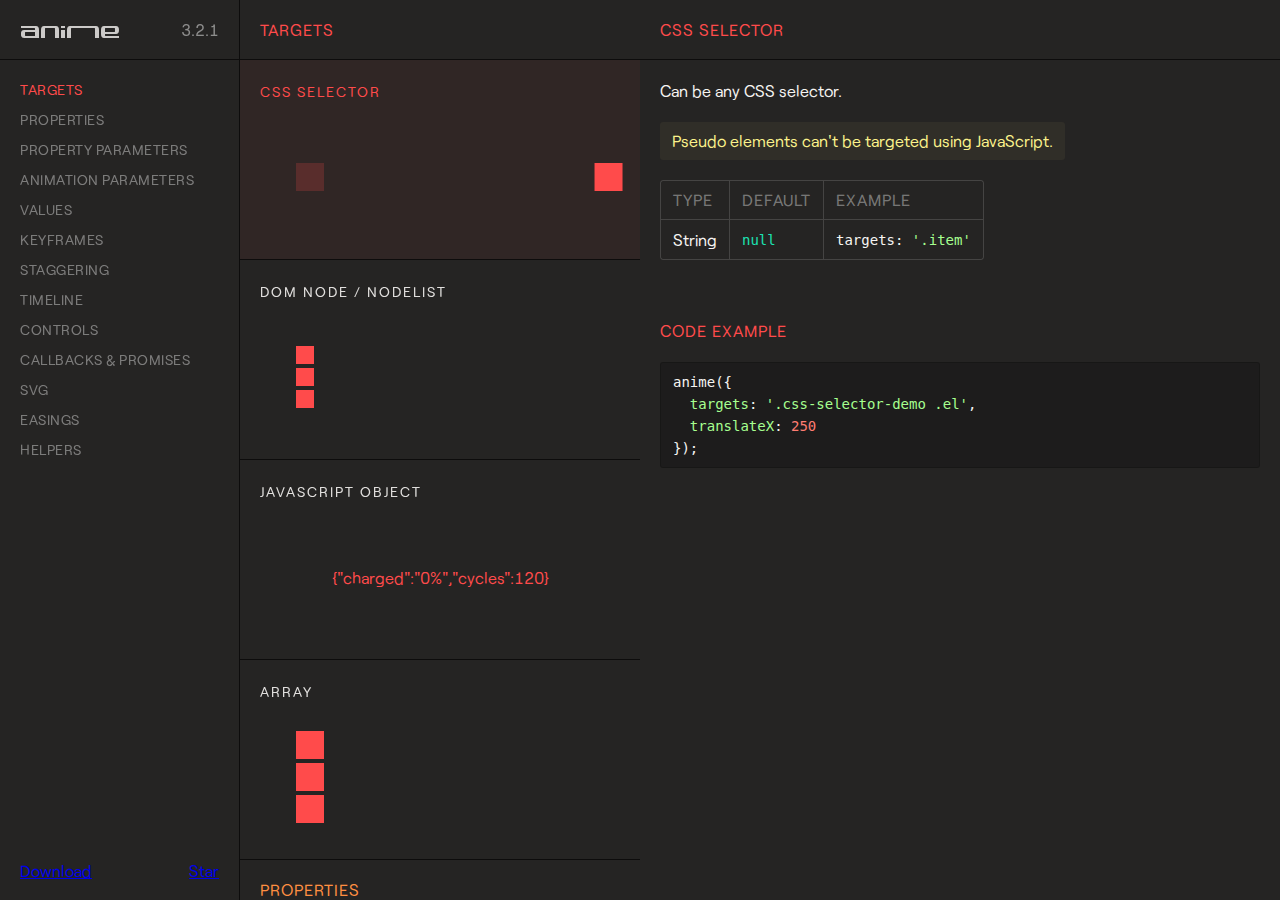
<file: anime-master/documentation/index.html>
<!DOCTYPE html>
<html>
<head>
  <title>Documentation | anime.js</title>
  <meta charset="utf-8">
  <meta name="viewport" content="width=device-width, initial-scale=1, maximum-scale=1">

  <meta property="og:title" content="anime.js">
  <meta property="og:url" content="https://animejs.com">
  <meta property="og:description" content="Javascript animation engine">
  <meta property="og:image" content="https://animejs.com/documentation/assets/img/social-media-image.png">

  <meta name="twitter:card" content="summary_large_image">
  <meta name="twitter:site" content="@juliangarnier">
  <meta name="twitter:creator" content="@juliangarnier">
  <meta name="twitter:title" content="anime.js">
  <meta name="twitter:description" content="Javascript animation engine">
  <meta name="twitter:image" content="https://animejs.com/documentation/assets/img/social-media-image.png">

  <link rel="apple-touch-icon-precomposed" href="assets/img/apple-touch-icon.png">
  <link rel="icon" type="image/png" href="assets/img/favicon.png" >

  <link href="//cloud.typenetwork.com/projects/2160/fontface.css/" rel="stylesheet" type="text/css">

  <link href="assets/css/animejs.css" rel="stylesheet">
  <link href="assets/css/anime-theme.css" rel="stylesheet">
  <link href="assets/css/documentation.css" rel="stylesheet">

  <script src="../lib/anime.min.js"></script>
</head>
<body>
  <div class="content">
    <header class="header">
    <a class="logo" href="https://github.com/juliangarnier/anime/">
      <img class="anime-mini-logo" src="assets/img/anime-mini-logo.svg" />
      <span class="version-number"></span>
    </a>
    </header>
    <section class="pane sidebar">
      <nav class="navigation"></nav>
      <div class="sidebar-info">
        <a class="github-button" href="https://github.com/juliangarnier/anime/archive/master.zip" data-color-scheme="no-preference: dark; light: dark; dark: dark;" data-icon="octicon-cloud-download" aria-label="Download juliangarnier/anime on GitHub">Download</a>
        <a class="github-button" href="https://github.com/juliangarnier/anime" data-color-scheme="no-preference: dark; light: dark; dark: dark;" data-show-count="true" aria-label="Star juliangarnier/anime on GitHub">Star</a>
      </div>
    </section>
    <section class="pane demos">

<!-- TARGETS -->
<article id="targets" class="color-targets">
  <header>
    <h2 class="demos-title">Targets</h2>
  </header>

<div id="cssSelector" class="demo">
  <h3 class="demo-title">CSS Selector</h3>
  <div class="demo-description">
    <p>Can be any CSS selector.</p>
    <p class="bubble warning">Pseudo elements can't be targeted using JavaScript.</p>
    <table>
      <thead>
        <td>Type</td>
        <td>Default</td>
        <td>Example</td>
      </thead>
      <tr>
        <td>String</td>
        <td><code>null</code></td>
        <td><code>targets: '.item'</code></td>
      </tr>
    </table>
  </div>
  <div class="demo-content css-selector-demo">
    <div class="line">
      <div class="square shadow"></div>
      <div class="square el"></div>
    </div>
  </div>
  <script>var cssSelector = function() {
/*DEMO*/
anime({
  targets: '.css-selector-demo .el',
  translateX: 250
});
/*DEMO*/
}
  </script>

</div>

<div id="domNode" class="demo">
  <h3 class="demo-title">DOM Node / NodeList</h3>
  <div class="demo-description">
    <p>
      Can be any DOM Node or NodeList.
    </p>
    <table>
      <thead>
        <td>Type</td>
        <td>Default</td>
        <td>Example</td>
      </thead>
      <tr>
        <td>DOM Node</td>
        <td><code>null</code></td>
        <td><code>targets: el.querySelector('.item')</code></td>
      </tr>
      <tr>
        <td>NodeList</td>
        <td><code>null</code></td>
        <td><code>targets: el.querySelectorAll('.item')</code></td>
      </tr>
    </table>
  </div>
  <div class="demo-content dom-node-demo">
    <div class="line">
      <div class="small square shadow"></div>
      <div class="small square el"></div>
    </div>
    <div class="line">
      <div class="small square shadow"></div>
      <div class="small square el"></div>
    </div>
    <div class="line">
      <div class="small square shadow"></div>
      <div class="small square el"></div>
    </div>
  </div>
  <script>var domNode = function() {
/*DEMO*/
var elements = document.querySelectorAll('.dom-node-demo .el');

anime({
  targets: elements,
  translateX: 270
});
/*DEMO*/
}
  </script>
</div>

<div id="JSobject" class="demo">
  <h3 class="demo-title">JavaScript Object</h3>
  <div class="demo-description">
    <p>
      A JavaScript Object with at least one property containing a numerical value.
    </p>
    <table>
      <thead>
        <td>Type</td>
        <td>Default</td>
        <td>Example</td>
      </thead>
      <tr>
        <td>Object</td>
        <td><code>null</code></td>
        <td><code>targets: myObjectProp</code></td>
      </tr>
    </table>
  </div>
  <div class="demo-content">
    <pre class="battery-log">{"charged":"0%","cycles":120}</pre>
  </div>
  <script>var JSobject = function() {
/*DEMO*/
var logEl = document.querySelector('.battery-log');

var battery = {
  charged: '0%',
  cycles: 120
}

anime({
  targets: battery,
  charged: '100%',
  cycles: 130,
  round: 1,
  easing: 'linear',
  update: function() {
    logEl.innerHTML = JSON.stringify(battery);
  }
});
/*DEMO*/
}
  </script>
<script>
</script>
</div>

<div id="array" class="demo">
  <h3 class="demo-title">Array</h3>
  <div class="demo-description">
    <p>
      An array containing multiple targets.
    </p>
    <p class="bubble info">
      Accepts mixed types. E.g. <code>['.el', domNode, jsObject]</code>
    </p>
    <table>
      <thead>
        <td>Type</td>
        <td>Default</td>
        <td>Example</td>
      </thead>
      <tr>
        <td>Array</td>
        <td><code>null</code></td>
        <td><code>targets: ['.item', el.getElementById('#thing')]</code></td>
      </tr>
    </table>
  </div>
  <div class="demo-content mixed-array-demo">
    <div class="line">
      <div class="square shadow"></div>
      <div class="square el el-01"></div>
    </div>
    <div class="line">
      <div class="square shadow"></div>
      <div class="square el el-02"></div>
    </div>
    <div class="line">
      <div class="square shadow"></div>
      <div class="square el el-03"></div>
    </div>
  </div>
  <script>var array = function() {
/*DEMO*/
var el = document.querySelector('.mixed-array-demo .el-01');

anime({
  targets: [el, '.mixed-array-demo .el-02', '.mixed-array-demo .el-03'],
  translateX: 250
});
/*DEMO*/
}
  </script>

</div>

</article>
<!-- -->

<!-- ANIMATABLE PROPERTIES -->
<article id="properties" class="color-properties">
<header>
  <h2 class="demos-title">Properties</h2>
</header>

<div id="cssProperties" class="demo">
  <h3 class="demo-title">CSS Properties</h3>
  <div class="demo-description">
    <p>
      Any CSS properties can be animated.
    </p>
    <p class="bubble warning">
      Most CSS properties will cause layout changes or repaint, and will result in choppy animation.
      Prioritize opacity and CSS transforms as much as possible.
    </p>
    <p>More details about accepted values in the <a class="color-values" href="#unitlessValue">values</a> section.</p>
    <table>
      <thead>
        <td>Example</td>
        <td>value</td>
      </thead>
      <tr>
        <td><code>opacity</code></td>
        <td><code>.5</code></td>
      </tr>
      <tr>
        <td><code>left</code></td>
        <td><code>'100px'</code></td>
      </tr>
    </table>
  </div>
  <div class="demo-content css-prop-demo">
    <div class="large square shadow"></div>
    <div class="large square el"></div>
  </div>
  <script>var cssProperties = function() {
/*DEMO*/
anime({
  targets: '.css-prop-demo .el',
  left: '240px',
  backgroundColor: '#FFF',
  borderRadius: ['0%', '50%'],
  easing: 'easeInOutQuad'
});
/*DEMO*/
}
  </script>
</div>

<div id="CSStransforms" class="demo">
  <h3 class="demo-title">CSS Transforms</h3>
  <div class="demo-description">
    <p>
      Animate CSS transforms properties individually.
    </p>
    <p class="bubble info">
      It's possible to specify different timing for each transforms properties, more details in the <a class="color-prop-params" href="#specificPropParameters">specific property parameters</a> section.
    </p>
    <p>More details about accepted values in the <a class="color-values" href="#unitlessValue">values</a> section.</p>
    <table>
      <thead>
        <td>Valid properties</td>
        <td>Default unit</td>
      </thead>
      <tr><td><code>'translateX'</code></td><td><code>'px'</code></td></tr>
      <tr><td><code>'translateY'</code></td><td><code>'px'</code></td></tr>
      <tr><td><code>'translateZ'</code></td><td><code>'px'</code></td></tr>
      <tr><td><code>'rotate'</code></td><td><code>'deg'</code></td></tr>
      <tr><td><code>'rotateX'</code></td><td><code>'deg'</code></td></tr>
      <tr><td><code>'rotateY'</code></td><td><code>'deg'</code></td></tr>
      <tr><td><code>'rotateZ'</code></td><td><code>'deg'</code></td></tr>
      <tr><td><code>'scale'</code></td><td><code>—</code></td></tr>
      <tr><td><code>'scaleX'</code></td><td><code>—</code></td></tr>
      <tr><td><code>'scaleY'</code></td><td><code>—</code></td></tr>
      <tr><td><code>'scaleZ'</code></td><td><code>—</code></td></tr>
      <tr><td><code>'skew'</code></td><td><code>'deg'</code></td></tr>
      <tr><td><code>'skewX'</code></td><td><code>'deg'</code></td></tr>
      <tr><td><code>'skewY'</code></td><td><code>'deg'</code></td></tr>
      <tr><td><code>'perspective'</code></td><td><code>'px'</code></td></tr>
    </table>
  </div>
  <div class="demo-content css-transforms-demo">
    <div class="square shadow"></div>
    <div class="square el"></div>
  </div>
  <script>var CSStransforms = function() {
/*DEMO*/
anime({
  targets: '.css-transforms-demo .el',
  translateX: 250,
  scale: 2,
  rotate: '1turn'
});
/*DEMO*/
}
  </script>
</div>

<div id="JSobjProp" class="demo">
  <h3 class="demo-title">Object properties</h3>
  <div class="demo-description">
    <p>
      Any Object property containing a numerical value can be animated.<br>
      More details about accepted values in the <a class="color-values" href="#unitlessValue">values</a> section.
    </p>
    <table>
      <thead>
        <td>Example</td>
        <td>value</td>
      </thead>
      <tr>
        <td><code>prop1</code></td>
        <td><code>50</code></td>
      </tr>
      <tr>
        <td><code>'prop2'</code></td>
        <td><code>'100%'</code></td>
      </tr>
    </table>
  </div>
  <div class="demo-content">
    <pre class="js-object-log">{"prop1":0,"prop2":"0%"}</pre>
  </div>
  <script>var JSobjProp = function() {
/*DEMO*/
var objPropLogEl = document.querySelector('.js-object-log');

var myObject = {
  prop1: 0,
  prop2: '0%'
}

anime({
  targets: myObject,
  prop1: 50,
  prop2: '100%',
  easing: 'linear',
  round: 1,
  update: function() {
    objPropLogEl.innerHTML = JSON.stringify(myObject);
  }
});
/*DEMO*/
}
  </script>
</div>

<div id="domAttr" class="demo">
  <h3 class="demo-title">DOM Attributes</h3>
  <div class="demo-description">
    <p>
      Any DOM Attributes containing a numerical value can be animated.<br>
      More details about accepted values in the <a class="color-values" href="#unitlessValue">values</a> section.
    </p>
    <table>
      <thead>
        <td>Example</td>
        <td>value</td>
      </thead>
      <tr>
        <td><code>value</code></td>
        <td><code>1000</code></td>
      </tr>
      <tr>
        <td><code>volume</code></td>
        <td><code>0</code></td>
      </tr>
      <tr>
        <td><code>data-custom</code></td>
        <td><code>'3 dogs'</code></td>
      </tr>
    </table>
  </div>
  <div class="demo-content dom-attribute-demo">
    <input class="el text-output" value="0"></input>
  </div>
  <script>var domAttr = function() {
/*DEMO*/
anime({
  targets: '.dom-attribute-demo input',
  value: [0, 1000],
  round: 1,
  easing: 'easeInOutExpo'
});
/*DEMO*/
}
  </script>
</div>

<div id="svgAttr" class="demo">
  <h3 class="demo-title">SVG Attributes</h3>
  <div class="demo-description">
    <p>
      Like any other <a class="color-properties" href="#domAttr">DOM attributes</a>, all SVG attributes containing at least one numerical value can be animated.<br>
      More details about accepted values in the <a class="color-values" href="#unitlessValue">values</a> section and SVG animation in the <a class="color-svg" href="#motionPath">SVG</a> section.
    </p>
    <table>
      <thead>
        <td>Example</td>
        <td>value</td>
      </thead>
      <tr>
        <td><code>points</code></td>
        <td><code>'64 68.64 8.574 100 63.446 67.68 64 4 64.554 67.68 119.426 100'</code></td>
      </tr>
      <tr>
        <td><code>scale</code></td>
        <td><code>1</code></td>
      </tr>
      <tr>
        <td><code>baseFrequency</code></td>
        <td><code>0</code></td>
      </tr>
    </table>
  </div>
  <div class="demo-content align-center svg-attributes-demo">
<svg width="128" height="128" viewBox="0 0 128 128">
  <filter id="displacementFilter">
    <feTurbulence type="turbulence" baseFrequency=".05" numOctaves="2" result="turbulence"/>
    <feDisplacementMap in2="turbulence" in="SourceGraphic" scale="15" xChannelSelector="R" yChannelSelector="G"/>
  </filter>
  <polygon points="64 68.64 8.574 100 63.446 67.68 64 4 64.554 67.68 119.426 100" style="filter: url(#displacementFilter)" fill="currentColor"/>
</svg>
  </div>
  <script>var svgAttr = function() {
  // Needed to reset demo
  var polyEl = document.querySelector('.svg-attributes-demo polygon');
  var feTurbulenceEl = document.querySelector('feTurbulence');
  var feDisplacementMap = document.querySelector('feDisplacementMap');
  polyEl.setAttribute('points', '64 68.64 8.574 100 63.446 67.68 64 4 64.554 67.68 119.426 100');
  feTurbulenceEl.setAttribute('baseFrequency', '.05');
  feDisplacementMap.setAttribute('scale', '15');
/*DEMO*/
anime({
  targets: ['.svg-attributes-demo polygon', 'feTurbulence', 'feDisplacementMap'],
  points: '64 128 8.574 96 8.574 32 64 0 119.426 32 119.426 96',
  baseFrequency: 0,
  scale: 1,
  loop: true,
  direction: 'alternate',
  easing: 'easeInOutExpo'
});
/*DEMO*/
}
  </script>

</div>

</article>
<!-- -->

<!-- PROPERTY PARAMETERS -->
<article id="propertyParameters" class="color-prop-params">
  <header>
    <h2 class="demos-title">Property parameters</h2>
  </header>

<div id="duration" class="demo">
  <h3 class="demo-title">Duration</h3>
  <div class="demo-description">
    <p>
      Defines the duration in milliseconds of the animation.
    </p>
    <table>
      <thead>
        <td>Type</td>
        <td>Default</td>
        <td>Example</td>
      </thead>
      <tr>
        <td>Number</td>
        <td><code>1000</code></td>
        <td><code>3000</code></td>
      </tr>
      <tr>
        <td>anime.stagger</td>
        <td>See <a class="color-staggering" href="#staggeringBasics">staggering</a> section</td>
        <td><code>anime.stagger(150)</code></td>
      </tr>
      <tr>
        <td>Function</td>
        <td>See <a class="color-prop-params" href="#functionBasedParameters">function based parameters</a> section</td>
        <td><code>(el, i) => i * 150</code></td>
      </tr>
    </table>
  </div>
  <div class="demo-content duration-demo">
    <div class="label">3000 ms</div>
    <div class="square shadow"></div>
    <div class="square el"></div>
  </div>
  <script>var duration = function() {
/*DEMO*/
anime({
  targets: '.duration-demo .el',
  translateX: 250,
  duration: 3000
});
/*DEMO*/
}
  </script>
</div>

<div id="delay" class="demo">
  <h3 class="demo-title">Delay</h3>
  <div class="demo-description">
    <p>
      Defines the delay in milliseconds of the animation.
    </p>
    <table>
      <thead>
        <td>Type</td>
        <td>Default</td>
        <td>Example</td>
      </thead>
      <tr>
        <td>Number</td>
        <td><code>0</code></td>
        <td><code>1000</code></td>
      </tr>
      <tr>
        <td>anime.stagger</td>
        <td>See <a class="color-staggering" href="#staggeringBasics">staggering</a> section</td>
        <td><code>anime.stagger(150)</code></td>
      </tr>
      <tr>
        <td>Function</td>
        <td>See <a class="color-prop-params" href="#functionBasedParameters">function based parameters</a> section</td>
        <td><code>(el, i) => i * 150</code></td>
      </tr>
    </table>
  </div>
  <div class="demo-content delay-demo">
    <div class="label">1000 ms</div>
    <div class="square shadow"></div>
    <div class="square el"></div>
  </div>
  <script>var delay = function() {
/*DEMO*/
anime({
  targets: '.delay-demo .el',
  translateX: 250,
  delay: 1000
});
/*DEMO*/
}
  </script>
</div>

<div id="endDelay" class="demo">
  <h3 class="demo-title">end delay</h3>
  <div class="demo-description">
    <p>
      Adds some extra time in milliseconds at the end of the animation.
    </p>
    <table>
      <thead>
        <td>Type</td>
        <td>Default</td>
        <td>Example</td>
      </thead>
      <tr>
        <td>Number</td>
        <td><code>0</code></td>
        <td><code>1000</code></td>
      </tr>
      <tr>
        <td>anime.stagger</td>
        <td>See <a class="color-staggering" href="#staggeringBasics">staggering</a> section</td>
        <td><code>anime.stagger(150)</code></td>
      </tr>
      <tr>
        <td>Function</td>
        <td>See <a class="color-prop-params" href="#functionBasedParameters">function based parameters</a> section</td>
        <td><code>(el, i) => i * 150</code></td>
      </tr>
    </table>
  </div>
  <div class="demo-content end-delay-demo">
    <div class="label">1000 ms</div>
    <div class="square shadow"></div>
    <div class="square el"></div>
  </div>
  <script>var endDelay = function() {
/*DEMO*/
anime({
  targets: '.end-delay-demo .el',
  translateX: 250,
  endDelay: 1000,
  direction: 'alternate'
});
/*DEMO*/
}
  </script>

</div>

<div id="easing" class="demo">
  <h3 class="demo-title">Easing</h3>
  <div class="demo-description">
    <p>
      Defines the timing function of the animation.
    </p>
    <p class="bubble info">
      Check out the <a class="color-easings" href="#linearEasing">easings</a> section for a complete list of available easing and parameters.
    </p>
    <table>
      <thead>
        <td>Type</td>
        <td>Default</td>
        <td>Example</td>
      </thead>
      <tr>
        <td>String</td>
        <td><code>'easeOutElastic(1, .5)'</code></td>
        <td><code>easing: 'easeInOutQuad'</code></td>
      </tr>
    </table>
  </div>
  <div class="demo-content easing-demo">
    <div class="label">easeInOutExpo</div>
    <div class="square shadow"></div>
    <div class="square el"></div>
  </div>
  <script>var easing = function() {
/*DEMO*/
anime({
  targets: '.easing-demo .el',
  translateX: 250,
  easing: 'easeInOutExpo'
});
/*DEMO*/
}
  </script>

</div>

<div id="round" class="demo">
  <h3 class="demo-title">Round</h3>
  <div class="demo-description">
    <p>
      Rounds up the value to x decimals.
    </p>
    <table>
      <thead>
        <td>Type</td>
        <td>Default</td>
        <td>Example</td>
      </thead>
      <tr>
        <td>Number</td>
        <td><code>0</code></td>
        <td><code>round: 10</code></td>
      </tr>
    </table>
  </div>
  <div class="demo-content">
    <pre class="round-log">0</pre>
  </div>
  <script>var round = function() {
/*DEMO*/
var roundLogEl = document.querySelector('.round-log');

anime({
  targets: roundLogEl,
  innerHTML: [0, 10000],
  easing: 'linear',
  round: 10 // Will round the animated value to 1 decimal
});
/*DEMO*/
}
  </script>
</div>

<div id="specificPropParameters" class="demo">
  <h3 class="demo-title">Specific property parameters</h3>
  <div class="demo-description">
    <p>
      Defines specific parameters to each property of the animation using an Object as value.<br>
      Other properties that aren't specified in the Object are inheritted from the main animation.
    </p>
    <table>
      <thead>
        <td>Type</td>
        <td>Example</td>
      </thead>
      <tr>
        <td>Object</td>
<td><code>rotate: {
  value: 360,
  duration: 1800,
  easing: 'easeInOutSine'
}</code></td>
      </tr>
    </table>
  </div>
  <div class="demo-content specific-prop-params-demo">
    <div class="square shadow"></div>
    <div class="square el"></div>
  </div>
  <script>var specificPropParameters = function() {
/*DEMO*/
anime({
  targets: '.specific-prop-params-demo .el',
  translateX: {
    value: 250,
    duration: 800
  },
  rotate: {
    value: 360,
    duration: 1800,
    easing: 'easeInOutSine'
  },
  scale: {
    value: 2,
    duration: 1600,
    delay: 800,
    easing: 'easeInOutQuart'
  },
  delay: 250 // All properties except 'scale' inherit 250ms delay
});
/*DEMO*/
}
  </script>

</div>

<div id="functionBasedParameters" class="demo">
  <h3 class="demo-title">Function based parameters</h3>
  <div class="demo-description">
    <p>
      Get different values for every target and property of the animation.
    </p>
    <p>
      The function accepts 3 arguments:
    </p>
    <table>
      <thead>
        <td>Arguments</td>
        <td>Infos</td>
      </thead>
      <tr>
        <td><code>target</code></td>
        <td>The curent animated targeted element</td>
      </tr>
      <tr>
        <td><code>index</code></td>
        <td>The index of the animated targeted element</td>
      </tr>
      <tr>
        <td><code>targetsLength</code></td>
        <td>The total number of animated targets</td>
      </tr>
    </table>
    <p class="bubble info">
      See <a class="color-staggering" href="#staggeringBasics">staggering</a> section for easier values manipulation.
    </p>
  </div>
  <div class="demo-content function-based-params-demo">
    <div class="line">
      <div class="small label">delay = 0 * 100</div>
      <div class="small square shadow"></div>
      <div class="small square el"></div>
    </div>
    <div class="line">
      <div class="small label">delay = 1 * 100</div>
      <div class="small square shadow"></div>
      <div class="small square el"></div>
    </div>
    <div class="line">
      <div class="small label">delay = 2 * 100</div>
      <div class="small square shadow"></div>
      <div class="small square el"></div>
    </div>
  </div>
  <script>var functionBasedParameters = function() {
/*DEMO*/
anime({
  targets: '.function-based-params-demo .el',
  translateX: 270,
  direction: 'alternate',
  loop: true,
  delay: function(el, i, l) {
    return i * 100;
  },
  endDelay: function(el, i, l) {
    return (l - i) * 100;
  }
});
/*DEMO*/
}
  </script>

</div>

</article>
<!-- -->

<!-- ANIMATION PARAMETERS -->
<article id="animationParameters" class="color-anim-params">
  <header>
    <h2 class="demos-title">Animation parameters</h2>
  </header>

<div id="direction" class="demo">
  <h3 class="demo-title">Direction</h3>
  <div class="demo-description">
    <p>
      Defines the direction of the animation.
    </p>
    <table>
      <thead>
        <td>Accepts</td>
        <td>Infos</td>
      </thead>
      <tr>
        <td><code>'normal'</code></td>
        <td>Animation progress goes from 0 to 100%</td>
      </tr>
      <tr>
        <td><code>'reverse'</code></td>
        <td>Animation progress goes from 100% to 0%</td>
      </tr>
      <tr>
        <td><code>'alternate'</code></td>
        <td>Animation progress goes from 0% to 100% then goes back to 0%</td>
      </tr>
    </table>
  </div>
  <div class="demo-content">
    <div class="line">
      <div class="label">normal</div>
      <div class="square shadow"></div>
      <div class="square el dir-normal"></div>
    </div>
    <div class="line">
      <div class="label">reverse</div>
      <div class="square shadow"></div>
      <div class="square el dir-reverse"></div>
    </div>
    <div class="line">
      <div class="label">alternate</div>
      <div class="square shadow"></div>
      <div class="square el dir-alternate"></div>
    </div>
  </div>
  <script>var direction = function() {
/*DEMO*/
anime({
  targets: '.dir-normal',
  translateX: 250,
  easing: 'easeInOutSine'
});

anime({
  targets: '.dir-reverse',
  translateX: 250,
  direction: 'reverse',
  easing: 'easeInOutSine'
});

anime({
  targets: '.dir-alternate',
  translateX: 250,
  direction: 'alternate',
  easing: 'easeInOutSine'
});
/*DEMO*/
}
  </script>

</div>

<div id="loop" class="demo">
  <h3 class="demo-title">Loop</h3>
  <div class="demo-description">
    <p>
      Defines the number of iterations of your animation.
    </p>
    <table>
      <thead>
        <td>Accepts</td>
        <td>Infos</td>
      </thead>
      <tr>
        <td><code>Number</code></td>
        <td>The number of iterations</td>
      </tr>
      <tr>
        <td><code>true</code></td>
        <td>Loop indefinitely</td>
      </tr>
    </table>
  </div>
  <div class="demo-content">
    <div class="line">
      <div class="small label">normal 3 times</div>
      <div class="small square shadow"></div>
      <div class="small square el loop"></div>
    </div>
    <div class="line">
      <div class="small label">reverse 3 times</div>
      <div class="small square shadow"></div>
      <div class="small square el loop-reverse"></div>
    </div>
    <div class="line">
      <div class="small label">alternate 3 times</div>
      <div class="small square shadow"></div>
      <div class="small square el loop-alternate"></div>
    </div>
    <div class="line">
      <div class="small label">normal inifinite</div>
      <div class="small square shadow"></div>
      <div class="small square el loop-infinity"></div>
    </div>
    <div class="line">
      <div class="small label">inifinite reverse</div>
      <div class="small square shadow"></div>
      <div class="small square el loop-reverse-infinity"></div>
    </div>
    <div class="line">
      <div class="small label">inifinite alternate</div>
      <div class="small square shadow"></div>
      <div class="small square el loop-alternate-infinity"></div>
    </div>
  </div>
  <script>var loop = function() {
/*DEMO*/
anime({
  targets: '.loop',
  translateX: 270,
  loop: 3,
  easing: 'easeInOutSine'
});

anime({
  targets: '.loop-infinity',
  translateX: 270,
  loop: true,
  easing: 'easeInOutSine'
});

anime({
  targets: '.loop-reverse',
  translateX: 270,
  loop: 3,
  direction: 'reverse',
  easing: 'easeInOutSine'
});

anime({
  targets: '.loop-reverse-infinity',
  translateX: 270,
  direction: 'reverse',
  loop: true,
  easing: 'easeInOutSine'
});

anime({
  targets: '.loop-alternate',
  translateX: 270,
  loop: 3,
  direction: 'alternate',
  easing: 'easeInOutSine'
});

anime({
  targets: '.loop-alternate-infinity',
  translateX: 270,
  direction: 'alternate',
  loop: true,
  easing: 'easeInOutSine'
});
/*DEMO*/
}
  </script>
</div>

<div id="autoplay" class="demo">
  <h3 class="demo-title">Autoplay</h3>
  <div class="demo-description">
    <p>
      Defines if the animation should automatically starts or not.
    </p>
    <table>
      <thead>
        <td>Accepts</td>
        <td>Infos</td>
      </thead>
      <tr>
        <td><code>true</code></td>
        <td>Automatically starts the animation</td>
      </tr>
      <tr>
        <td><code>false</code></td>
        <td>Animation is paused by default</td>
      </tr>
    </table>
  </div>
  <div class="demo-content">
    <div class="line">
      <div class="label">autoplay: true</div>
      <div class="square shadow"></div>
      <div class="square el autoplay-true"></div>
    </div>
    <div class="line">
      <div class="label">autoplay: false</div>
      <div class="square shadow"></div>
      <div class="square el autoplay-false"></div>
    </div>
  </div>
  <script>var autoplay = function() {
/*DEMO*/
anime({
  targets: '.autoplay-true',
  translateX: 250,
  autoplay: true,
  easing: 'easeInOutSine'
});

anime({
  targets: '.autoplay-false',
  translateX: 250,
  autoplay: false,
  easing: 'easeInOutSine'
});
/*DEMO*/
}
  </script>
</div>

</article>
<!-- -->

<!-- VALUES -->
<article id="values" class="color-values">
<header>
  <h2 class="demos-title">Values</h2>
</header>

<div id="unitlessValue" class="demo">
  <h3 class="demo-title">Unitless</h3>
  <div class="demo-description">
    <p>
      If the original value has a unit, it will be automatically added to the animated value.
    </p>
    <table>
      <thead>
        <td>Type</td>
        <td>Example</td>
      </thead>
      <tr>
        <td>Number</td>
        <td><code>translateX: 250</code></td>
      </tr>
    </table>
  </div>
  <div class="demo-content unitless-values-demo">
    <div class="circle shadow"></div>
    <div class="circle el"></div>
  </div>
  <script>var unitlessValue = function() {
/*DEMO*/
anime({
  targets: '.unitless-values-demo .el',
  translateX: 250, // -> '250px'
  rotate: 540 // -> '540deg'
});
/*DEMO*/
}
  </script>

</div>

<div id="specificUnitValue" class="demo">
  <h3 class="demo-title">Specific unit</h3>
  <div class="demo-description">
    <p>
      Forces the animation to use a certain unit and will automatically convert the initial target value.
    </p>
    <p class="bubble warning">
      Conversion accuracy can vary depending of the unit used.<br>
      You can also define the initial value of the animation directly using an array, see the <a href="#fromToValues" class="color-values">from to values</a> section.
    </p>
    <table>
      <thead>
        <td>Type</td>
        <td>Example</td>
      </thead>
      <tr>
        <td>String</td>
        <td><code>width: '100%'</code></td>
      </tr>
    </table>
  </div>
  <div class="demo-content specific-unit-values-demo">
    <div class="square shadow"></div>
    <div class="square el"></div>
  </div>
  <script>var specificUnitValue = function() {
/*DEMO*/
anime({
  targets: '.specific-unit-values-demo .el',
  width: '100%', // -> from '28px' to '100%',
  easing: 'easeInOutQuad',
  direction: 'alternate',
  loop: true
});
/*DEMO*/
}
  </script>

</div>

<div id="relativeValues" class="demo">
  <h3 class="demo-title">Relative</h3>
  <div class="demo-description">
    <p>
      Adds, substracts or multiplies the original value.
    </p>
    <table>
      <thead>
        <td>Accepts</td>
        <td>Effect</td>
        <td>Example</td>
      </thead>
      <tr>
        <td><code>'+='</code></td>
        <td>Add</td>
        <td><code>'+=100'</code></td>
      </tr>
      <tr>
        <td><code>'-='</code></td>
        <td>Substract</td>
        <td><code>'-=2turn'</code></td>
      </tr>
      <tr>
        <td><code>'*='</code></td>
        <td>Multiply</td>
        <td><code>'*=10'</code></td>
      </tr>
    </table>
  </div>
  <div class="demo-content">
    <div class="circle shadow"></div>
    <div class="circle el relative-values"></div>
  </div>
  <script>var relativeValues = function() {
/*DEMO*/
var relativeEl = document.querySelector('.el.relative-values');
relativeEl.style.transform = 'translateX(100px)';

anime({
  targets: '.el.relative-values',
  translateX: {
    value: '*=2.5', // 100px * 2.5 = '250px'
    duration: 1000
  },
  width: {
    value: '-=20px', // 28 - 20 = '8px'
    duration: 1800,
    easing: 'easeInOutSine'
  },
  rotate: {
    value: '+=2turn', // 0 + 2 = '2turn'
    duration: 1800,
    easing: 'easeInOutSine'
  },
  direction: 'alternate'
});
/*DEMO*/
}
  </script>

</div>

<div id="colors" class="demo">
  <h3 class="demo-title">Colors</h3>
  <div class="demo-description">
    <p>
      <i>anime.js</i> accepts and converts Hexadecimal, RGB, RGBA, HSL, and HSLA color values.
    </p>
    <p class="bubble warning">
      CSS color codes ( e.g. : <code>'red', 'yellow', 'aqua'</code> ) are not supported.
    </p>
    <table>
      <thead>
        <td>Accepts</td>
        <td>Example</td>
      </thead>
      <tr>
        <td>Hexadecimal</td>
        <td><code>'#FFF'</code> or <code>'#FFFFFF'</code></td>
      </tr>
      <tr>
        <td>RGB</td>
        <td><code>'rgb(255, 255, 255)'</code></td>
      </tr>
      <tr>
        <td>RGBA</td>
        <td><code>'rgba(255, 255, 255, .2)'</code></td>
      </tr>
      <tr>
        <td>HSL</td>
        <td><code>'hsl(0, 100%, 100%)'</code></td>
      </tr>
      <tr>
        <td>HSLA</td>
        <td><code>'hsla(0, 100%, 100%, .2)'</code></td>
      </tr>
    </table>
  </div>
  <div class="demo-content colors-demo">
    <div class="line">
      <div class="small label">HEX</div>
      <div class="small circle shadow"></div>
      <div class="small circle el color-hex"></div>
    </div>
    <div class="line">
      <div class="small label">RGB</div>
      <div class="small circle shadow"></div>
      <div class="small circle el color-rgb"></div>
    </div>
    <div class="line">
      <div class="small label">HSL</div>
      <div class="small circle shadow"></div>
      <div class="small circle el color-hsl"></div>
    </div>
    <div class="line">
      <div class="small label">RGBA</div>
      <div class="small circle shadow"></div>
      <div class="small circle el color-rgba"></div>
    </div>
    <div class="line">
      <div class="small label">HSLA</div>
      <div class="small circle shadow"></div>
      <div class="small circle el color-hsla"></div>
    </div>
  </div>
  <script>var colors = function() {
/*DEMO*/
var colorsExamples = anime.timeline({
  endDelay: 1000,
  easing: 'easeInOutQuad',
  direction: 'alternate',
  loop: true
})
.add({ targets: '.color-hex',  background: '#FFF' }, 0)
.add({ targets: '.color-rgb',  background: 'rgb(255,255,255)' }, 0)
.add({ targets: '.color-hsl',  background: 'hsl(0, 100%, 100%)' }, 0)
.add({ targets: '.color-rgba', background: 'rgba(255,255,255, .2)' }, 0)
.add({ targets: '.color-hsla', background: 'hsla(0, 100%, 100%, .2)' }, 0)
.add({ targets: '.colors-demo .el', translateX: 270 }, 0);
/*DEMO*/
}
  </script>

</div>

<div id="fromToValues" class="demo">
  <h3 class="demo-title">From To</h3>
  <div class="demo-description">
    <p>
      Forces the animation to start at a specified value.
    </p>
    <table>
      <thead>
        <td>Type</td>
        <td>Example</td>
      </thead>
      <tr>
        <td><code>Array</code></td>
        <td><code>['50%', '100%']</code></td>
      </tr>
    </table>
  </div>
  <div class="demo-content">
    <div class="circle shadow"></div>
    <div class="circle el from-to-values"></div>
  </div>
  <script>var fromToValues = function() {
/*DEMO*/
anime({
  targets: '.el.from-to-values',
  translateX: [100, 250], // from 100 to 250
  delay: 500,
  direction: 'alternate',
  loop: true
});
/*DEMO*/
}
  </script>

</div>

<div id="functionBasedPropVal" class="demo">
  <h3 class="demo-title">Function based values</h3>
  <div class="demo-description">
    <p>
      Get different values for every target and property of the animation.
    </p>
    <p>
      The function accepts 3 arguments:
    </p>
    <table>
      <thead>
        <td>Arguments</td>
        <td>Infos</td>
      </thead>
      <tr>
        <td><code>target</code></td>
        <td>The curently animated targeted element</td>
      </tr>
      <tr>
        <td><code>index</code></td>
        <td>The index of the animated targeted element</td>
      </tr>
      <tr>
        <td><code>targetsLength</code></td>
        <td>The total number of animated targets</td>
      </tr>
    </table>
  </div>
  <div class="demo-content function-based-values-demo">
    <div class="line">
      <div class="small circle shadow"></div>
      <div data-x="170" class="small circle el"></div>
    </div>
    <div class="line">
      <div class="small circle shadow"></div>
      <div data-x="80" class="small circle el"></div>
    </div>
    <div class="line">
      <div class="small circle shadow"></div>
      <div data-x="270" class="small circle el"></div>
    </div>
  </div>
  <script>var functionBasedPropVal = function() {
/*DEMO*/
anime({
  targets: '.function-based-values-demo .el',
  translateX: function(el) {
    return el.getAttribute('data-x');
  },
  translateY: function(el, i) {
    return 50 + (-50 * i);
  },
  scale: function(el, i, l) {
    return (l - i) + .25;
  },
  rotate: function() { return anime.random(-360, 360); },
  borderRadius: function() { return ['50%', anime.random(10, 35) + '%']; },
  duration: function() { return anime.random(1200, 1800); },
  delay: function() { return anime.random(0, 400); },
  direction: 'alternate',
  loop: true
});
/*DEMO*/
}
  </script>

</div>

</article>
<!-- -->

<!-- KEYFRAMES -->
<article id="keyframes" class="color-keyframes">
<header>
  <h2 class="demos-title">Keyframes</h2>
</header>

<div id="animationKeyframes" class="demo">
  <h3 class="demo-title">Animation keyframes</h3>
  <div class="demo-description">
    <p>
      Animation keyframes are defined using an Array, within the <code>keyframes</code> property.
    </p>
    <p class="bubble info">
      If there is no duration specified inside the keyframes, each keyframe duration will be equal to the animation's total duration divided by the number of keyframes.
    </p>
    <table>
      <thead>
        <td>Type</td>
        <td>Example</td>
      </thead>
      <tr>
        <td><code>Array</code></td>
        <td><code>[
  {value: 100, easing: 'easeOutExpo'},
  {value: 200, delay: 500},
  {value: 300, duration: 1000}
]</code></td>
      </tr>
    </table>
  </div>
  <div class="demo-content animation-keyframes-demo">
    <div class="circle shadow"></div>
    <div class="circle el keyframes"></div>
  </div>
  <script>var animationKeyframes = function() {
/*DEMO*/
anime({
  targets: '.animation-keyframes-demo .el',
  keyframes: [
    {translateY: -40},
    {translateX: 250},
    {translateY: 40},
    {translateX: 0},
    {translateY: 0}
  ],
  duration: 4000,
  easing: 'easeOutElastic(1, .8)',
  loop: true
});
/*DEMO*/
}
  </script>
</div>

<div id="propertyKeyframes" class="demo">
  <h3 class="demo-title">Property keyframes</h3>
  <div class="demo-description">
    <p>
      Similar to <a class="color-keyframes" href="#animationKeyframes">animation keyframes</a>, property keyframes are defined using an Array of property Object. Property keyframes allow overlapping animations since each property have its own keyframes array.
    </p>
    <p class="bubble info">
      If there is no duration specified inside the keyframes, each keyframe duration will be equal to the animation's total duration divided by the number of keyframes.
    </p>
    <table>
      <thead>
        <td>Type</td>
        <td>Example</td>
      </thead>
      <tr>
        <td><code>Array</code></td>
        <td><code>[
  {value: 100, easing: 'easeOutExpo'},
  {value: 200, delay: 500},
  {value: 300, duration: 1000}
]</code></td>
      </tr>
    </table>
  </div>
  <div class="demo-content property-keyframes-demo">
    <div class="circle shadow"></div>
    <div class="circle el keyframes"></div>
  </div>
  <script>var propertyKeyframes = function() {
/*DEMO*/
anime({
  targets: '.property-keyframes-demo .el',
  translateX: [
    { value: 250, duration: 1000, delay: 500 },
    { value: 0, duration: 1000, delay: 500 }
  ],
  translateY: [
    { value: -40, duration: 500 },
    { value: 40, duration: 500, delay: 1000 },
    { value: 0, duration: 500, delay: 1000 }
  ],
  scaleX: [
    { value: 4, duration: 100, delay: 500, easing: 'easeOutExpo' },
    { value: 1, duration: 900 },
    { value: 4, duration: 100, delay: 500, easing: 'easeOutExpo' },
    { value: 1, duration: 900 }
  ],
  scaleY: [
    { value: [1.75, 1], duration: 500 },
    { value: 2, duration: 50, delay: 1000, easing: 'easeOutExpo' },
    { value: 1, duration: 450 },
    { value: 1.75, duration: 50, delay: 1000, easing: 'easeOutExpo' },
    { value: 1, duration: 450 }
  ],
  easing: 'easeOutElastic(1, .8)',
  loop: true
});
/*DEMO*/
}
  </script>
</div>

</article>
<!-- -->

<!-- STAGGERING -->
<article id="staggering" class="color-staggering">
<header>
  <h2 class="demos-title">Staggering</h2>
</header>

<div id="staggeringBasics" class="demo">
  <h3 class="demo-title">Staggering basics</h3>
  <div class="demo-description">
    <p>
      Staggering allows you to animate multiple elements with <a href="https://en.wikipedia.org/wiki/Follow_through_and_overlapping_action">follow through and overlapping action</a>.
    </p>
    <pre><code>anime.stagger(value, options)</code></pre>
    <table>
      <thead>
        <td>Arguments</td>
        <td>Type</td>
        <td>Info</td>
        <td>Required</td>
      </thead>
      <tr>
        <td>Value</td>
        <td><code>Number</code>, <code>String</code>, <code>Array</code></td>
        <td>The manipulated value(s)</td>
        <td>Yes</td>
      </tr>
      <tr>
        <td>Options</td>
        <td><code>Object</code></td>
        <td>Stagger parameters</td>
        <td>No</td>
      </tr>
    </table>
  </div>
  <div class="demo-content basic-staggering-demo">
    <div class="line">
      <div class="label">delay = (100 * 0) ms</div>
      <div class="small square shadow"></div>
      <div class="small square el"></div>
    </div>
    <div class="line">
      <div class="label">delay = (100 * 1) ms</div>
      <div class="small square shadow"></div>
      <div class="small square el"></div>
    </div>
    <div class="line">
      <div class="label">delay = (100 * 2) ms</div>
      <div class="small square shadow"></div>
      <div class="small square el"></div>
    </div>
    <div class="line">
      <div class="label">delay = (100 * 3) ms</div>
      <div class="small square shadow"></div>
      <div class="small square el"></div>
    </div>
    <div class="line">
      <div class="label">delay = (100 * 4) ms</div>
      <div class="small square shadow"></div>
      <div class="small square el"></div>
    </div>
    <div class="line">
      <div class="label">delay = (100 * 5) ms</div>
      <div class="small square shadow"></div>
      <div class="small square el"></div>
    </div>
  </div>
  <script>var staggeringBasics = function() {
/*DEMO*/
anime({
  targets: '.basic-staggering-demo .el',
  translateX: 270,
  delay: anime.stagger(100) // increase delay by 100ms for each elements.
});
/*DEMO*/
}
  </script>
</div>

<div id="staggeringStartValue" class="demo">
  <h3 class="demo-title">Start value</h3>
  <div class="demo-description">
    <p>
      Starts the staggering effect from a specific value.
    </p>
    <pre><code>anime.stagger(value, {start: startValue})</code></pre>
    <table>
      <thead>
        <td>Types</td>
        <td>Info</td>
      </thead>
      <tr>
        <td><code>Number</code>, <code>String</code>
        <td>Same as propety values, see <a href="#unitlessValue" class="color-values">values section</a></td>
      </tr>
    </table>
  </div>
  <div class="demo-content staggering-start-value-demo">
    <div class="line">
      <div class="label">delay = 500 + (100 * 0) ms</div>
      <div class="small square shadow"></div>
      <div class="small square el"></div>
    </div>
    <div class="line">
      <div class="label">delay = 500 + (100 * 1) ms</div>
      <div class="small square shadow"></div>
      <div class="small square el"></div>
    </div>
    <div class="line">
      <div class="label">delay = 500 + (100 * 2) ms</div>
      <div class="small square shadow"></div>
      <div class="small square el"></div>
    </div>
    <div class="line">
      <div class="label">delay = 500 + (100 * 3) ms</div>
      <div class="small square shadow"></div>
      <div class="small square el"></div>
    </div>
    <div class="line">
      <div class="label">delay = 500 + (100 * 4) ms</div>
      <div class="small square shadow"></div>
      <div class="small square el"></div>
    </div>
    <div class="line">
      <div class="label">delay = 500 + (100 * 5) ms</div>
      <div class="small square shadow"></div>
      <div class="small square el"></div>
    </div>
  </div>
  <script>var staggeringStartValue = function() {
/*DEMO*/
anime({
  targets: '.staggering-start-value-demo .el',
  translateX: 270,
  delay: anime.stagger(100, {start: 500}) // delay starts at 500ms then increase by 100ms for each elements.
});
/*DEMO*/
}
  </script>
</div>

<div id="rangeValueStaggering" class="demo">
  <h3 class="demo-title">Range value</h3>
  <div class="demo-description">
    <p>
      Distributes evenly values between two numbers.
    </p>
    <pre><code>anime.stagger([startValue, endValue])</code></pre>
    <table>
      <thead>
        <td>Type</td>
        <td>Info</td>
      </thead>
      <tr>
        <td><code>'easingName'</code></td>
        <td>All valid easing names are accepted, see <a href="#easings" class="color-easings">easings section</a></td>
      </tr>
      <tr>
        <td><code>function(i)</code></td>
        <td>Custom easing function, see <a href="#customEasing" class="color-easings">custom easings section</a></td>
      </tr>
    </table>
  </div>
  <div class="demo-content range-value-staggering-demo">
    <div class="line">
      <div class="label">rotate = -360 + ((360 - (-360)) / 5) * 0</div>
      <div class="small square shadow"></div>
      <div class="small square el"></div>
    </div>
    <div class="line">
      <div class="label">rotate = -360 + ((360 - (-360)) / 5) * 1</div>
      <div class="small square shadow"></div>
      <div class="small square el"></div>
    </div>
    <div class="line">
      <div class="label">rotate = -360 + ((360 - (-360)) / 5) * 2</div>
      <div class="small square shadow"></div>
      <div class="small square el"></div>
    </div>
    <div class="line">
      <div class="label">rotate = -360 + ((360 - (-360)) / 5) * 3</div>
      <div class="small square shadow"></div>
      <div class="small square el"></div>
    </div>
    <div class="line">
      <div class="label">rotate = -360 + ((360 - (-360)) / 5) * 4</div>
      <div class="small square shadow"></div>
      <div class="small square el"></div>
    </div>
    <div class="line">
      <div class="label">rotate = -360 + ((360 - (-360)) / 5) * 5</div>
      <div class="small square shadow"></div>
      <div class="small square el"></div>
    </div>
  </div>
  <script>var rangeValueStaggering = function() {
/*DEMO*/
anime({
  targets: '.range-value-staggering-demo .el',
  translateX: 270,
  rotate: anime.stagger([-360, 360]), // rotation will be distributed from -360deg to 360deg evenly between all elements
  easing: 'easeInOutQuad'
});
/*DEMO*/
}
  </script>
</div>

<div id="staggeringFrom" class="demo">
  <h3 class="demo-title">From value</h3>
  <div class="demo-description">
    <p>
      Starts the stagger effect from a specific position.
    </p>
    <pre><code>anime.stagger(value, {from: startingPosition})</code></pre>
    <table>
      <thead>
        <td>Options</td>
        <td>Type</td>
        <td>Info</td>
      </thead>
      <tr>
        <td><code>'first'</code> (default)</td>
        <td><code>'string'</code></td>
        <td>Start the effect from the first element</td>
      </tr>
      <tr>
        <td><code>'last'</code></td>
        <td><code>'string'</code></td>
        <td>Start the effect from the last element</td>
      </tr>
      <tr>
        <td><code>'center'</code></td>
        <td><code>'string'</code></td>
        <td>Start the effect from the center</td>
      </tr>
      <tr>
        <td><code>index</code></td>
        <td><code>number</code></td>
        <td>Start the effect from the specified index</td>
      </tr>
    </table>
  </div>
  <div class="demo-content staggering-from-demo">
    <div class="line">
      <div class="small square shadow"></div>
      <div class="small square el"></div>
    </div>
    <div class="line">
      <div class="small square shadow"></div>
      <div class="small square el"></div>
    </div>
    <div class="line">
      <div class="small square shadow"></div>
      <div class="small square el"></div>
    </div>
    <div class="line">
      <div class="small square shadow"></div>
      <div class="small square el"></div>
    </div>
    <div class="line">
      <div class="small square shadow"></div>
      <div class="small square el"></div>
    </div>
    <div class="line">
      <div class="small square shadow"></div>
      <div class="small square el"></div>
    </div>
  </div>
  <script>var staggeringFrom = function() {
/*DEMO*/
anime({
  targets: '.staggering-from-demo .el',
  translateX: 270,
  delay: anime.stagger(100, {from: 'center'})
});
/*DEMO*/
}
  </script>
</div>

<div id="staggeringDirection" class="demo">
  <h3 class="demo-title">Direction</h3>
  <div class="demo-description">
    <p>
      Changes the order in which the stagger operates.
    </p>
    <pre><code>anime.stagger(value, {direction: 'reverse'})</code></pre>
    <table>
      <thead>
        <td>Options</td>
        <td>Info</td>
      </thead>
      <tr>
        <td><code>'normal'</code> (default)</td>
        <td>Normal staggering, from the first element to the last</td>
      </tr>
      <tr>
        <td><code>'reverse'</code></td>
        <td>Reversed staggering, from the last element to the first</td>
      </tr>
    </table>
  </div>
  <div class="demo-content staggering-direction-demo">
    <div class="line">
      <div class="small square shadow"></div>
      <div class="small square el"></div>
    </div>
    <div class="line">
      <div class="small square shadow"></div>
      <div class="small square el"></div>
    </div>
    <div class="line">
      <div class="small square shadow"></div>
      <div class="small square el"></div>
    </div>
    <div class="line">
      <div class="small square shadow"></div>
      <div class="small square el"></div>
    </div>
    <div class="line">
      <div class="small square shadow"></div>
      <div class="small square el"></div>
    </div>
    <div class="line">
      <div class="small square shadow"></div>
      <div class="small square el"></div>
    </div>
  </div>
  <script>var staggeringDirection = function() {
/*DEMO*/
anime({
  targets: '.staggering-direction-demo .el',
  translateX: 270,
  delay: anime.stagger(100, {direction: 'reverse'})
});
/*DEMO*/
}
  </script>
</div>

<div id="staggeringEasing" class="demo">
  <h3 class="demo-title">Easing</h3>
  <div class="demo-description">
    <p>
      Stagger values using an easing function.
    </p>
    <pre><code>anime.stagger(value, {easing: 'easingName'})</code></pre>
    <table>
      <thead>
        <td>Type</td>
        <td>Info</td>
      </thead>
      <tr>
        <td><code>'string'</code></td>
        <td>All valid <a href="#easings" class="color-easings">easing names</a> are accepted</td>
      </tr>
      <tr>
        <td><code>function(i)</code></td>
        <td>Use your own <a href="#customEasing" class="color-easings">custom easings function</a></td>
      </tr>
    </table>
  </div>
  <div class="demo-content staggering-easing-demo">
    <div class="line">
      <div class="small square shadow"></div>
      <div class="small square el"></div>
    </div>
    <div class="line">
      <div class="small square shadow"></div>
      <div class="small square el"></div>
    </div>
    <div class="line">
      <div class="small square shadow"></div>
      <div class="small square el"></div>
    </div>
    <div class="line">
      <div class="small square shadow"></div>
      <div class="small square el"></div>
    </div>
    <div class="line">
      <div class="small square shadow"></div>
      <div class="small square el"></div>
    </div>
    <div class="line">
      <div class="small square shadow"></div>
      <div class="small square el"></div>
    </div>
  </div>
  <script>var staggeringEasing = function() {
/*DEMO*/
anime({
  targets: '.staggering-easing-demo .el',
  translateX: 270,
  delay: anime.stagger(300, {easing: 'easeOutQuad'})
});
/*DEMO*/
}
  </script>
</div>

<div id="gridStaggering" class="demo">
  <h3 class="demo-title">Grid</h3>
  <div class="demo-description">
    <p>
      Staggering values based a 2D array that allow "ripple" effects.
    </p>
    <pre><code>anime.stagger(value, {grid: [rows, columns]})</code></pre>
    <table>
      <thead>
        <td>Type</td>
        <td>Info</td>
      </thead>
      <tr>
        <td><code>array</code></td>
        <td>A 2 items array, the first value is the number of rows, the second the number of columns</td>
      </tr>
    </table>
  </div>
  <div class="demo-content staggering-grid-demo">
    <div class="grid">
      <div class="small square el"></div>
      <div class="small square el"></div>
      <div class="small square el"></div>
      <div class="small square el"></div>
      <div class="small square el"></div>
      <div class="small square el"></div>
      <div class="small square el"></div>
      <div class="small square el"></div>
      <div class="small square el"></div>
      <div class="small square el"></div>
      <div class="small square el"></div>
      <div class="small square el"></div>
      <div class="small square el"></div>
      <div class="small square el"></div>
      <div class="small square el"></div>
      <div class="small square el"></div>
      <div class="small square el"></div>
      <div class="small square el"></div>
      <div class="small square el"></div>
      <div class="small square el"></div>
      <div class="small square el"></div>
      <div class="small square el"></div>
      <div class="small square el"></div>
      <div class="small square el"></div>
      <div class="small square el"></div>
      <div class="small square el"></div>
      <div class="small square el"></div>
      <div class="small square el"></div>
      <div class="small square el"></div>
      <div class="small square el"></div>
      <div class="small square el"></div>
      <div class="small square el"></div>
      <div class="small square el"></div>
      <div class="small square el"></div>
      <div class="small square el"></div>
      <div class="small square el"></div>
      <div class="small square el"></div>
      <div class="small square el"></div>
      <div class="small square el"></div>
      <div class="small square el"></div>
      <div class="small square el"></div>
      <div class="small square el"></div>
      <div class="small square el"></div>
      <div class="small square el"></div>
      <div class="small square el"></div>
      <div class="small square el"></div>
      <div class="small square el"></div>
      <div class="small square el"></div>
      <div class="small square el"></div>
      <div class="small square el"></div>
      <div class="small square el"></div>
      <div class="small square el"></div>
      <div class="small square el"></div>
      <div class="small square el"></div>
      <div class="small square el"></div>
      <div class="small square el"></div>
      <div class="small square el"></div>
      <div class="small square el"></div>
      <div class="small square el"></div>
      <div class="small square el"></div>
      <div class="small square el"></div>
      <div class="small square el"></div>
      <div class="small square el"></div>
      <div class="small square el"></div>
      <div class="small square el"></div>
      <div class="small square el"></div>
      <div class="small square el"></div>
      <div class="small square el"></div>
      <div class="small square el"></div>
      <div class="small square el"></div>
    </div>
    <div class="grid shadow">
      <div class="small square"></div>
      <div class="small square"></div>
      <div class="small square"></div>
      <div class="small square"></div>
      <div class="small square"></div>
      <div class="small square"></div>
      <div class="small square"></div>
      <div class="small square"></div>
      <div class="small square"></div>
      <div class="small square"></div>
      <div class="small square"></div>
      <div class="small square"></div>
      <div class="small square"></div>
      <div class="small square"></div>
      <div class="small square"></div>
      <div class="small square"></div>
      <div class="small square"></div>
      <div class="small square"></div>
      <div class="small square"></div>
      <div class="small square"></div>
      <div class="small square"></div>
      <div class="small square"></div>
      <div class="small square"></div>
      <div class="small square"></div>
      <div class="small square"></div>
      <div class="small square"></div>
      <div class="small square"></div>
      <div class="small square"></div>
      <div class="small square"></div>
      <div class="small square"></div>
      <div class="small square"></div>
      <div class="small square"></div>
      <div class="small square"></div>
      <div class="small square"></div>
      <div class="small square"></div>
      <div class="small square"></div>
      <div class="small square"></div>
      <div class="small square"></div>
      <div class="small square"></div>
      <div class="small square"></div>
      <div class="small square"></div>
      <div class="small square"></div>
      <div class="small square"></div>
      <div class="small square"></div>
      <div class="small square"></div>
      <div class="small square"></div>
      <div class="small square"></div>
      <div class="small square"></div>
      <div class="small square"></div>
      <div class="small square"></div>
      <div class="small square"></div>
      <div class="small square"></div>
      <div class="small square"></div>
      <div class="small square"></div>
      <div class="small square"></div>
      <div class="small square"></div>
      <div class="small square"></div>
      <div class="small square"></div>
      <div class="small square"></div>
      <div class="small square"></div>
      <div class="small square"></div>
      <div class="small square"></div>
      <div class="small square"></div>
      <div class="small square"></div>
      <div class="small square"></div>
      <div class="small square"></div>
      <div class="small square"></div>
      <div class="small square"></div>
      <div class="small square"></div>
      <div class="small square"></div>
    </div>
  </div>
  <script>var gridStaggering = function() {
/*DEMO*/
anime({
  targets: '.staggering-grid-demo .el',
  scale: [
    {value: .1, easing: 'easeOutSine', duration: 500},
    {value: 1, easing: 'easeInOutQuad', duration: 1200}
  ],
  delay: anime.stagger(200, {grid: [14, 5], from: 'center'})
});
/*DEMO*/
}
  </script>
</div>

<div id="gridAxisStaggering" class="demo">
  <h3 class="demo-title">Axis</h3>
  <div class="demo-description">
    <p>
      Forces the direction of a <a href="#gridStaggering" class="color-staggering">grid starrering</a> effect.
    </p>
    <pre><code>anime.stagger(value, {grid: [rows, columns], axis: 'x'})</code></pre>
    <table>
      <thead>
        <td>Parameters</td>
        <td>Info</td>
      </thead>
      <tr>
        <td><code>'x'</code></td>
        <td>Follows the x axis</td>
      </tr>
      <tr>
        <td><code>'y'</code></td>
        <td>Follows the y axis</td>
      </tr>
    </table>
  </div>
  <div class="demo-content staggering-axis-grid-demo">
    <div class="grid">
      <div class="small square el"></div>
      <div class="small square el"></div>
      <div class="small square el"></div>
      <div class="small square el"></div>
      <div class="small square el"></div>
      <div class="small square el"></div>
      <div class="small square el"></div>
      <div class="small square el"></div>
      <div class="small square el"></div>
      <div class="small square el"></div>
      <div class="small square el"></div>
      <div class="small square el"></div>
      <div class="small square el"></div>
      <div class="small square el"></div>
      <div class="small square el"></div>
      <div class="small square el"></div>
      <div class="small square el"></div>
      <div class="small square el"></div>
      <div class="small square el"></div>
      <div class="small square el"></div>
      <div class="small square el"></div>
      <div class="small square el"></div>
      <div class="small square el"></div>
      <div class="small square el"></div>
      <div class="small square el"></div>
      <div class="small square el"></div>
      <div class="small square el"></div>
      <div class="small square el"></div>
      <div class="small square el"></div>
      <div class="small square el"></div>
      <div class="small square el"></div>
      <div class="small square el"></div>
      <div class="small square el"></div>
      <div class="small square el"></div>
      <div class="small square el"></div>
      <div class="small square el"></div>
      <div class="small square el"></div>
      <div class="small square el"></div>
      <div class="small square el"></div>
      <div class="small square el"></div>
      <div class="small square el"></div>
      <div class="small square el"></div>
      <div class="small square el"></div>
      <div class="small square el"></div>
      <div class="small square el"></div>
      <div class="small square el"></div>
      <div class="small square el"></div>
      <div class="small square el"></div>
      <div class="small square el"></div>
      <div class="small square el"></div>
      <div class="small square el"></div>
      <div class="small square el"></div>
      <div class="small square el"></div>
      <div class="small square el"></div>
      <div class="small square el"></div>
      <div class="small square el"></div>
      <div class="small square el"></div>
      <div class="small square el"></div>
      <div class="small square el"></div>
      <div class="small square el"></div>
      <div class="small square el"></div>
      <div class="small square el"></div>
      <div class="small square el"></div>
      <div class="small square el"></div>
      <div class="small square el"></div>
      <div class="small square el"></div>
      <div class="small square el"></div>
      <div class="small square el"></div>
      <div class="small square el"></div>
      <div class="small square el"></div>
    </div>
    <div class="grid shadow">
      <div class="small square"></div>
      <div class="small square"></div>
      <div class="small square"></div>
      <div class="small square"></div>
      <div class="small square"></div>
      <div class="small square"></div>
      <div class="small square"></div>
      <div class="small square"></div>
      <div class="small square"></div>
      <div class="small square"></div>
      <div class="small square"></div>
      <div class="small square"></div>
      <div class="small square"></div>
      <div class="small square"></div>
      <div class="small square"></div>
      <div class="small square"></div>
      <div class="small square"></div>
      <div class="small square"></div>
      <div class="small square"></div>
      <div class="small square"></div>
      <div class="small square"></div>
      <div class="small square"></div>
      <div class="small square"></div>
      <div class="small square"></div>
      <div class="small square"></div>
      <div class="small square"></div>
      <div class="small square"></div>
      <div class="small square"></div>
      <div class="small square"></div>
      <div class="small square"></div>
      <div class="small square"></div>
      <div class="small square"></div>
      <div class="small square"></div>
      <div class="small square"></div>
      <div class="small square"></div>
      <div class="small square"></div>
      <div class="small square"></div>
      <div class="small square"></div>
      <div class="small square"></div>
      <div class="small square"></div>
      <div class="small square"></div>
      <div class="small square"></div>
      <div class="small square"></div>
      <div class="small square"></div>
      <div class="small square"></div>
      <div class="small square"></div>
      <div class="small square"></div>
      <div class="small square"></div>
      <div class="small square"></div>
      <div class="small square"></div>
      <div class="small square"></div>
      <div class="small square"></div>
      <div class="small square"></div>
      <div class="small square"></div>
      <div class="small square"></div>
      <div class="small square"></div>
      <div class="small square"></div>
      <div class="small square"></div>
      <div class="small square"></div>
      <div class="small square"></div>
      <div class="small square"></div>
      <div class="small square"></div>
      <div class="small square"></div>
      <div class="small square"></div>
      <div class="small square"></div>
      <div class="small square"></div>
      <div class="small square"></div>
      <div class="small square"></div>
      <div class="small square"></div>
      <div class="small square"></div>
    </div>
  </div>
  <script>var gridAxisStaggering = function() {
/*DEMO*/
anime({
  targets: '.staggering-axis-grid-demo .el',
  translateX: anime.stagger(10, {grid: [14, 5], from: 'center', axis: 'x'}),
  translateY: anime.stagger(10, {grid: [14, 5], from: 'center', axis: 'y'}),
  rotateZ: anime.stagger([0, 90], {grid: [14, 5], from: 'center', axis: 'x'}),
  delay: anime.stagger(200, {grid: [14, 5], from: 'center'}),
  easing: 'easeInOutQuad'
});
/*DEMO*/
}
  </script>
</div>

</article>
<!-- -->

<!-- TIMELINE -->
<article id="timeline" class="color-tl">
<header>
  <h2 class="demos-title">Timeline</h2>
</header>

<div id="timelineBasics" class="demo">
  <h3 class="demo-title">Timeline basics</h3>
  <div class="demo-description">
    <p>
      Timelines let you synchronise multiple animations together.<br>
      By default each animation added to the timeline starts after the previous animation ends.
    </p>
    <p>
      Creating a timeline:
    </p>
<pre><code>var myTimeline = anime.timeline(parameters);</code></pre>
    <table>
      <thead>
        <td>Argument</td>
        <td>Type</td>
        <td>Info</td>
        <td>Required</td>
      </thead>
      <tr>
        <td><code>parameters</code></td>
        <td><code>Object</code></td>
        <td>The default parameters of the timeline inherited by children</td>
        <td>No</td>
      </tr>
    </table>
    <p>
      Adding animations to a timeline:
    </p>
<pre><code>myTimeline.add(parameters, offset);</code></pre>
    <table>
      <thead>
        <td>Argument</td>
        <td>Types</td>
        <td>Info</td>
        <td>Required</td>
      </thead>
      <tr>
        <td><code>parameters</code></td>
        <td><code>Object</code></td>
        <td>The child animation parameters, override the timeline default parameters</td>
        <td>Yes</td>
      </tr>
      <tr>
        <td><code>time offset</code></td>
        <td><code>String</code> or <code>Number</code></td>
        <td>Check out the <a class="color-tl" href="#timelineOffsets">Timeline offsets</a> section</td>
        <td>No</td>
      </tr>
    </table>
  </div>
  <div class="demo-content basic-timeline-demo">
    <div class="line">
      <div class="square shadow"></div>
      <div class="square el"></div>
    </div>
    <div class="line">
      <div class="circle shadow"></div>
      <div class="circle el"></div>
    </div>
    <div class="line">
      <div class="triangle shadow"></div>
      <div class="triangle el"></div>
    </div>
  </div>
  <script>var timelineBasics = function() {
/*DEMO*/
// Create a timeline with default parameters
var tl = anime.timeline({
  easing: 'easeOutExpo',
  duration: 750
});

// Add children
tl
.add({
  targets: '.basic-timeline-demo .el.square',
  translateX: 250,
})
.add({
  targets: '.basic-timeline-demo .el.circle',
  translateX: 250,
})
.add({
  targets: '.basic-timeline-demo .el.triangle',
  translateX: 250,
});

/*DEMO*/
}
  </script>

</div>

<div id="timelineOffsets" class="demo">
  <h3 class="demo-title">Time Offsets</h3>
  <div class="demo-description">
    <p>
      Time offsets can be specified with a second optional parameter using the timeline <code>.add()</code> function. It defines when a animation starts in the timeline, if no offset is specifed, the animation will starts after the previous animation ends.<br>
      An offset can be relative to the last animation or absolute to the whole timeline.
    </p>
    <table>
      <thead>
        <td>Type</td>
        <td>Offset</td>
        <td>Example</td>
        <td>Infos</td>
      </thead>
      <tr>
        <td>String</td>
        <td><code>'+='</code></td>
        <td><code>'+=200'</code></td>
        <td>Starts 200ms after the previous animation ends</td>
      </tr>
      <tr>
        <td>String</td>
        <td><code>'-='</code></td>
        <td><code>'-=200'</code></td>
        <td>Starts 200ms before the previous animation ends</td>
      </tr>
      <tr>
        <td>Number</td>
        <td><code>Number</code></td>
        <td><code>100</code></td>
        <td>Starts at 100ms, reagardless of the animtion position in the timeline</td>
      </tr>
    </table>
  </div>
  <div class="demo-content offsets-demo">
    <div class="line">
      <div class="label">no offset</div>
      <div class="square shadow"></div>
      <div class="square el"></div>
    </div>
    <div class="line">
      <div class="label">relative offset ('-=600')</div>
      <div class="circle shadow"></div>
      <div class="circle el"></div>
    </div>
    <div class="line">
      <div class="label">absolute offset (400)</div>
      <div class="triangle shadow"></div>
      <div class="triangle el"></div>
    </div>
  </div>
  <script>var timelineOffsets = function() {
/*DEMO*/
// Create a timeline with default parameters
var tl = anime.timeline({
  easing: 'easeOutExpo',
  duration: 750
});

tl
.add({
  targets: '.offsets-demo .el.square',
  translateX: 250,
})
.add({
  targets: '.offsets-demo .el.circle',
  translateX: 250,
}, '-=600') // relative offset
.add({
  targets: '.offsets-demo .el.triangle',
  translateX: 250,
}, 400); // absolute offset

/*DEMO*/
}
  </script>
</div>

<div id="TLParamsInheritance" class="demo">
  <h3 class="demo-title">Parameters inheritance</h3>
  <div class="demo-description">
    <p>
      Parameters set in the parent timeline instance will be inherited by all the children.
    </p>
    <table>
      <thead>
        <td>Parameters that can be inherited</td>
      </thead>
      <tr>
        <td><code>targets</code></td>
      </tr>
      <tr>
        <td><code>duration</code></td>
      </tr>
      <tr>
        <td><code>delay</code></td>
      </tr>
      <tr>
        <td><code>endDelay</code></td>
      </tr>
      <tr>
        <td><code>round</code></td>
      </tr>
    </table>
  </div>
  <div class="demo-content params-inheritance-demo">
    <div class="line">
      <div class="square shadow"></div>
      <div class="square el"></div>
    </div>
    <div class="line">
      <div class="circle shadow"></div>
      <div class="circle el"></div>
    </div>
    <div class="line">
      <div class="triangle shadow"></div>
      <div class="triangle el"></div>
    </div>
  </div>
  <script>var TLParamsInheritance = function() {
/*DEMO*/
var tl = anime.timeline({
  targets: '.params-inheritance-demo .el',
  delay: function(el, i) { return i * 200 },
  duration: 500,
  easing: 'easeOutExpo',
  direction: 'alternate',
  loop: true
});

tl
.add({
  translateX: 250,
  // override the easing parameter
  easing: 'spring',
})
.add({
  opacity: .5,
  scale: 2
})
.add({
  // override the targets parameter
  targets: '.params-inheritance-demo .el.triangle',
  rotate: 180
})
.add({
  translateX: 0,
  scale: 1
});
/*DEMO*/
}
  </script>

</div>

</article>
<!-- -->

<!-- CONTROLS -->
<article id="controls" class="color-controls">
<header>
  <h2 class="demos-title">Controls</h2>
</header>

<div id="playPause" class="demo">
  <h3 class="demo-title">Play / Pause</h3>
  <div class="demo-description">
    <p>Plays a paused animation, or starts the animation if the <code>autoplay</code> parameters is set to <code>false</code>.</p>
    <pre><code>animation.play();</code></pre>
    <p>Pauses a running animation.</p>
    <pre><code>animation.pause();</code></pre>
  </div>
  <div class="demo-content play-pause-demo">
    <div class="line">
      <div class="small square shadow"></div>
      <div class="small square el"></div>
    </div>
    <div class="line">
      <div class="small square shadow"></div>
      <div class="small square el"></div>
    </div>
    <div class="line">
      <div class="small square shadow"></div>
      <div class="small square el"></div>
    </div>
    <div class="line controls">
      <button class="play">Play</button>
      <button class="pause">Pause</button>
    </div>
  </div>
  <script>var playPause = function() {
/*DEMO*/
var animation = anime({
  targets: '.play-pause-demo .el',
  translateX: 270,
  delay: function(el, i) { return i * 100; },
  direction: 'alternate',
  loop: true,
  autoplay: false,
  easing: 'easeInOutSine'
});

document.querySelector('.play-pause-demo .play').onclick = animation.play;
document.querySelector('.play-pause-demo .pause').onclick = animation.pause;
/*DEMO*/
}

</script>
</div>

<div id="restartAnim" class="demo">
  <h3 class="demo-title">Restart</h3>
  <div class="demo-description">
    <p>Restarts an animation from its initial values.</p>
    <pre><code>animation.restart();</code></pre>
  </div>
  <div class="demo-content restart-demo">
    <div class="line">
      <div class="small square shadow"></div>
      <div class="small square el"></div>
    </div>
    <div class="line">
      <div class="small square shadow"></div>
      <div class="small square el"></div>
    </div>
    <div class="line">
      <div class="small square shadow"></div>
      <div class="small square el"></div>
    </div>
    <div class="line controls">
      <button class="restart">Restart</button>
    </div>
  </div>
  <script>var restartAnim = function() {
/*DEMO*/
var animation = anime({
  targets: '.restart-demo .el',
  translateX: 250,
  delay: function(el, i) { return i * 100; },
  direction: 'alternate',
  loop: true,
  easing: 'easeInOutSine'
});

document.querySelector('.restart-demo .restart').onclick = animation.restart;
/*DEMO*/
}
  </script>

</div>

<div id="reverseAnim" class="demo">
  <h3 class="demo-title">Reverse</h3>
  <div class="demo-description">
    <p>Reverses the direction of an animation.</p>
    <pre><code>animation.reverse();</code></pre>
  </div>
  <div class="demo-content reverse-anim-demo">
    <div class="line">
      <div class="small square shadow"></div>
      <div class="small square el"></div>
    </div>
    <div class="line">
      <div class="small square shadow"></div>
      <div class="small square el"></div>
    </div>
    <div class="line">
      <div class="small square shadow"></div>
      <div class="small square el"></div>
    </div>
    <div class="line controls">
      <button class="reverse">Reverse</button>
    </div>
  </div>
  <script>var reverseAnim = function() {
/*DEMO*/
var animation = anime({
  targets: '.reverse-anim-demo .el',
  translateX: 270,
  loop: true,
  delay: function(el, i) { return i * 200; },
  easing: 'easeInOutSine'
});

document.querySelector('.reverse-anim-demo .reverse').onclick = animation.reverse;
/*DEMO*/
}
  </script>

</div>

<div id="seekAnim" class="demo">
  <h3 class="demo-title">Seek</h3>
  <div class="demo-description">
    <p>Jump to a specific time (in milliseconds).</p>
    <pre><code>animation.seek(timeStamp);</code></pre>
    <p>Can also be used to control an animation while scrolling.</p>
    <pre><code>animation.seek((scrollPercent / 100) * animation.duration);</code></pre>
  </div>
  <div class="demo-content seek-anim-demo">
    <div class="line">
      <div class="small square shadow"></div>
      <div class="small square el"></div>
    </div>
    <div class="line">
      <div class="small square shadow"></div>
      <div class="small square el"></div>
    </div>
    <div class="line">
      <div class="small square shadow"></div>
      <div class="small square el"></div>
    </div>
    <div class="line controls">
      <input class="progress" step=".001" type="range" min="0" max="100" value="0"></input>
    </div>
  </div>
  <script>var seekAnim = function() {
/*DEMO*/
var animation = anime({
  targets: '.seek-anim-demo .el',
  translateX: 270,
  delay: function(el, i) { return i * 100; },
  elasticity: 200,
  easing: 'easeInOutSine',
  autoplay: false
});

var seekProgressEl = document.querySelector('.seek-anim-demo .progress');
seekProgressEl.oninput = function() {
  animation.seek(animation.duration * (seekProgressEl.value / 100));
};
/*DEMO*/
}
  </script>

</div>

<div id="TLcontrols" class="demo">
  <h3 class="demo-title">Timeline controls</h3>
  <div class="demo-description">
    <p>Timelines can be controled like any other <i>anime.js</i> instance.</p>
<pre><code>timeline.play();
timeline.pause();
timeline.restart();
timeline.seek(timeStamp);
</code></pre>
  </div>
  <div class="demo-content timeline-controls-demo">
    <div class="line">
      <div class="small square shadow"></div>
      <div class="small square el"></div>
    </div>
    <div class="line">
      <div class="small circle shadow"></div>
      <div class="small circle el"></div>
    </div>
    <div class="line">
      <div class="small triangle shadow"></div>
      <div class="small triangle el"></div>
    </div>
    <div class="line controls">
      <button class="play">Play</button>
      <button class="pause">Pause</button>
      <button class="restart">Restart</button>
      <input class="progress" step=".001" type="range" min="0" max="100" value="0"></input>
    </div>
  </div>
  <script>var TLcontrols = function() {
/*DEMO*/
var controlsProgressEl = document.querySelector('.timeline-controls-demo .progress');

var tl = anime.timeline({
  direction: 'alternate',
  loop: true,
  duration: 500,
  easing: 'easeInOutSine',
  update: function(anim) {
    controlsProgressEl.value = tl.progress;
  }
});

tl
.add({
  targets: '.timeline-controls-demo .square.el',
  translateX: 270,
})
.add({
  targets: '.timeline-controls-demo .circle.el',
  translateX: 270,
}, '-=100')
.add({
  targets: '.timeline-controls-demo .triangle.el',
  translateX: 270,
}, '-=100');

document.querySelector('.timeline-controls-demo .play').onclick = tl.play;
document.querySelector('.timeline-controls-demo .pause').onclick = tl.pause;
document.querySelector('.timeline-controls-demo .restart').onclick = tl.restart;

controlsProgressEl.addEventListener('input', function() {
  tl.seek(tl.duration * (controlsProgressEl.value / 100));
});
/*DEMO*/
}
  </script>

</div>

</article>
<!-- -->

<!-- CALLBACKS -->
<article id="callbacks" class="color-callbacks">
<header>
  <h2 class="demos-title">Callbacks & Promises</h2>
</header>

<div id="update" class="demo">
  <h3 class="demo-title">Update</h3>
  <div class="demo-description">
    <p>
      Callback triggered on every frame as soon as the animation starts playing.
    </p>
    <table>
      <thead>
        <td>Type</td>
        <td>Parameters</td>
        <td>Info</td>
      </thead>
      <tr>
        <td>Function</td>
        <td>animation</td>
        <td>Return the current animation Object</td>
      </tr>
    </table>
  </div>
  <div class="demo-content update-demo">
    <div class="logs">
      <input class="log progress-log"></input>
      <input class="log update-log"></input>
    </div>
    <div class="circle shadow"></div>
    <div class="circle el"></div>
  </div>
  <script>var update = function() {

var updateLogEl = document.querySelector('.update-demo .update-log');
var progressLogEl = document.querySelector('.update-demo .progress-log');

/*DEMO*/
var updates = 0;

anime({
  targets: '.update-demo .el',
  translateX: 270,
  delay: 1000,
  direction: 'alternate',
  loop: 3,
  easing: 'easeInOutCirc',
  update: function(anim) {
    updates++;
    progressLogEl.value = 'progress : '+Math.round(anim.progress)+'%';
    updateLogEl.value = 'updates : '+updates;
  }
});
/*DEMO*/
}
  </script>
</div>

<div id="beginComplete" class="demo">
  <h3 class="demo-title">Begin & Complete</h3>
  <div class="demo-description">
      <p><code>begin()</code> callback is triggered once, when the animation starts playing.</p>
      <p><code>complete()</code> callback is triggered once, when the animation is completed.</p>
      <p class="bubble info">Both <code>begin()</code> and <code>complete()</code> callbacks are called if the animation's <code>duration</code> is <code>0</code>.</p>
    <table>
      <thead>
        <td>Type</td>
        <td>Parameters</td>
        <td>Info</td>
      </thead>
      <tr>
        <td>Function</td>
        <td>animation</td>
        <td>Return the current animation Object</td>
      </tr>
    </table>
  </div>
  <div class="demo-content begin-complete-demo">
    <div class="logs">
      <input class="log progress-log"></input>
      <input class="log begin-log" value=""></input>
      <input class="log complete-log" value=""></input>
    </div>
    <div class="large circle shadow"></div>
    <div class="large circle el"></div>
  </div>
  <script>var beginComplete = function() {

var beginLogEl = document.querySelector('.begin-complete-demo .begin-log');
var completeLogEl = document.querySelector('.begin-complete-demo .complete-log');
var progressLogEl = document.querySelector('.begin-complete-demo .progress-log');

beginLogEl.value = '';
completeLogEl.value = '';

/*DEMO*/
anime({
  targets: '.begin-complete-demo .el',
  translateX: 240,
  delay: 1000,
  easing: 'easeInOutCirc',
  update: function(anim) {
    progressLogEl.value = 'progress : ' + Math.round(anim.progress) + '%';
    beginLogEl.value = 'began : ' + anim.began;
    completeLogEl.value = 'completed : ' + anim.completed;
  },
  begin: function(anim) {
    beginLogEl.value = 'began : ' + anim.began;
  },
  complete: function(anim) {
    completeLogEl.value = 'completed : ' + anim.completed;
  }
});
/*DEMO*/
}
  </script>
</div>

<div id="loopBeginLoopComplete" class="demo">
  <h3 class="demo-title">loopBegin & loopComplete</h3>
  <div class="demo-description">
    <p><code>loopBegin()</code> callback is triggered once everytime a loop begin.</p>
    <p><code>loopComplete()</code> callback is triggered once everytime a loop is completed.</p>
    <table>
      <thead>
        <td>Type</td>
        <td>Parameters</td>
        <td>Info</td>
      </thead>
      <tr>
        <td>Function</td>
        <td>animation</td>
        <td>Return the current animation Object</td>
      </tr>
    </table>
  </div>
  <div class="demo-content loopBegin-loopComplete-demo">
    <div class="logs">
      <input class="log loopBegin-log" value=""></input>
      <input class="log loopComplete-log" value=""></input>
    </div>
    <div class="circle shadow"></div>
    <div class="circle el"></div>
  </div>
  <script>var loopBeginLoopComplete = function() {

var beginLogEl = document.querySelector('.loopBegin-log');
var completeLogEl = document.querySelector('.loopComplete-log');

beginLogEl.value = 'loop began 0 times';
completeLogEl.value = 'loop complete 0 times';

/*DEMO*/
var loopBegan = 0;
var loopCompleted = 0;

anime({
  targets: '.loopBegin-loopComplete-demo .el',
  translateX: 240,
  loop: true,
  direction: 'alternate',
  easing: 'easeInOutCirc',
  loopBegin: function(anim) {
    loopBegan++;
    beginLogEl.value = 'loop began : ' + loopBegan;
  },
  loopComplete: function(anim) {
    loopCompleted++;
    completeLogEl.value = 'loop completed : ' + loopCompleted;
  }
});
/*DEMO*/
}
  </script>
</div>

<div id="change" class="demo">
  <h3 class="demo-title">Change</h3>
  <div class="demo-description">
    <p>
      Callback triggered on every frames in between the animation's <a href="#delay" class="color-prop-params">delay</a> and <a href="#endDelay" class="color-prop-params">endDelay</a>.
    </p>
    <table>
      <thead>
        <td>Type</td>
        <td>Parameters</td>
        <td>Info</td>
      </thead>
      <tr>
        <td>Function</td>
        <td>animation</td>
        <td>Return the current animation Object</td>
      </tr>
    </table>
  </div>
  <div class="demo-content change-demo">
    <div class="logs">
      <input class="log progress-log"></input>
      <input class="log change-log"></input>
    </div>
    <div class="circle shadow"></div>
    <div class="circle el"></div>
  </div>
  <script>var change = function() {

var progressLogEl = document.querySelector('.change-demo .progress-log');
var changeLogEl = document.querySelector('.change-demo .change-log');
changeLogEl.value = 'changes : 0';

/*DEMO*/
var changes = 0;

anime({
  targets: '.change-demo .el',
  translateX: 270,
  delay: 1000,
  endDelay: 1000,
  direction: 'alternate',
  loop: true,
  easing: 'easeInOutCirc',
  update: function(anim) {
    progressLogEl.value = 'progress : '+Math.round(anim.progress)+'%';
  },
  change: function() {
    changes++;
    changeLogEl.value = 'changes : ' + changes;
  }
});
/*DEMO*/
}
  </script>
</div>

<div id="changeBeginChangeComplete" class="demo">
  <h3 class="demo-title">changeBegin & changeComplete</h3>
  <div class="demo-description">
    <p><code>changeBegin()</code> callback is triggered everytime the animation starts changing.</p>
    <p><code>changeComplete()</code> callback is triggered everytime the animation stops changing.</p>
    <p class="bubble warning">Animation direction will affect the order in which <code>changeBegin()</code> and <code>changeComplete()</code> are triggerd.</p>
    <table>
      <thead>
        <td>Type</td>
        <td>Parameters</td>
        <td>Info</td>
      </thead>
      <tr>
        <td>Function</td>
        <td>animation</td>
        <td>Return the current animation Object</td>
      </tr>
    </table>
  </div>
  <div class="demo-content changeBegin-chnageComplete-demo">
    <div class="logs">
      <input class="log progress-log" value=""></input>
      <input class="log changeBegin-log" value=""></input>
      <input class="log changeComplete-log" value=""></input>
    </div>
    <div class="large circle shadow"></div>
    <div class="large circle el"></div>
  </div>
  <script>var changeBeginChangeComplete = function() {

var progressLogEl = document.querySelector('.changeBegin-chnageComplete-demo .progress-log');
var beginLogEl = document.querySelector('.changeBegin-log');
var completeLogEl = document.querySelector('.changeComplete-log');

beginLogEl.value = 'change began : 0';
completeLogEl.value = 'change completed : 0';

/*DEMO*/
var changeBegan = 0;
var changeCompleted = 0;

anime({
  targets: '.changeBegin-chnageComplete-demo .el',
  translateX: 240,
  delay: 1000,
  endDelay: 1000,
  loop: true,
  direction: 'alternate',
  easing: 'easeInOutCirc',
  update: function(anim) {
    progressLogEl.value = 'progress : '+Math.round(anim.progress)+'%';
  },
  changeBegin: function(anim) {
    changeBegan++;
    beginLogEl.value = 'change began : ' + changeBegan;
  },
  changeComplete: function(anim) {
    changeCompleted++;
    completeLogEl.value = 'change completed : ' + changeCompleted;
  }
});
/*DEMO*/
}
  </script>
</div>

<div id="finishedPromise" class="demo">
  <h3 class="demo-title">Finished promise</h3>
  <div class="demo-description">
    <p>
      Every animation instances return a <code>finished</code> promise when the animation finised.
    </p>
<pre><code>animation.finished.then(function() {
  // Do things...
});</code></pre>
    <p class="bubble warning">
      Promises are not suported in IE < 11.
    </p>
  </div>
  <div class="demo-content promise-demo">
    <div class="logs">
      <input class="log progress-log"></input>
      <input class="log finished-log"></input>
    </div>
    <div class="circle shadow"></div>
    <div class="circle el"></div>
  </div>
  <script>var finishedPromise = function() {
anime.set('.promise-demo .el', {backgroundColor: ''});
anime.set('.promise-demo .finished-log', {value: ''});
/*DEMO*/
var progressLogEl = document.querySelector('.promise-demo .progress-log');
var promiseEl = document.querySelector('.promise-demo .el');
var finishedLogEl = document.querySelector('.promise-demo .finished-log');
var demoPromiseResetTimeout;

function logFinished() {
  anime.set(finishedLogEl, {value: 'Promise resolved'});
  anime.set(promiseEl, {backgroundColor: '#18FF92'});
}

var animation = anime.timeline({
  targets: promiseEl,
  delay: 400,
  duration: 500,
  endDelay: 400,
  easing: 'easeInOutSine',
  update: function(anim) {
    progressLogEl.value = 'progress : '+Math.round(anim.progress)+'%';
  }
}).add({
  translateX: 250
}).add({
  scale: 2
}).add({
  translateX: 0
});

animation.finished.then(logFinished);

/*DEMO*/
}
  </script>

</div>

</article>
<!-- -->

<!-- SVG -->
<article id="svg" class="color-svg">
<header>
  <h2 class="demos-title">SVG</h2>
</header>

<div id="motionPath" class="demo">
  <h3 class="demo-title">Motion path</h3>
  <div class="demo-description">
    <p>
      Animates an element relative to the <code>x</code>, <code>y</code> and <code>angle</code> values of an SVG path element.
    </p>
    <pre><code>var myPath = anime.path('svg path');</code></pre>
    <p>
      The path function returns a new Function that returns the specified property.
    </p>
    <p class="bubble info">
      Motion path animations are responsive since v3
    </p>
    <table>
      <thead>
        <td>Parameters</td>
        <td>Example</td>
        <td>Info</td>
      </thead>
      <tr>
        <td><code>'x'</code></td>
        <td><code>myPath('x')</code></td>
        <td>Return the current x value in <code>'px'</code> of the SVG path</td>
      </tr>
      <tr>
        <td><code>'y'</code></td>
        <td><code>myPath('y')</code></td>
        <td>Return the current y value in <code>'px'</code> of the SVG path</td>
      </tr>
      <tr>
        <td><code>'angle'</code></td>
        <td><code>myPath('angle')</code></td>
        <td>Return the current angle value in <code>'degrees'</code> of the SVG path</td>
      </tr>
    </table>
  </div>
  <div class="demo-content motion-path-demo">
    <div class="motion-path">
      <div class="small square shadow follow-path"></div>
      <div class="small square el follow-path"></div>
      <svg width="256" height="112" viewBox="0 0 256 112">
        <path fill="none" stroke="currentColor" stroke-width="1" d="M8,56 C8,33.90861 25.90861,16 48,16 C70.09139,16 88,33.90861 88,56 C88,78.09139 105.90861,92 128,92 C150.09139,92 160,72 160,56 C160,40 148,24 128,24 C108,24 96,40 96,56 C96,72 105.90861,92 128,92 C154,93 168,78 168,56 C168,33.90861 185.90861,16 208,16 C230.09139,16 248,33.90861 248,56 C248,78.09139 230.09139,96 208,96 L48,96 C25.90861,96 8,78.09139 8,56 Z"/>
      </svg>
    </div>
  </div>
  <script>var motionPath = function() {
/*DEMO*/
var path = anime.path('.motion-path-demo path');

anime({
  targets: '.motion-path-demo .el',
  translateX: path('x'),
  translateY: path('y'),
  rotate: path('angle'),
  easing: 'linear',
  duration: 2000,
  loop: true
});
/*DEMO*/
}
  </script>

</div>

<div id="morphing" class="demo">
  <h3 class="demo-title">Morphing</h3>
  <div class="demo-description">
    <p>
      Creates transition between two svg shapes.
    </p>
    <p class="bubble warning">
      Shapes must have the same number of points!
    </p><br>
    <p class="bubble info">
      More info on SVG shape morphing <a href="https://hackernoon.com/metamorphosis-morphing-svgs-378cf4f3aa58">here</a>.
    </p>
  </div>
  <div class="demo-content align-center morphing-demo">
    <svg width="140" height="140" viewBox="0 0 140 140">
      <g fill="none" fill-rule="evenodd">
        <g fill="currentColor" fill-opacity=".15" transform="translate(0 6)">
          <polygon points="70 0 136.574 48.369 111.145 126.631 28.855 126.631 3.426 48.369"/>
          <polygon points="70 18 119.455 53.931 100.565 112.069 39.435 112.069 20.545 53.931"/>
          <polygon points="70 34.86 101.727 57.911 89.609 95.209 50.391 95.209 38.273 57.911"/>
          <polygon points="70 50.898 84.864 61.697 79.186 79.171 60.814 79.171 55.136 61.697"/>
        </g>
        <polygon class="polymorph" stroke-width="1" stroke="currentColor" points="70 24 119.574 60.369 100.145 117.631 50.855 101.631 3.426 54.369"/>
      </g>
    </svg>
  </div>
  <script>var morphing = function() {
/*DEMO*/
anime({
  targets: '.morphing-demo .polymorph',
  points: [
    { value: [
      '70 24 119.574 60.369 100.145 117.631 50.855 101.631 3.426 54.369',
      '70 41 118.574 59.369 111.145 132.631 60.855 84.631 20.426 60.369']
    },
    { value: '70 6 119.574 60.369 100.145 117.631 39.855 117.631 55.426 68.369' },
    { value: '70 57 136.574 54.369 89.145 100.631 28.855 132.631 38.426 64.369' },
    { value: '70 24 119.574 60.369 100.145 117.631 50.855 101.631 3.426 54.369' }
  ],
  easing: 'easeOutQuad',
  duration: 2000,
  loop: true
});
/*DEMO*/
}
  </script>

</div>

<div id="lineDrawing" class="demo">
  <h3 class="demo-title">Line drawing</h3>
  <div class="demo-description">
    <p>
      Creates path drawing animation using the <code>'stroke-dashoffset'</code> property.<br>
      Set the path <code>'dash-offset'</code> value with <code>anime.setDashoffset()</code> in a <a href="#fromToValues" class="color-values">from to</a> formated value.
    </p>
    <pre><code>strokeDashoffset: [anime.setDashoffset, 0]</code></pre>
    <p class="bubble info">
      More info on line drawing animation <a href="https://css-tricks.com/svg-line-animation-works/">here</a>.
    </p>
  </div>
  <div class="demo-content align-center line-drawing-demo">
    <svg viewBox="0 0 280 100">
      <g fill="none" fill-rule="evenodd" stroke="currentColor" stroke-width="1" class="lines">
        <path class="el" d="M58 80V50.12C57.7 41.6 51.14 35 43 35a15 15 0 0 0 0 30h7.5v15H43a30 30 0 1 1 0-60c16.42 0 29.5 13.23 30 29.89V80H58z"/>
        <path class="el" d="M73 80V20H58v60h15z"/>
        <path class="el" d="M58 80V49.77C58.5 33.23 71.58 20 88 20a30 30 0 0 1 30 30v30h-15V50a15 15 0 0 0-15-15c-8.14 0-14.7 6.6-15 15.12V80H58zm75 0V20h-15v60h15z"/>
        <path class="el" d="M118 80V49.77C118.5 33.23 131.58 20 148 20a30 30 0 0 1 30 30v30h-15V50a15 15 0 0 0-15-15c-8.14 0-14.7 6.6-15 15.12V80h-15zm-7.5-60a7.5 7.5 0 1 1-7.48 8v-1c.25-3.9 3.5-7 7.48-7z"/>
        <path class="el" d="M133 65a15 15 0 0 1-15-15v-7.5h-15V50a30 30 0 0 0 30 30V65zm30 15V49.77C163.5 33.23 176.58 20 193 20a30 30 0 0 1 30 30v30h-15V50a15 15 0 0 0-15-15c-8.14 0-14.7 6.6-15 15.12V80h-15z"/>
        <path class="el" d="M238 65a15 15 0 0 1 0-30c8.1 0 14.63 6.53 15 15h-15v15h30V49.89C267.5 33.23 254.42 20 238 20a30 30 0 0 0 0 60V65z"/>
        <path class="el" d="M260.48 65a7.5 7.5 0 1 1-7.48 8v-1c.26-3.9 3.5-7 7.48-7z"/>
      </g>
    </svg>
  </div>
  <script>var lineDrawing = function() {
/*DEMO*/
anime({
  targets: '.line-drawing-demo .lines path',
  strokeDashoffset: [anime.setDashoffset, 0],
  easing: 'easeInOutSine',
  duration: 1500,
  delay: function(el, i) { return i * 250 },
  direction: 'alternate',
  loop: true
});
/*DEMO*/
}
  </script>

</div>

</article>
<!-- -->

<!-- EASINGS -->
<article id="easings" class="color-easings">
  <header>
    <h2 class="demos-title">Easings</h2>
  </header>

<div id="linearEasing" class="demo">
  <h3 class="demo-title">Linear</h3>
  <div class="demo-description">
    <p>
      Does not apply any easing timing to your animation.<br>
      Usefull for opacity and colors transitions.
    </p>
    <pre><code>easing: 'linear'</code></pre>
  </div>
  <div class="demo-content linear-easing-demo">
    <div class="line">
      <div class="square shadow"></div>
      <div class="square el"></div>
    </div>
  </div>
  <script>var linearEasing = function() {
/*DEMO*/
anime({
  targets: '.linear-easing-demo .el',
  translateX: 250,
  direction: 'alternate',
  loop: true,
  easing: 'linear'
});
/*DEMO*/
}
  </script>

</div>

<div id="pennerFunctions" class="demo">
  <h3 class="demo-title">Penner's functions</h3>
  <div class="demo-description">
    <p>
      Built-in <a href="http://robertpenner.com/easing/">Robert Penner's easing functions</a>.
    </p>
    <p class="bubble info">
      See easings in action on <a href="https://easings.net">easings.net</a>.
    </p>
    <pre><code>easing: 'easeInOutSine'</code></pre>
    <p>
      Availabe easings :
    </p>
    <table>
      <thead>
        <td>in</td>
        <td>out</td>
        <td>in-out</td>
        <td>out-in</td>
      </thead>
      <tr>
        <td><code>'easeInQuad'</code></td>
        <td><code>'easeOutQuad'</code></td>
        <td><code>'easeInOutQuad'</code></td>
        <td><code>'easeOutInQuad'</code></td>
      </tr>
      <tr>
        <td><code>'easeInCubic'</code></td>
        <td><code>'easeOutCubic'</code></td>
        <td><code>'easeInOutCubic'</code></td>
        <td><code>'easeOutInCubic'</code></td>
      </tr>
      <tr>
        <td><code>'easeInQuart'</code></td>
        <td><code>'easeOutQuart'</code></td>
        <td><code>'easeInOutQuart'</code></td>
        <td><code>'easeOutInQuart'</code></td>
      </tr>
      <tr>
        <td><code>'easeInQuint'</code></td>
        <td><code>'easeOutQuint'</code></td>
        <td><code>'easeInOutQuint'</code></td>
        <td><code>'easeOutInQuint'</code></td>
      </tr>
      <tr>
        <td><code>'easeInSine'</code></td>
        <td><code>'easeOutSine'</code></td>
        <td><code>'easeInOutSine'</code></td>
        <td><code>'easeOutInSine'</code></td>
      </tr>
      <tr>
        <td><code>'easeInExpo'</code></td>
        <td><code>'easeOutExpo'</code></td>
        <td><code>'easeInOutExpo'</code></td>
        <td><code>'easeOutInExpo'</code></td>
      </tr>
      <tr>
        <td><code>'easeInCirc'</code></td>
        <td><code>'easeOutCirc'</code></td>
        <td><code>'easeInOutCirc'</code></td>
        <td><code>'easeOutInCirc'</code></td>
      </tr>
      <tr>
        <td><code>'easeInBack'</code></td>
        <td><code>'easeOutBack'</code></td>
        <td><code>'easeInOutBack'</code></td>
        <td><code>'easeOutInBack'</code></td>
      <tr>
      <tr>
        <td><code>'easeInBounce'</code></td>
        <td><code>'easeOutBounce'</code></td>
        <td><code>'easeInOutBounce'</code></td>
        <td><code>'easeOutInBounce'</code></td>
      <tr>
    </table>
  </div>
  <div class="demo-content vertical penner-equations-demo">

  </div>
  <script>var pennerFunctions = function() {
/*DEMO*/
var demoContentEl = document.querySelector('.penner-equations-demo');
var fragment = document.createDocumentFragment();
var easingNames = [
  'easeInQuad',
  'easeInCubic',
  'easeInQuart',
  'easeInQuint',
  'easeInSine',
  'easeInExpo',
  'easeInCirc',
  'easeInBack',
  'easeOutQuad',
  'easeOutCubic',
  'easeOutQuart',
  'easeOutQuint',
  'easeOutSine',
  'easeOutExpo',
  'easeOutCirc',
  'easeOutBack',
  'easeInBounce',
  'easeInOutQuad',
  'easeInOutCubic',
  'easeInOutQuart',
  'easeInOutQuint',
  'easeInOutSine',
  'easeInOutExpo',
  'easeInOutCirc',
  'easeInOutBack',
  'easeInOutBounce',
  'easeOutBounce',
  'easeOutInQuad',
  'easeOutInCubic',
  'easeOutInQuart',
  'easeOutInQuint',
  'easeOutInSine',
  'easeOutInExpo',
  'easeOutInCirc',
  'easeOutInBack',
  'easeOutInBounce',
]

function createEasingDemo(easing) {
  var demoEl = document.createElement('div');
  demoEl.classList.add('el', 'square', 'stretched', 'easing-'+easing);
  anime({
    targets: demoEl,
    translateY: [50, -50],
    direction: 'alternate',
    loop: true,
    delay: 100,
    endDelay: 100,
    duration: 1000,
    easing: easing
  });
  fragment.appendChild(demoEl);
}

easingNames.forEach(function(easeName) {
  createEasingDemo(easeName);
});

demoContentEl.innerHTML = '';
demoContentEl.appendChild(fragment);
/*DEMO*/
}
  </script>

</div>

<div id="cubicBezier" class="demo">
  <h3 class="demo-title">Cubic Bézier Curve</h3>
  <div class="demo-description">
    <p>
      Use your own custom cubic Bézier curves <code>cubicBezier(x1, y1, x2, y2)</code>.
    </p>
    <pre><code>easing: 'cubicBezier(.5, .05, .1, .3)'</code></pre>
    <p class="bubble warning">
      You can use Bézier curves generator like <a href="https://matthewlein.com/tools/ceaser">Ceaser to generate your curves coordinates</a>.
    </p>
  </div>
  <div class="demo-content cubic-bezier-demo">
    <div class="line">
      <div class="square shadow"></div>
      <div class="square el"></div>
    </div>
  </div>
  <script>var cubicBezier = function() {
/*DEMO*/
anime({
  targets: '.cubic-bezier-demo .el',
  translateX: 250,
  direction: 'alternate',
  loop: true,
  easing: 'cubicBezier(.5, .05, .1, .3)'
})
/*DEMO*/
}
  </script>

</div>

<div id="springPhysicsEasing" class="demo">
  <h3 class="demo-title">Spring</h3>
  <div class="demo-description">
    <p>
      Spring physics based easing.
    </p>
    <pre><code>easing: 'spring(mass, stiffness, damping, velocity)'</code></pre>
    <p class="bubble warning">
      The duration of a spring animation is defined by the spring parameters.<br>
      The animation <code>duration</code> parameter will not be taken into account.
    </p>
    <table>
      <thead>
        <td>Parameter</td>
        <td>Default</td>
        <td>Min</td>
        <td>Max</td>
      </thead>
      <tr>
        <td>Mass</td>
        <td><code>1</code></td>
        <td><code>0</code></td>
        <td><code>100</code></td>
      </tr>
      <tr>
        <td>Stiffness</td>
        <td><code>100</code></td>
        <td><code>0</code></td>
        <td><code>100</code></td>
      </tr>
      <tr>
        <td>Damping</td>
        <td><code>10</code></td>
        <td><code>0</code></td>
        <td><code>100</code></td>
      </tr>
      <tr>
        <td>Velocity</td>
        <td><code>0</code></td>
        <td><code>0</code></td>
        <td><code>100</code></td>
      </tr>
    </table>
  </div>
  <div class="demo-content spring-physics-demo">
    <div class="line">
      <div class="square shadow"></div>
      <div class="square el"></div>
    </div>
  </div>
  <script>var springPhysicsEasing = function() {
/*DEMO*/
anime({
  targets: '.spring-physics-demo .el',
  translateX: 250,
  direction: 'alternate',
  loop: true,
  easing: 'spring(1, 80, 10, 0)'
})
/*DEMO*/
}
  </script>

</div>

<div id="elasticEasing" class="demo">
  <h3 class="demo-title">Elastic</h3>
  <div class="demo-description">
    <p>Elastic easing.</p>
    <pre><code>easing: 'easeOutElastic(amplitude, period)'</code></pre>
    <table>
      <thead>
        <td>in</td>
        <td>out</td>
        <td>in-out</td>
        <td>out-in</td>
      </thead>
      <tr>
        <td><code>'easeInElastic'</code></td>
        <td><code>'easeOutElastic'</code></td>
        <td><code>'easeInOutElastic'</code></td>
        <td><code>'easeOutInElastic'</code></td>
      </tr>
    </table>
    <table>
      <thead>
        <td>Parameter</td>
        <td>Default</td>
        <td>Min</td>
        <td>Max</td>
        <td>Info</td>
      </thead>
      <tr>
        <td>Amplitude</td>
        <td><code>1</code></td>
        <td><code>1</code></td>
        <td><code>10</code></td>
        <td>Controls the overshoot of the curve. The larger this number, the more overshoot there is.</td>
      </tr>
      <tr>
        <td>Period</td>
        <td><code>.5</code></td>
        <td><code>0.1</code></td>
        <td><code>2</code></td>
        <td>Controls how many times the curve goes back and forth. The smaller this number, the more times the curtain goes back and forth.</td>
      </tr>
    </table>
  </div>
  <div class="demo-content elastic-easing-demo">
    <div class="line">
      <div class="small square shadow"></div>
      <div class="small square el" data-ease="easeInElastic(1, .6)"></div>
    </div>
    <div class="line">
      <div class="small square shadow"></div>
      <div class="small square el" data-ease="easeOutElastic(1, .6)"></div>
    </div>
    <div class="line">
      <div class="small square shadow"></div>
      <div class="small square el" data-ease="easeInOutElastic(1, .6)"></div>
    </div>
    <div class="line">
      <div class="small square shadow"></div>
      <div class="small square el" data-ease="easeOutInElastic(1, .6)"></div>
    </div>
  </div>
  <script>var elasticEasing = function() {
/*DEMO*/
anime({
  targets: '.elastic-easing-demo .line:nth-child(1) .el',
  translateX: 270,
  easing: 'easeInElastic(1, .6)'
});

anime({
  targets: '.elastic-easing-demo .line:nth-child(2) .el',
  translateX: 270,
  easing: 'easeOutElastic(1, .6)'
});

anime({
  targets: '.elastic-easing-demo .line:nth-child(3) .el',
  translateX: 270,
  easing: 'easeInOutElastic(1, .6)'
});

anime({
  targets: '.elastic-easing-demo .line:nth-child(4) .el',
  translateX: 270,
  easing: 'easeOutInElastic(1, .6)'
});
/*DEMO*/
}
  </script>

</div>

<div id="stepEasing" class="demo">
  <h3 class="demo-title">Steps</h3>
  <div class="demo-description">
    <p>
      Defines the number of jumps an animation takes to arrive at its end value.
    </p>
    <pre><code>easing: 'steps(numberOfSteps)'</code></pre>
    <table>
      <thead>
        <td>Parameter</td>
        <td>Default</td>
        <td>Min</td>
        <td>Max</td>
      </thead>
      <tr>
        <td>Number of steps</td>
        <td><code>10</code></td>
        <td><code>1</code></td>
        <td><code>∞</code></td>
      </tr>
    </table>
  </div>
  <div class="demo-content step-easing-demo">
    <div class="line">
      <div class="square shadow"></div>
      <div class="square el"></div>
    </div>
  </div>
  <script>var stepEasing = function() {
/*DEMO*/
anime({
  targets: '.step-easing-demo .el',
  translateX: 250,
  direction: 'alternate',
  loop: true,
  easing: 'steps(5)'
})
/*DEMO*/
}
  </script>

</div>

<div id="customEasing" class="demo">
  <h3 class="demo-title">Custom easing function</h3>
  <div class="demo-description">
    <p>
      A custom easing function must be returned by <a class="color-values" href="#functionBasedPropVal">function based value</a>.
    </p>
    <pre><code>easing: function() { return function(time) { return time * i} }</code></pre>
    <table>
      <thead>
        <td>Parameter</td>
        <td>Info</td>
      </thead>
      <tr>
        <td>Time</td>
        <td>Return the current time of the animation</td>
      </tr>
    </table>
  </div>
  <div class="demo-content custom-easing-demo">
    <div class="line">
      <div class="small square shadow"></div>
      <div class="small square el"></div>
    </div>
    <div class="line">
      <div class="small square shadow"></div>
      <div class="small square el"></div>
    </div>
    <div class="line">
      <div class="small square shadow"></div>
      <div class="small square el"></div>
    </div>
  </div>
  <script>var customEasing = function() {
/*DEMO*/
anime({
  targets: '.custom-easing-demo .el',
  translateX: 270,
  direction: 'alternate',
  loop: true,
  duration: 2000,
  easing: function(el, i, total) {
    return function(t) {
      return Math.pow(Math.sin(t * (i + 1)), total);
    }
  }
});
/*DEMO*/
}
  </script>

</div>

</article>
<!-- -->

<!-- HELPERS -->
<article id="easings" class="color-helpers">
  <header>
    <h2 class="demos-title">Helpers</h2>
  </header>

<div id="remove" class="demo">
  <h3 class="demo-title">remove</h3>
  <div class="demo-description">
    <p>
      Removes targets from a running animation or timeline.<br>
      The <code>targets</code> parameters accepts the same values as the <a class="color-targets" href="#cssSelector">targets</a> property.
    </p>
    <p>Removes targets from all active animations.</p>
    <pre><code>anime.remove(targets);</code></pre>
    <p>Removes targets from a single animation or timeline.</p>
    <pre><code>animation.remove(targets);</code></pre>
  </div>
  <div class="demo-content remove-demo">
    <div class="line">
      <div class="small circle shadow"></div>
      <div class="small circle el"></div>
    </div>
    <div class="line">
      <div class="small circle shadow"></div>
      <div class="small circle el"></div>
    </div>
    <div class="line">
      <div class="small circle shadow"></div>
      <div class="small circle el"></div>
    </div>
    <div class="line controls">
      <button class="remove-el-button">Remove second target</button>
    </div>
  </div>
  <script>var remove = function() {
/*DEMO*/
var animation = anime({
  targets: '.remove-demo .el',
  translateX: 270,
  direction: 'alternate',
  loop: true,
  easing: 'easeInOutQuad'
});

document.querySelector('.remove-el-button').addEventListener('click', function() {
  animation.remove('.remove-demo .line:nth-child(2) .el');
});
/*DEMO*/
}
  </script>

</div>

<div id="get" class="demo">
  <h3 class="demo-title">get</h3>
  <div class="demo-description">
    <p>Returns the original value of an element.</p>
    <pre><code>anime.get(target, propertyName, unit);</code></pre>
    <p>
      Since <i>anime.js</i> uses <a href="https://developer.mozilla.org/fr/docs/Web/API/Window/getComputedStyle">getComputedStyle</a> to access original CSS, the values are almost always returned in <code>'px'</code>, the third (optional) argument converts the value in the desired unit.
    </p>
    <pre><code>anime.get(domNode, 'width', 'rem');</code></pre>
    <table>
      <thead>
        <td>Parameter</td>
        <td>Type</td>
        <td>Info</td>
      </thead>
      <tr>
        <td>target</td>
        <td><code>'string'</code>, <code>var</code></td>
        <td>Any valid <a class="color-targets" href="#cssSelector">targets</a> can be used</td>
      </tr>
    </table>
    <p class="bubble warning">
      CSS transforms : Only inlined values can be accessed.
    </p>
  </div>
  <div class="demo-content get-value-demo">
    <div class="line">
      <div class="logs">
        <div class="log get-value-demo-log"></div>
      </div>
      <div class="large circle shadow"></div>
      <div class="large circle el"></div>
    </div>
  </div>
  <script>var get = function() {
/*DEMO*/
var logEl = document.querySelector('.get-value-demo-log');
var el = document.querySelector('.get-value-demo .el');

logEl.innerHTML = '';
logEl.innerHTML += '".el" width is :<br>';
logEl.innerHTML += '"' + anime.get(el, 'width', 'px') + '"';
logEl.innerHTML += ' or "' + anime.get(el, 'width', 'rem') + 'rem"'
/*DEMO*/
}
  </script>

</div>

<div id="set" class="demo">
  <h3 class="demo-title">set</h3>
  <div class="demo-description">
    <p>
      Immediately sets values to the specified targets.
    </p>
    <pre><code>anime.set(targets, {property: value});</code></pre>
    <table>
      <thead>
        <td>Parameters</td>
        <td>Types</td>
        <td>Info</td>
      </thead>
      <tr>
        <td>target(s)</td>
        <td><code>'string'</code>, <code>var</code></td>
        <td>Any valid <a class="color-targets" href="#cssSelector">targets</a> can be used</td>
      </tr>
      <tr>
        <td>values</td>
        <td><code>object</code></td>
        <td>Any valid <a class="color-properties" href="#cssProperties">properties</a> can be used</td>
      </tr>
    </table>
  </div>
  <div class="demo-content set-value-demo">
    <div class="line">
      <div class="small square shadow"></div>
      <div class="small square el"></div>
    </div>
    <div class="line">
      <div class="small square shadow"></div>
      <div class="small square el"></div>
    </div>
    <div class="line">
      <div class="small square shadow"></div>
      <div class="small square el"></div>
    </div>
  </div>
  <script>var set = function() {
/*DEMO*/
anime.set('.set-value-demo .el', {
  translateX: function() { return anime.random(50, 250); },
  rotate: function() { return anime.random(0, 360); },
});
/*DEMO*/
}
  </script>

</div>

<div id="random" class="demo">
  <h3 class="demo-title">random</h3>
  <div class="demo-description">
    <p>
      Returns a random integer within a specific range.
    </p>
    <pre><code>anime.random(minValue, maxValue);</code></pre>
  </div>
  <div class="demo-content random-demo">
    <div class="line">
      <div class="small circle shadow"></div>
      <div class="small circle el"></div>
    </div>
    <div class="line">
      <div class="small circle shadow"></div>
      <div class="small circle el"></div>
    </div>
    <div class="line">
      <div class="small circle shadow"></div>
      <div class="small circle el"></div>
    </div>
  </div>
  <script>var random = function() {
/*DEMO*/
function randomValues() {
  anime({
    targets: '.random-demo .el',
    translateX: function() {
      return anime.random(0, 270);
    },
    easing: 'easeInOutQuad',
    duration: 750,
    complete: randomValues
  });
}

randomValues();
/*DEMO*/
}
  </script>

</div>

<div id="tick" class="demo">
  <h3 class="demo-title">tick</h3>
  <div class="demo-description">
    <p>
      Plays an animation using an external <code>requestAnimationFrame</code> loop.
    </p>
    <pre><code>animation.tick(time)</code></pre>
    <p class="bubble warning">
      Don't forget to set the <code>autoplay</code> parameter to <code>false</code> to prevent the <i>anime.js</i> built-in RAF loop to start.
    </p>
  </div>
  <div class="demo-content tick-demo">
    <div class="line">
      <div class="circle shadow"></div>
      <div class="circle el"></div>
    </div>
  </div>
  <script>
var customRAF = null;
var tick = function() {
if (customRAF) cancelAnimationFrame(customRAF);
/*DEMO*/
var animation = anime({
  targets: '.tick-demo .el',
  translateX: 270,
  direction: 'alternate',
  loop: true,
  easing: 'easeInOutQuad',
  autoplay: false
});

function loop(t) {
  animation.tick(t);
  customRAF = requestAnimationFrame(loop);
}

requestAnimationFrame(loop);
/*DEMO*/
}
  </script>

</div>

<div id="running" class="demo">
  <h3 class="demo-title">running</h3>
  <div class="demo-description">
    <p>
      Returns an Array of all active <i>anime.js</i> instances currently running.
    </p>
    <pre><code>anime.running</code></pre>
  </div>
  <div class="demo-content running-demo">
    <div class="line">
      <div class="small square shadow"></div>
      <div class="small square el"></div>
    </div>
    <div class="line">
      <div class="small circle shadow"></div>
      <div class="small circle el"></div>
    </div>
    <div class="line">
      <div class="small triangle shadow"></div>
      <div class="small triangle el"></div>
    </div>
    <div class="line">
      <pre class="bottom log running-log"></pre>
    </div>
  </div>
  <script>var running = function() {
/*DEMO*/
var runninLogEl = document.querySelector('.running-log');

anime({
  targets: '.running-demo .square.el',
  translateX: 270,
  direction: 'alternate',
  loop: true,
  easing: 'linear'
});

anime({
  targets: '.running-demo .circle.el',
  translateX: 270,
  direction: 'alternate',
  loop: true,
  easing: 'easeInOutCirc'
});

anime({
  targets: '.running-demo .triangle.el',
  translateX: 270,
  direction: 'alternate',
  easing: 'easeInOutQuad',
  loop: true,
  update: function() {
    runninLogEl.innerHTML = 'there are currently ' + anime.running.length + ' instances running';
  }
});

/*DEMO*/
}
  </script>
</div>

<div id="visibilitychange" class="demo">
  <h3 class="demo-title">Suspend on visibility change</h3>
  <div class="demo-description">
    <pre><code>anime.suspendWhenDocumentHidden = false; // default true</code></pre>
    <p>
      By default all animations are paused when switching tabs, useful if you want to make sure the user sees everything and doesn't miss an important part of your animation.<br>
      But you can choose to let the animation runs normally without any pause, like a video or an audio track that can continuously plays in the background.
    </p>
  </div>
  <div class="demo-content visibilitychange-demo">
    <div class="line">
      <div class="label visibilitychange-log"></div>
      <div class="square shadow"></div>
      <div class="square el"></div>
    </div>
    <div class="line controls">
      <button class="toggle-documenthidden-true-button is-active">true</button>
      <button class="toggle-documenthidden-false-button">false</button>
    </div>
  </div>
  <script>
var visibilitychangeLogButtons = document.querySelectorAll('.visibilitychange-demo button');

function switchVisibilityChange() {
  anime.suspendWhenDocumentHidden = this.innerHTML === 'true';
  visibilitychangeLogButtons.forEach(function(el) {
    el.classList.toggle('is-active');
  });
}

visibilitychangeLogButtons.forEach(function(el) {
  el.addEventListener('click', switchVisibilityChange, false);
});
    var visibilitychange = function() {
/*DEMO*/
var visibilitychangeLogEl = document.querySelector('.visibilitychange-log');

anime({
  targets: '.visibilitychange-demo .el',
  translateX: 270,
  direction: 'alternate',
  easing: 'easeInOutQuad',
  loop: true,
  duration: 2000,
  update: function(a) {
    visibilitychangeLogEl.innerHTML = 'animation progress ' + Math.round(a.progress);
  }
});

/*DEMO*/
}
  </script>
</div>

</article>
<!-- -->

    </section>
    <section class="pane demo-info">
      <header class="description-header">
        <h2><span></span></h2>
      </header>
      <div class="info-output"></div>
    </section>
  </div>
  <script async defer src="https://buttons.github.io/buttons.js"></script>
  <script>
    (function(i,s,o,g,r,a,m){i['GoogleAnalyticsObject']=r;i[r]=i[r]||function(){
    (i[r].q=i[r].q||[]).push(arguments)},i[r].l=1*new Date();a=s.createElement(o),
    m=s.getElementsByTagName(o)[0];a.async=1;a.src=g;m.parentNode.insertBefore(a,m)
    })(window,document,'script','https://www.google-analytics.com/analytics.js','ga');
    ga('create', 'UA-79927007-1', 'auto');
    ga('send', 'pageview');
  </script>
  <script src="assets/js/vendors/highlight.pack.js"></script>
  <script src="assets/js/vendors/beautify-html.js"></script>
  <script src="assets/js/documentation.js"></script>
</body>
</html>
</file>
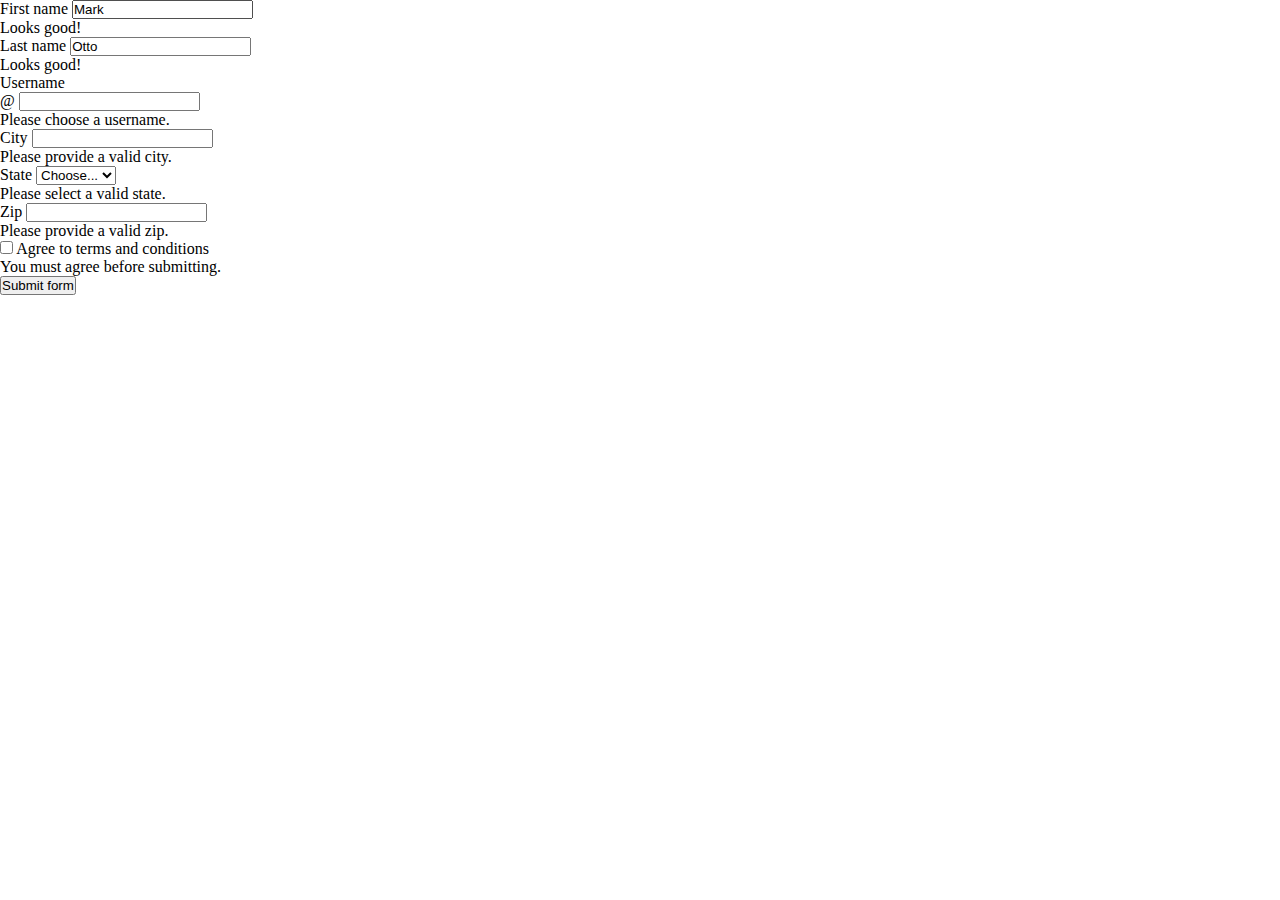
<file: registrationValid.html>
<!DOCTYPE html>
<html lang="pl">
<head>
    <meta charset="UTF-8">
    <meta http-equiv="X-UA-Compatible" content="IE=edge">
    <meta name="viewport" content="width=device-width, initial-scale=1.0">
    <title>Document</title>
    <link rel="stylesheet" href="css/registration.css">
</head>
<body>
    <form class="row g-3 needs-validation" novalidate>
        <div class="col-md-4">
          <label for="validationCustom01" class="form-label">First name</label>
          <input type="text" class="form-control" id="validationCustom01" value="Mark" required>
          <div class="valid-feedback">
            Looks good!
          </div>
        </div>
        <div class="col-md-4">
          <label for="validationCustom02" class="form-label">Last name</label>
          <input type="text" class="form-control" id="validationCustom02" value="Otto" required>
          <div class="valid-feedback">
            Looks good!
          </div>
        </div>
        <div class="col-md-4">
          <label for="validationCustomUsername" class="form-label">Username</label>
          <div class="input-group has-validation">
            <span class="input-group-text" id="inputGroupPrepend">@</span>
            <input type="text" class="form-control" id="validationCustomUsername" aria-describedby="inputGroupPrepend" required>
            <div class="invalid-feedback">
              Please choose a username.
            </div>
          </div>
        </div>
        <div class="col-md-6">
          <label for="validationCustom03" class="form-label">City</label>
          <input type="text" class="form-control" id="validationCustom03" required>
          <div class="invalid-feedback">
            Please provide a valid city.
          </div>
        </div>
        <div class="col-md-3">
          <label for="validationCustom04" class="form-label">State</label>
          <select class="form-select" id="validationCustom04" required>
            <option selected disabled value="">Choose...</option>
            <option>...</option>
          </select>
          <div class="invalid-feedback">
            Please select a valid state.
          </div>
        </div>
        <div class="col-md-3">
          <label for="validationCustom05" class="form-label">Zip</label>
          <input type="text" class="form-control" id="validationCustom05" required>
          <div class="invalid-feedback">
            Please provide a valid zip.
          </div>
        </div>
        <div class="col-12">
          <div class="form-check">
            <input class="form-check-input" type="checkbox" value="" id="invalidCheck" required>
            <label class="form-check-label" for="invalidCheck">
              Agree to terms and conditions
            </label>
            <div class="invalid-feedback">
              You must agree before submitting.
            </div>
          </div>
        </div>
        <div class="col-12">
          <button class="btn btn-primary" type="submit">Submit form</button>
        </div>
      </form> 
</body>
</html>
</file>
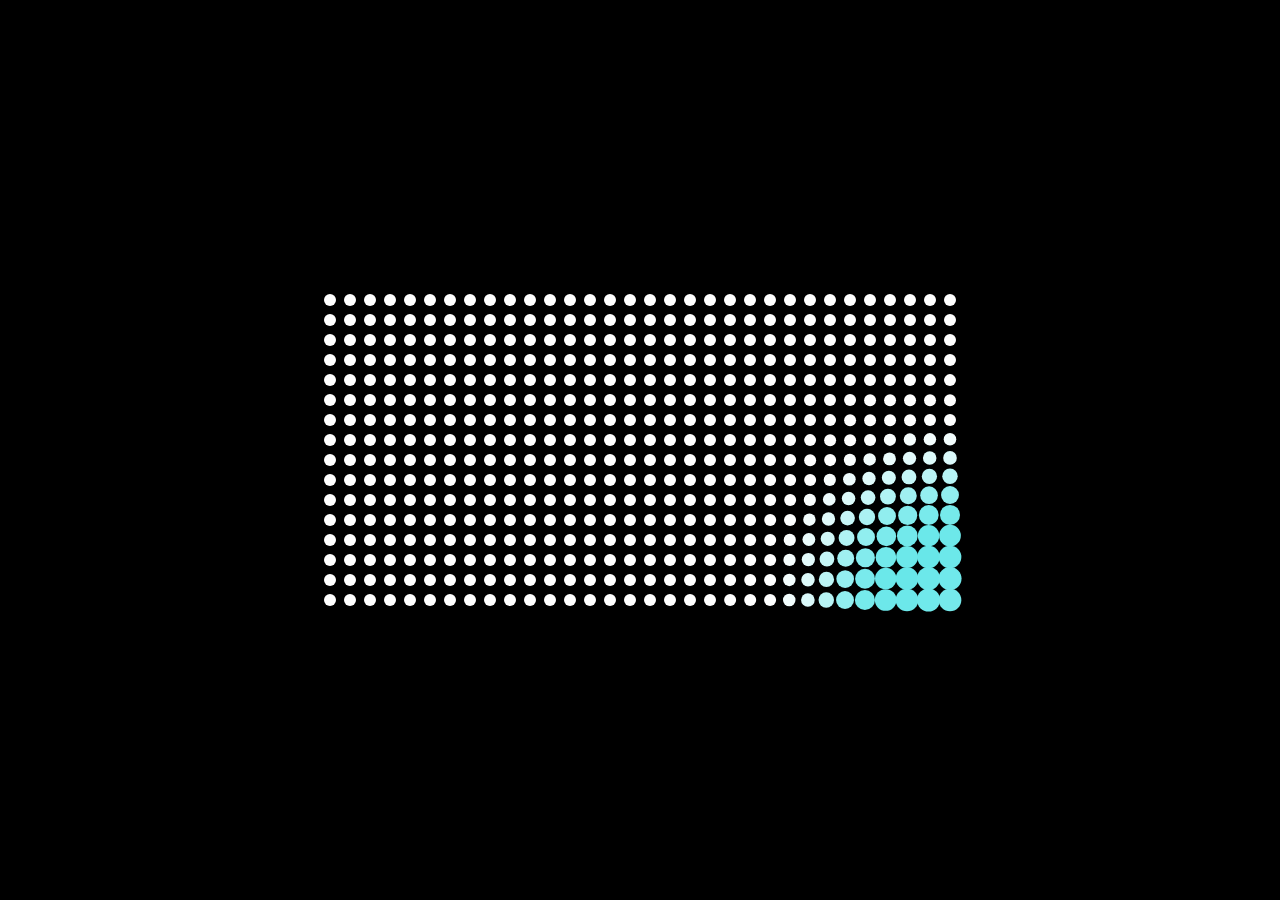
<file: anime-master/documentation/examples/advanced-staggering-2.html>
<!DOCTYPE html>
<html>
<head>
  <title>advanced staggering • anime.js</title>
  <meta charset="utf-8">
  <meta name="viewport" content="width=device-width, initial-scale=1, maximum-scale=1">
  <meta property="og:title" content="anime.js">
  <meta property="og:url" content="https://animejs.com">
  <meta property="og:description" content="Javascript Animation Engine">
  <meta property="og:image" content="https://animejs.com/documentation/assets/img/icons/og.png">
  <meta name="twitter:card" content="summary">
  <meta name="twitter:title" content="anime.js">
  <meta name="twitter:site" content="@juliangarnier">
  <meta name="twitter:description" content="Javascript Animation Engine">
  <meta name="twitter:image" content="https://animejs.com/documentation/assets/img/icons/twitter.png">
  <link rel="apple-touch-icon-precomposed" href="../assets/img/social-media-image.png">
  <link rel="icon" type="image/png" href="../assets/img/favicon.png" >
  <link href="../assets/css/animejs.css" rel="stylesheet">
  <link href="../assets/css/documentation.css" rel="stylesheet">
  <style>

    :root {
      font-size: 20px;
    }

    body {
      display: flex;
      flex-wrap: wrap;
      justify-content: center;
      align-items: center;
      height: 100vh;
      background-color: #000;
    }

    .stagger-visualizer {
      display: flex;
      flex-wrap: wrap;
      justify-content: center;
      align-items: center;
      position: relative;
      width: 32rem;
      height: 16rem;
    }

    .dots-wrapper {
      position: absolute;
      display: flex;
      flex-wrap: wrap;
      justify-content: center;
      align-items: center;
      width: 100%;
      height: 100%;
    }

    .stagger-visualizer .dot {
      position: relative;
      width: calc(1rem - 8px);
      height: calc(1rem - 8px);
      margin: 4px;
      border-radius: 50%;
      background-color: currentColor;
    }

  </style>
</head>
<body>

  <div class="stagger-visualizer">
    <div class="dots-wrapper"></div>
  </div>

</body>
<script type="module">

  import anime from '../../src/index.js';

  var advancedStaggeringAnimation = (function() {

    var staggerVisualizerEl = document.querySelector('.stagger-visualizer');
    var dotsWrapperEl = staggerVisualizerEl.querySelector('.dots-wrapper');
    var dotsFragment = document.createDocumentFragment();
    var grid = [32, 16];
    var cellSize = 1;
    var numberOfElements = grid[0] * grid[1];
    var animation;
    var paused = true;

    for (var i = 0; i < numberOfElements; i++) {
      var dotEl = document.createElement('div');
      dotEl.classList.add('dot');
      dotsFragment.appendChild(dotEl);
    }

    dotsWrapperEl.appendChild(dotsFragment);

    var index = anime.random(0, numberOfElements-1);
    var nextIndex = 0;

    function play() {

      paused = false;
      if (animation) animation.pause();

      nextIndex = anime.random(0, numberOfElements-1);

      var saturation = 75;

      var colorStart = anime.random(0, 256);
      var colorEnd = anime.random(0, 256);
      var colorRangeValue = [colorStart, colorEnd];
      var luminosityStart = anime.random(60, 80);
      var luminosityEnd = anime.random(20, 40);
      var luminosityRangeValue = [luminosityStart, luminosityEnd];

      function staggeredGridColors(el, i, total) {
        var hue = Math.round(anime.stagger(colorRangeValue, {grid: grid, from: index})(el, i, total));
        var luminosity = Math.round(anime.stagger(luminosityRangeValue, {grid: grid, from: index})(el, i, total));
        return 'hsl(' + hue + ', ' + saturation + '%, ' + luminosity + '%)';
      }

      animation = anime({
        targets: '.stagger-visualizer .dot',
        keyframes: [
          {
            zIndex: function(el, i, total) {
              return Math.round(anime.stagger([numberOfElements, 0], {grid: grid, from: index})(el, i, total));
            },
            translateX: anime.stagger('-.001rem', {grid: grid, from: index, axis: 'x'}),
            translateY: anime.stagger('-.001rem', {grid: grid, from: index, axis: 'y'}),
            duration: 200
          }, {
            translateX: anime.stagger('.075rem', {grid: grid, from: index, axis: 'x'}),
            translateY: anime.stagger('.075rem', {grid: grid, from: index, axis: 'y'}),
            scale: anime.stagger([2, .2], {grid: grid, from: index}),
            backgroundColor: staggeredGridColors,
            duration: 450
          }, {
            translateX: 0,
            translateY: 0,
            scale: 1,
            duration: 500,
          }
        ],
        delay: anime.stagger(60, {grid: grid, from: index}),
        easing: 'easeInOutQuad',
        complete: play
      }, 30)

      index = nextIndex;

    }

    play();

  })();

</script>
</html>
</file>
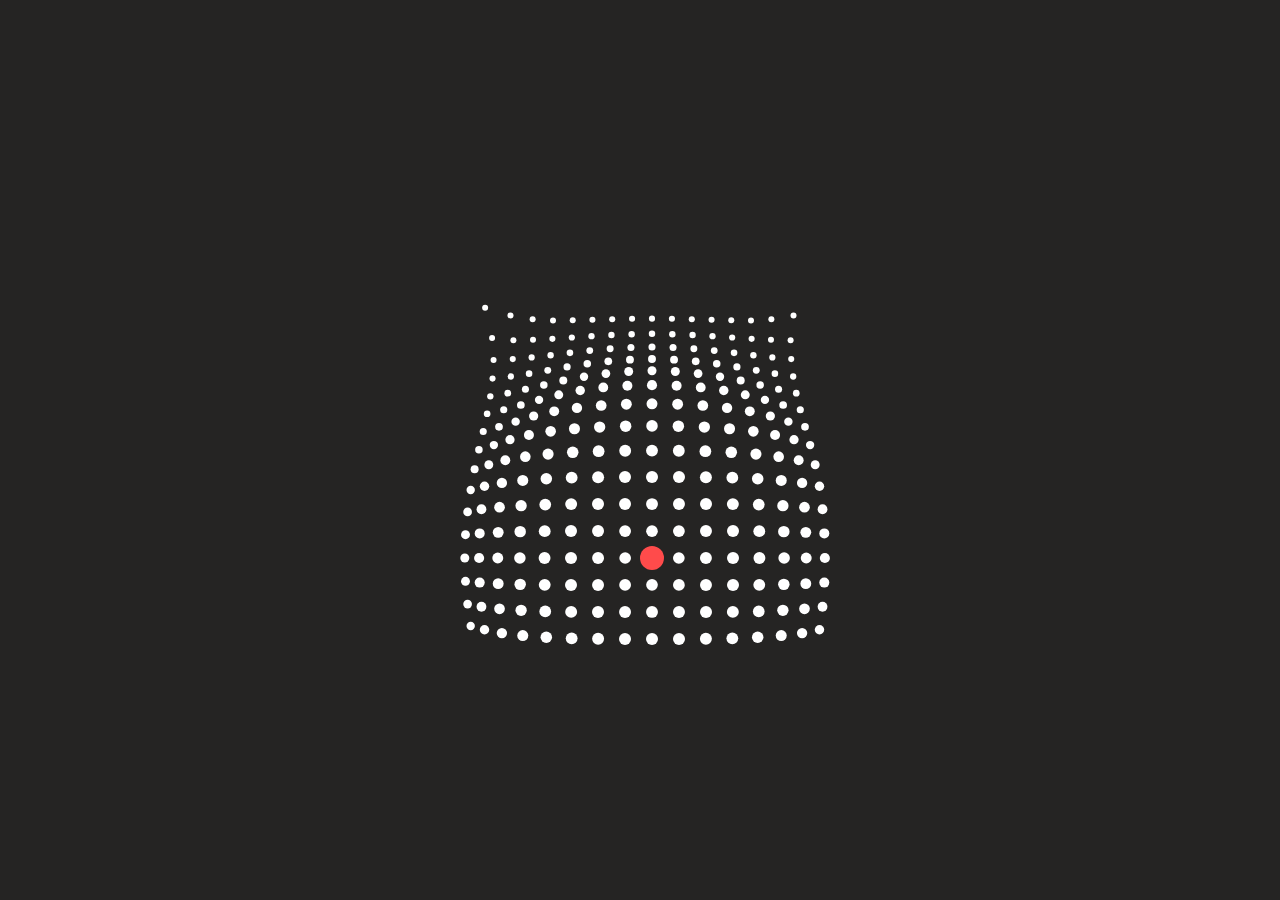
<file: anime-master/documentation/examples/advanced-staggering.html>
<!DOCTYPE html>
<html>
<head>
  <title>advanced staggering • anime.js</title>
  <meta charset="utf-8">
  <meta name="viewport" content="width=device-width, initial-scale=1, maximum-scale=1">
  <meta property="og:title" content="anime.js">
  <meta property="og:url" content="https://animejs.com">
  <meta property="og:description" content="Javascript Animation Engine">
  <meta property="og:image" content="https://animejs.com/documentation/assets/img/icons/og.png">
  <meta name="twitter:card" content="summary">
  <meta name="twitter:title" content="anime.js">
  <meta name="twitter:site" content="@juliangarnier">
  <meta name="twitter:description" content="Javascript Animation Engine">
  <meta name="twitter:image" content="https://animejs.com/documentation/assets/img/icons/twitter.png">
  <link rel="apple-touch-icon-precomposed" href="../assets/img/social-media-image.png">
  <link rel="icon" type="image/png" href="../assets/img/favicon.png" >
  <link href="../assets/css/animejs.css" rel="stylesheet">
  <link href="../assets/css/documentation.css" rel="stylesheet">
  <style>

    :root {
      font-size: 24px;
    }

    body {
      display: flex;
      flex-wrap: wrap;
      justify-content: center;
      align-items: center;
      height: 100vh;
    }

    .stagger-visualizer {
      position: relative;
      display: flex;
      flex-wrap: wrap;
      justify-content: center;
      align-items: center;
      width: 16rem;
      height: 16rem;
    }

    .stagger-visualizer .dot {
      position: relative;
      width: .25rem;
      height: .25rem;
      margin: .375rem;
      background-color: currentColor;
      border-radius: 50%;
    }

    .stagger-visualizer .cursor {
      position: absolute;
      z-index: 1;
      top: 0;
      left: 0;
      width: 1rem;
      height: 1rem;
      background-color: currentColor;
      border-radius: 50%;
    }

  </style>
</head>
<body>

  <div class="stagger-visualizer">
    <div class="cursor color-red"></div>
  </div>

</body>
<script type="module">

  import anime from '../../src/index.js';

  const staggerVisualizerEl = document.querySelector('.stagger-visualizer');
  const fragment = document.createDocumentFragment();
  const numberOfElements = 16*16;
  var animation;

  for (let i = 0; i < numberOfElements; i++) {
    const dotEl = document.createElement('div');
    dotEl.classList.add('dot');
    fragment.appendChild(dotEl);
  }

  staggerVisualizerEl.appendChild(fragment);

  let index = anime.random(0, numberOfElements);
  let nextIndex = 0;

  function animateGrid() {

    if (animation) animation.pause();

    nextIndex = anime.random(0, numberOfElements);

    anime.set('.cursor', {
      translateX: anime.stagger('-1rem', {grid: [16, 16], from: index, axis: 'x'}),
      translateY: anime.stagger('-1rem', {grid: [16, 16], from: index, axis: 'y'})
    });

    animation = anime.timeline({
      easing: 'easeInOutQuad',
      complete: animateGrid
    })
    .add({
      targets: '.cursor',
      keyframes: [
        { scale: .625 }, 
        { scale: 1.125 },
        { scale: 1 }
      ],
      duration: 600
    })
    .add({
      targets: '.dot',
      keyframes: [
        {
          translateX: anime.stagger('-.175rem', {grid: [16, 16], from: index, axis: 'x'}),
          translateY: anime.stagger('-.175rem', {grid: [16, 16], from: index, axis: 'y'}),
          duration: 200
        }, {
          translateX: anime.stagger('.125rem', {grid: [16, 16], from: index, axis: 'x'}),
          translateY: anime.stagger('.125rem', {grid: [16, 16], from: index, axis: 'y'}),
          scale: 2,
          duration: 500
        }, {
          translateX: 0,
          translateY: 0,
          scale: 1,
          duration: 600,
        }
      ],
      delay: anime.stagger(50, {grid: [16, 16], from: index})
    }, '-=600')
    .add({
      targets: '.cursor',
      translateX: { value: anime.stagger('-1rem', {grid: [16, 16], from: nextIndex, axis: 'x'}), duration: anime.random(400, 1200) },
      translateY: { value: anime.stagger('-1rem', {grid: [16, 16], from: nextIndex, axis: 'y'}), duration: anime.random(400, 1200) },
      easing: 'easeOutSine'
    }, '-=1100')

    index = nextIndex;

  }

  animateGrid();

</script>
</html>
</file>
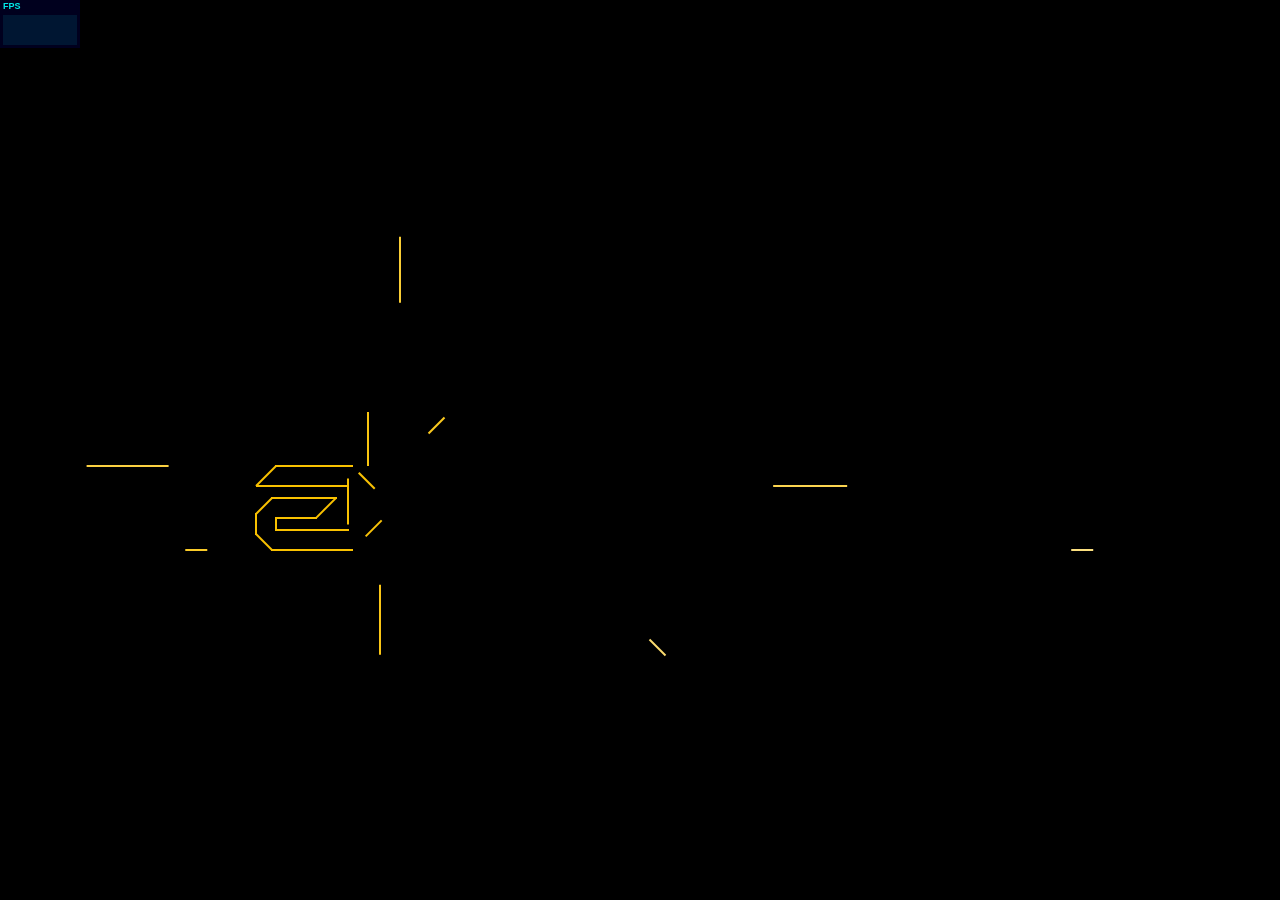
<file: anime-master/documentation/examples/animejs-mgs-logo-animation.html>
<!DOCTYPE html>
<html>
<head>
  <title>Anime MGS logo animation | anime.js</title>
  <meta charset="utf-8">
  <meta name="viewport" content="width=device-width, initial-scale=1, maximum-scale=1">
  <meta property="og:title" content="anime.js">
  <meta property="og:url" content="https://animejs.com">
  <meta property="og:description" content="Javascript Animation Engine">
  <meta property="og:image" content="https://animejs.com/documentation/assets/img/icons/og.png">
  <meta name="twitter:card" content="summary">
  <meta name="twitter:title" content="anime.js">
  <meta name="twitter:site" content="@juliangarnier">
  <meta name="twitter:description" content="Javascript Animation Engine">
  <meta name="twitter:image" content="https://animejs.com/documentation/assets/img/icons/twitter.png">
  <link rel="apple-touch-icon-precomposed" href="../assets/img/social-media-image.png">
  <link rel="icon" type="image/png" href="../assets/img/favicon.png">
  <link href="../assets/css/animejs.css" rel="stylesheet">
  <link href="../assets/css/documentation.css" rel="stylesheet">
  <script src="../../lib/anime.min.js"></script>
  <!-- <script src="../assets/js/anime/anime.2.2.0.js"></script> -->
  <style>

    html,
    body {
      background-color: black;
    }

    section {
      position: absolute;
      width: 100%;
      height: 100%;
      display: flex;
      justify-content: center;
    }

    .mgs-logo { margin: auto; }
    .vert { transform-origin: center bottom; }
    .hori { transform-origin: 0% 50%; }
    .diag-left { transform-origin: 100% 100%; }
    .diag-right { transform-origin: 100% 0%; }

    .stripes path,
    .text-fills path,
    .katakana path,
    .line {
      opacity: 0
    }

  </style>
</head>
<body>
  <section>
    <svg class="mgs-logo" width="100%" height="448" viewBox="0 0 1024 448">
      <g class="stripes" transform="translate(321.000000, 160.000000)" fill="#FFF">
        <path d="M8,20 L12,16 L92,16 L88,20 L8,20 L8,20 L8,20 L8,20 Z" class="stripe stripe-left"></path>
        <path d="M4,24 L0,28 L80,28 L84,24 L4,24 L4,24 L4,24 L4,24 Z" class="stripe stripe-left"></path>
        <path d="M16,12 L20,8 L100,8 L96,12 L16,12 L16,12 L16,12 L16,12 Z" class="stripe stripe-left"></path>
        <path d="M24,4 L28,0 L108,7.10542736e-15 L104,4 L24,4 L24,4 L24,4 L24,4 Z" class="stripe stripe-left"></path>
      </g>
      <g class="stripes" transform="translate(592.000000, 160.000000)" fill="#FFF">
        <path d="M8,20 L12,16 L92,16 L88,20 L8,20 L8,20 L8,20 L8,20 Z" class="stripe stripe-right"></path>
        <path d="M4,24 L0,28 L80,28 L84,24 L4,24 L4,24 L4,24 L4,24 Z" class="stripe stripe-right"></path>
        <path d="M16,12 L20,8 L100,8 L96,12 L16,12 L16,12 L16,12 L16,12 Z" class="stripe stripe-right"></path>
        <path d="M24,4 L28,0 L108,7.10542736e-15 L104,4 L24,4 L24,4 L24,4 L24,4 Z" class="stripe stripe-right"></path>
      </g>
      <g class="katakana" transform="translate(202.000000, 128.000000)" fill="#FFF">
        <path d="M55,33 L56,32 L136,32 L135,33 L55,33 Z" data-d="M0,92 L60,32 L140,32 L80,92 L0,92 Z"></path>
        <path d="M28,28 L29,28 L1,0 L0,0 L28,28 Z" data-d="M32,28 L230,28 L202,0 L4,0 L32,28 Z"></path>
        <path d="M232,28 L204,0 L205,0 L233,28 L232,28 Z" data-d="M236,28 L208,0 L388,0 L416,28 L236,28 Z"></path>
        <path d="M169,92 L197,64 L199,64 L171,92 L169,92 Z" data-d="M173,92 L201,64 L381,64 L353,92 L173,92 Z"></path>
        <path d="M435,92 L355,92 L356,91 L436,91 L435,92 Z" data-d="M439,92 L359,92 L387,64 L467,64 L439,92 Z"></path>
        <path d="M497,28 L498,28 L470,0 L469,0 L497,28 Z" data-d="M422,28 L502,28 L474,0 L394,0 L422,28 Z"></path>
        <path d="M476,65 L556,65 L555,64 L475,64 L476,65 Z" data-d="M507,92 L587,92 L559,64 L479,64 L507,92 Z"></path>
        <path d="M554,59 L553,60 L473,60 L474,59 L554,59 Z" data-d="M617,0 L557,60 L477,60 L537,0 L617,0 Z"></path>
      </g>
      <g class="text-fills" transform="translate(128.000000, 240.000000)" fill="#FFF">
        <path d="M0,48 L0,68 L16,84 L96,84 L112,68 L112,16 L96,0 L20,0 L0,20 L92,20 L92,64 L20,64 L20,52 L60,52 L80,32 L16,32 L0,48 Z" id="a"></path>
        <path d="M216,84 L236,84 L236,16 L220,0 L140,0 L124,16 L124,84 L144,84 L144,20 L216,20 L216,84 L216,84 Z" id="n"></path>
        <path d="M248,0 L268,0 L268,84 L248,84 L248,0 Z" id="i"></path>
        <path d="M300,20 L300,84 L280,84 L280,16 L296,0 L408,0 L424,16 L424,84 L404,84 L404,20 L362,20 L362,84 L342,84 L342,20 L300,20 Z" id="m"></path>
        <path d="M548,36 L548,16 L532,2.55795385e-13 L452,2.4158453e-13 L436,16 L436,68 L452,84 L528,84 L548,64 L456,64 L456,20 L528,20 L528,32 L488,32 L468,52 L532,52 L548,36 L548,36 Z" id="e"></path>
        <path d="M562,64 L582,84 L626,84 L642,68 L642,0 L622,0 L622,64 L562,64 Z" id="j"></path>
        <path d="M674,20 L766,20 L746,0 L670,0 L654,16 L654,36 L670,52 L746,52 L746,64 L654,64 L674,84 L750,84 L766,68 L766,48 L750,32 L674,32 L674,20 Z" id="s"></path>
      </g>
      <g stroke="#FFF" stroke-width="2" fill="none" fill-rule="evenodd">
        <path d="M148,292 L148,304" class="line vert" stroke-linecap="square"></path>
        <path d="M128,288 L128,308" class="line vert" stroke-linecap="square"></path>
        <path d="M148,240 L128,260" class="line diag-right"></path>
        <path d="M128,308 L144,324" class="line diag-left"></path>
        <path d="M144,272 L128,288" class="line diag-right"></path>
        <path d="M148,240 L224,240" class="line hori" stroke-linecap="square"></path>
        <path d="M144,272 L208,272" class="line hori" stroke-linecap="square"></path>
        <path d="M148,292 L188,292" class="line hori" stroke-linecap="square"></path>
        <path d="M148,304 L220,304" class="line hori" stroke-linecap="square"></path>
        <path d="M144,324 L224,324" class="line hori" stroke-linecap="square"></path>
        <path d="M129,260 L220,260" class="line hori" stroke-linecap="square"></path>
        <path d="M208,272 L188,292" class="line diag-right"></path>
        <path d="M220,260 L220,304" class="line vert" stroke-linecap="square"></path>
        <path d="M224,240 L240,256" class="line diag-left"></path>
        <path d="M240,308 L224,324" class="line diag-right"></path>
        <path d="M240,256 L240,308" class="line vert" stroke-linecap="square"></path>
        <path d="M252,256 L252,324" class="line vert" stroke-linecap="square"></path>
        <path d="M268,240 L252,256" class="line diag-right"></path>
        <path d="M252,324 L272,324" class="line hori" stroke-linecap="square"></path>
        <path d="M272,260 L272,324" class="line vert" stroke-linecap="square"></path>
        <path d="M268,240 L348,240" class="line hori" stroke-linecap="square"></path>
        <path d="M272,260 L344,260" class="line hori" stroke-linecap="square"></path>
        <path d="M344,260 L344,324" class="line vert" stroke-linecap="square"></path>
        <path d="M348,240 L364,256" class="line diag-left"></path>
        <path d="M344,324 L364,324" class="line hori" stroke-linecap="square"></path>
        <path d="M364,256 L364,324" class="line vert" stroke-linecap="square"></path>
        <path d="M376,240 L376,324" class="line vert" stroke-linecap="square"></path>
        <path d="M376,324 L396,324" class="line hori" stroke-linecap="square"></path>
        <path d="M376,240 L396,240" class="line hori" stroke-linecap="square"></path>
        <path d="M396,240 L396,324" class="line vert" stroke-linecap="square"></path>
        <path d="M408,256 L408,324" class="line vert" stroke-linecap="square"></path>
        <path d="M424,240 L408,256" class="line diag-right"></path>
        <path d="M408,324 L428,324" class="line hori" stroke-linecap="square"></path>
        <path d="M428,261 L428,323" class="line vert" stroke-linecap="square"></path>
        <path d="M424,240 L536,240" class="line hori" stroke-linecap="square"></path>
        <path d="M428,260 L470,260" class="line hori" stroke-linecap="square"></path>
        <path d="M470,261 L470,323" class="line vert" stroke-linecap="square"></path>
        <path d="M470,324 L490,324" class="line hori" stroke-linecap="square"></path>
        <path d="M490,261 L490,323" class="line vert" stroke-linecap="square"></path>
        <path d="M490,260 L532,260" class="line hori" stroke-linecap="square"></path>
        <path d="M532,261 L532,323" class="line vert" stroke-linecap="square"></path>
        <path d="M536,240 L552,256" class="line diag-left"></path>
        <path d="M532,324 L552,324" class="line hori" stroke-linecap="square"></path>
        <path d="M552,256 L552,324" class="line vert" stroke-linecap="square"></path>
        <path d="M564,256 L564,308" class="line vert" stroke-linecap="square"></path>
        <path d="M564,308 L580,324" class="line diag-left"></path>
        <path d="M580,240 L564,256" class="line diag-right"></path>
        <path d="M584,260 L584,304" class="line vert" stroke-linecap="square"></path>
        <path d="M616,272 L596,292" class="line diag-right"></path>
        <path d="M580,240 L660,240" class="line hori" stroke-linecap="square"></path>
        <path d="M584,260 L656,260" class="line hori" stroke-linecap="square"></path>
        <path d="M580,324 L656,324" class="line hori" stroke-linecap="square"></path>
        <path d="M596,292 L660,292" class="line hori" stroke-linecap="square"></path>
        <path d="M616,272 L656,272" class="line hori" stroke-linecap="square"></path>
        <path d="M656,260 L656,272" class="line vert" stroke-linecap="square"></path>
        <path d="M660,240 L676,256" class="line diag-left"></path>
        <path d="M676,304 L656,324" class="line diag-right"></path>
        <path d="M676,276 L660,292" class="line diag-right"></path>
        <path d="M584,304 L676,304" class="line hori" stroke-linecap="square"></path>
        <path d="M676,256 L676,276" class="line vert" stroke-linecap="square"></path>
        <path d="M690,304 L710,324" class="line diag-left"></path>
        <path d="M690,304 L750,304" class="line hori" stroke-linecap="square"></path>
        <path d="M710,324 L754,324" class="line hori" stroke-linecap="square"></path>
        <path d="M750,240 L750,304" class="line vert" stroke-linecap="square"></path>
        <path d="M770,308 L754,324" class="line diag-right"></path>
        <path d="M750,240 L770,240" class="line hori" stroke-linecap="square"></path>
        <path d="M770,240 L770,308" class="line vert" stroke-linecap="square"></path>
        <path d="M782,256 L782,276" class="line vert" stroke-linecap="square"></path>
        <path d="M782,276 L798,292" class="line diag-left"></path>
        <path d="M782,304 L802,324" class="line diag-left"></path>
        <path d="M798,240 L782,256" class="line diag-right"></path>
        <path d="M802,260 L802,272" class="line vert" stroke-linecap="square"></path>
        <path d="M798,240 L874,240" class="line hori" stroke-linecap="square"></path>
        <path d="M802,272 L878,272" class="line hori" stroke-linecap="square"></path>
        <path d="M802,324 L878,324" class="line hori" stroke-linecap="square"></path>
        <path d="M798,292 L874,292" class="line hori" stroke-linecap="square"></path>
        <path d="M782,304 L874,304" class="line hori" stroke-linecap="square"></path>
        <path d="M874,292 L874,304" class="line vert" stroke-linecap="square"></path>
        <path d="M878,272 L894,288" class="line diag-left"></path>
        <path d="M874,240 L894,260" class="line diag-left"></path>
        <path d="M894,308 L878,324" class="line diag-right"></path>
        <path d="M802,260 L894,260" class="line hori" stroke-linecap="square"></path>
        <path d="M894,288 L894,308" class="line vert" stroke-linecap="square"></path>
      </g>
    </svg>
  </section>
  <script>

  var logoAnimation = anime.timeline({
    direction: 'alternate',
    loop: true
  });

  logoAnimation
  .add({
      targets: '.stripes path',
      translateX: [-1000, 0],
      opacity: {
        value: 1,
        duration: 100
      },
      fill: '#F9C100',
      delay: (el, i) => 2200 + (i * 75),
      duration: 400,
      easing: 'easeOutExpo',
    }, 0)
  .add({
      targets: '.katakana path',
      d: (el) => el.getAttribute('data-d'),
      opacity: {
        value: [0, 1],
        duration: 100
      },
      fill: '#F9C100',
      delay: (el, i) => 2400 + (i * 120),
      duration: 1200,
      easing: 'easeOutCirc',
    }, 0)
    .add({
      targets: '.text-fills path',
      opacity: [0, 1],
      fill: '#F9C100',
      easing: 'easeOutExpo',
      duration: 200,
      delay: (t, i) => 3300 + (anime.random(0, 450)),
    }, 0)
    .add({
      targets: '.line',
      translateX: (target) => {
        let x = 1200;
        let translate;
        if (target.classList.contains('hori')) translate = anime.random(0, 1) ? x : -x;
        if (target.classList.contains('diag-right') || target.classList.contains('diag-left')) translate =  x / 3;
        return [translate, 0];
      },
      translateY: (target) => {
        let y = 1200;
        let translate;
        if (target.classList.contains('vert')) translate = anime.random(0, 1) ? y : -y;
        if (target.classList.contains('diag-right')) translate =  -y / 3;
        if (target.classList.contains('diag-left')) translate =  y / 3;
        return [translate, 0];
      },
      stroke: '#F9C100',
      opacity: {
        value: [0, 1],
        duration: 100,
      },
      delay: (t, i) => (i * 25),
      duration: 500,
      easing: 'easeOutSine',
    }, 0);

  </script>
  <script src="../assets/js/vendors/stats.min.js"></script>
</body>
</html>
</file>
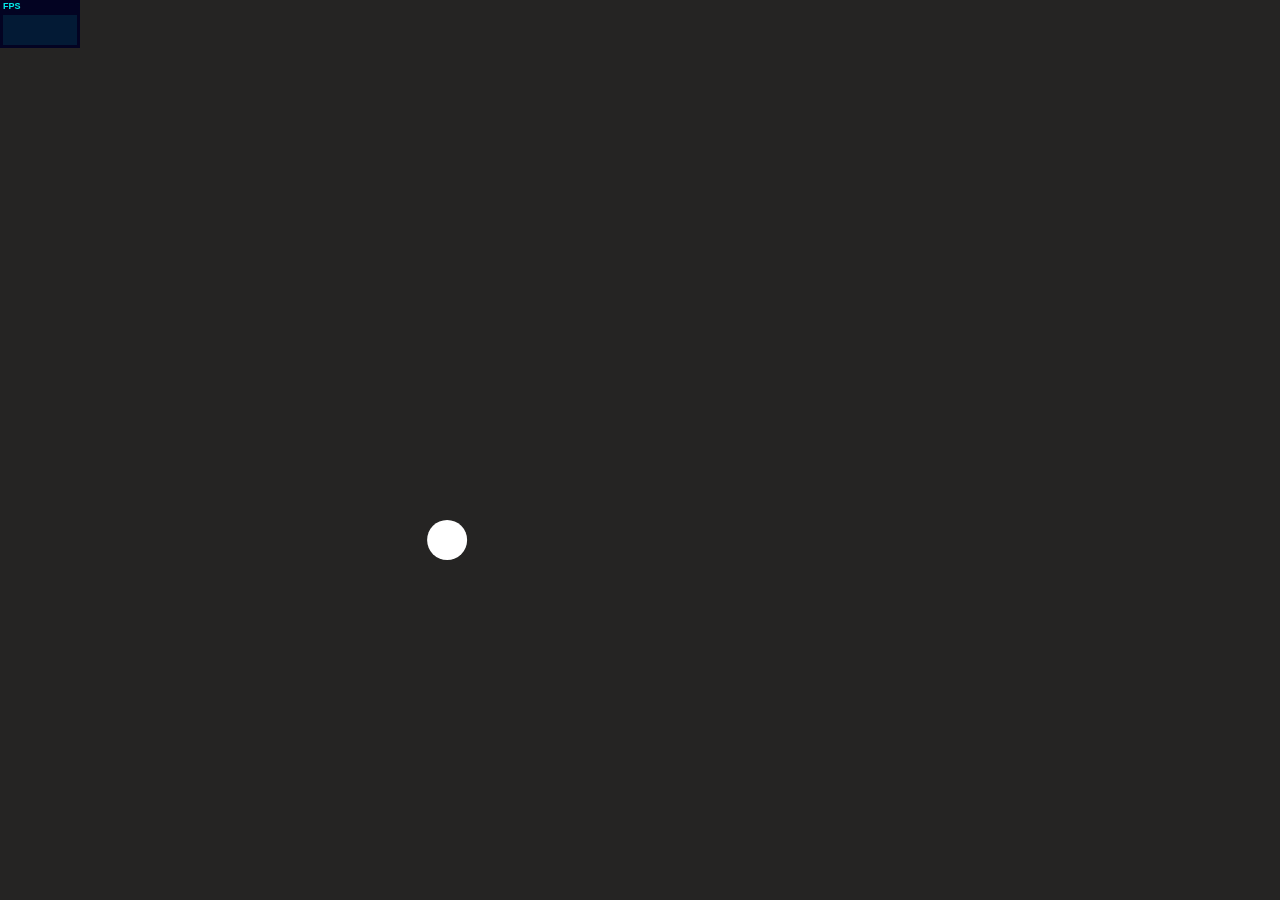
<file: anime-master/documentation/examples/animejs-v2-logo-animation.html>
<!DOCTYPE html>
<html>
<head>
  <title>Anime logo animation | anime.js</title>
  <meta charset="utf-8">
  <meta name="viewport" content="width=device-width, initial-scale=1, maximum-scale=1">
  <meta property="og:title" content="anime.js">
  <meta property="og:url" content="https://animejs.com">
  <meta property="og:description" content="Javascript Animation Engine">
  <meta property="og:image" content="https://animejs.com/documentation/assets/img/icons/og.png">
  <meta name="twitter:card" content="summary">
  <meta name="twitter:title" content="anime.js">
  <meta name="twitter:site" content="@juliangarnier">
  <meta name="twitter:description" content="Javascript Animation Engine">
  <meta name="twitter:image" content="https://animejs.com/documentation/assets/img/icons/twitter.png">
  <link rel="apple-touch-icon-precomposed" href="../assets/img/social-media-image.png">
  <link rel="icon" type="image/png" href="../assets/img/favicon.png">
  <link href="../assets/css/animejs.css" rel="stylesheet">
  <link href="../assets/css/documentation.css" rel="stylesheet">
  <script src="../../lib/anime.min.js"></script>
  <!-- <script src="../assets/js/anime/anime.2.2.0.js"></script> -->
  <style>
    body {
      opacity: 0;
      display: flex;
      flex-direction: column;
      justify-content: center;
    }
    body.ready {
      opacity: 1;
    }
    .logo-animation {
      display: flex;
      align-items: center;
      justify-content: center;
      width: 100%;
      margin-top: -40px;
    }
    .letters {
      position: relative;
      display: flex;
      width: 682px;
      height: 162px;
    }
    .letter {
      position: relative;
      width: 162px;
      height: 162px;
    }
    .letter:not(:first-child) {
      margin-left: -42px;
    }
    .letter-i {
      z-index: 1;
      width: 82px;
      transform-origin: 100% 50%;
    }
    .dot {
      position: absolute;
      width: 42px;
      height: 42px;
      transform: scale(0);
    }
    .dot-i {
      top: 0;
      left: 240px;
    }
    .dot-e {
      bottom: 0;
      right: 0;
    }
    .logo-icon {
      display: flex;
      position: absolute;
      left: 230px;
      top: -10px;
      width: 222px;
      height: 62px;
    }
    .icon {
      width: 62px;
      height: 62px;
      opacity: 0;
    }
    .icon-text {
      position: absolute;
      top: 60px;
      left: 60px;
      width: 160px;
      height: 62px;
    }
    .icon-text path,
    .icon-text polygon {
      opacity: 0;
    }
  </style>
</head>
<body>
  <div class="logo-animation">
    <div class="letters">
      <div class="letter letter-a">
        <svg viewBox="0 0 162 162">
          <g fill="none" fill-rule="evenodd" stroke="#5E89FB">
            <path class="fill in" stroke-width="40" d="M101 141H81a60 60 0 1 1 0-120c33.14 0 59 26.86 60 60v80"/>
            <path class="fill out" stroke-width="40" d="M141 161V81c-1-33.14-26.86-60-60-60a60 60 0 1 0 0 120h20"/>
            <path class="line out" stroke-width="2" d="M121 161V81.33C120.18 58.59 102.7 41 81 41a40 40 0 1 0 0 80h20v40H81A80 80 0 1 1 81 1c43.8 0 78.66 35.27 80 79.7V161h-40z"/>
          </g>
        </svg>
      </div>
      <div class="letter letter-n">
        <svg viewBox="0 0 162 162">
          <g fill="none" fill-rule="evenodd" stroke="#FB155A">
            <path class="fill in" stroke-width="40" d="M21 161V1"/>
            <path class="fill out" stroke-width="40" d="M21 1v160"/>
            <path class="fill in" stroke-width="40" d="M21 161V81c1-33.14 26.86-60 60-60a60 60 0 0 1 60 60v80"/>
            <path class="fill out" stroke-width="40" d="M141 161V81a60 60 0 0 0-60-60c-33.14 0-59 26.86-60 60v80"/>
            <path class="line out" stroke-width="2" d="M41 161V1H1v160h40z"/>
            <path class="line out" stroke-width="2" d="M1 161V80.4C2.35 36.27 37.2 1 81 1a80 80 0 0 1 80 80v80h-40V81a40 40 0 0 0-40-40c-21.7 0-39.18 17.59-40 40.33V161H1z"/>
          </g>
        </svg>
      </div>
      <div class="letter letter-i">
        <svg viewBox="0 0 82 162">
          <g fill="none" fill-rule="evenodd" stroke="#18FF92">
            <path class="fill in" stroke-width="40" d="M21 61v20a60 60 0 0 0 60 60"/>
            <path class="fill out" stroke-width="40" d="M81 141a60 60 0 0 1-60-60V61"/>
            <path class="line out" stroke-width="2" d="M81 121a40 40 0 0 1-40-40V61H1v20a80 80 0 0 0 80 80v-40z"/>
          </g>
        </svg>
      </div>
      <div class="letter letter-m-1">
        <svg viewBox="0 0 162 162">
          <g fill="none" fill-rule="evenodd" stroke="#5E89FB">
            <path class="fill in" stroke-width="40" d="M21 161V1"/>
            <path class="fill out" stroke-width="40" d="M21 1v160"/>
            <path class="fill in" stroke-width="40" d="M21 161V81c1-33.14 26.86-60 60-60a60 60 0 0 1 60 60v80"/>
            <path class="fill out" stroke-width="40" d="M141 161V81a60 60 0 0 0-60-60c-33.14 0-59 26.86-60 60v80"/>
            <path class="line out" stroke-width="2" d="M41 161V1H1v160h40z"/>
            <path class="line out" stroke-width="2" d="M1 161V80.4C2.35 36.27 37.2 1 81 1a80 80 0 0 1 80 80v80h-40V81a40 40 0 0 0-40-40c-21.7 0-39.18 17.59-40 40.33V161H1z"/>
          </g>
        </svg>
      </div>
      <div class="letter letter-m-2">
        <svg viewBox="0 0 162 162">
          <g fill="none" fill-rule="evenodd" stroke="#FB155A">
            <path class="fill in" stroke-width="40" d="M21 161V81c1-33.14 26.86-60 60-60a60 60 0 0 1 60 60v80"/>
            <path class="fill out" stroke-width="40" d="M141 161V81a60 60 0 0 0-60-60c-33.14 0-59 26.86-60 60v80"/>
            <path class="line out" stroke-width="2" d="M1 161V80.4C2.35 36.27 37.2 1 81 1a80 80 0 0 1 80 80v80h-40V81a40 40 0 0 0-40-40c-21.7 0-39.18 17.59-40 40.33V161H1z"/>
          </g>
        </svg>
      </div>
      <div class="letter letter-e">
        <svg viewBox="0 0 162 162">
          <g fill="none" fill-rule="evenodd" stroke="#18FF92">
            <path class="fill in" stroke-width="40" d="M81 101h60V81c-1-33.14-26.86-60-60-60a60 60 0 1 0 0 120"/>
            <path class="fill out" stroke-width="40" d="M81 141a60 60 0 1 1 0-120c33.14 0 59 26.86 60 60v20H81"/>
            <path class="line out" stroke-width="2" d="M81 81v40h80V80.7C159.66 36.27 124.8 1 81 1a80 80 0 1 0 0 160v-40a40 40 0 1 1 0-80c21.6 0 39.01 17.42 39.99 40H81z"/>
          </g>
        </svg>
      </div>
      <div class="logo-icon">
        <div class="icon">
          <svg viewBox="0 0 62 62">
            <g fill="none" fill-rule="evenodd" stroke-width="2" transform="translate(1 1)">
              <path class="icon-curve" stroke="#FF1554" d="M0 16a80.88 80.88 0 0 1 44 44"/>
              <path class="icon-line" stroke="#5E89FB" d="M4 0h54a2 2 0 0 1 2 2.01V58A2 2 0 0 1 58 60H2a2 2 0 0 1-2-2.01V2A2 2 0 0 1 2 0h2z"/>
              <rect width="40" height="40" x="10" y="10" stroke="#18FF92" rx="20"/>
            </g>
          </svg>
        </div>
        <div class="icon-text">
          <svg viewBox="0 0 160 62">
            <g fill="#FBF3FB" fill-rule="evenodd">
              <path d="M27.33 18h1.73l10.15 25.7h-1.69l-3.24-8.24H21.97l-3.28 8.24H17L27.33 18zm6.45 16.1l-5.51-14.55h-.07l-5.73 14.54h11.3z"/>
              <polygon points="51.334 18 53.314 18 69.55 41.58 69.622 41.58 69.622 18 71.206 18 71.206 43.704 69.334 43.704 52.99 19.944 52.918 19.944 52.918 43.704 51.334 43.704"/>
              <polygon points="86.027 18 87.611 18 87.611 43.704 86.027 43.704"/>
              <polygon points="102.433 18 104.701 18 114.745 41.94 114.817 41.94 124.753 18 127.021 18 127.021 43.704 125.437 43.704 125.437 19.944 125.365 19.944 115.573 43.704 113.989 43.704 104.089 19.944 104.017 19.944 104.017 43.704 102.433 43.704"/>
              <polygon points="141.843 18 159.123 18 159.123 19.368 143.427 19.368 143.427 29.664 158.187 29.664 158.187 31.032 143.427 31.032 143.427 42.336 159.303 42.336 159.303 43.704 141.843 43.704"/>
            </g>
          </svg>
        </div>
      </div>
      <div class="dot dot-i">
        <svg viewBox="0 0 42 42">
          <g fill="none" fill-rule="evenodd">
            <rect width="40" height="40" x="1" y="1" fill="#17F28C" rx="20"/>
          </g>
        </svg>
      </div>
      <div class="dot dot-e">
        <svg viewBox="0 0 42 42">
          <g fill="none" fill-rule="evenodd">
            <rect width="40" height="40" x="1" y="1" fill="#FFFFFF" rx="20"/>
          </g>
        </svg>
      </div>
    </div>
  </div>
  <script>

    var logoAnimation = (function() {

      var logoEl = document.querySelector('.logo-animation');
      var pathEls = document.querySelectorAll('.logo-animation path:not(.icon-curve)');
      var innerWidth = window.innerWidth;
      var maxWidth = 740;
      var logoScale = innerWidth <= maxWidth ? innerWidth / maxWidth : 1;
      var logoTimeline = anime.timeline({ autoplay: false, direction: 'alternate', loop: true });

      logoEl.style.transform = 'translateY(50px) scale('+logoScale+')';

      for (var i = 0; i < pathEls.length; i++) {
        var el = pathEls[i];
        el.setAttribute('stroke-dashoffset', anime.setDashoffset(el));
      }

      logoTimeline
        .add({
          targets: '.dot-e',
          translateX: [
            { value: -600, duration: 520, delay: 200, easing: 'easeInQuart' },
            { value: [-100, 0], duration: 500, delay: 1000, easing: 'easeOutQuart' }
          ],
          scale: [
            { value: [0, 1], duration: 200, easing: 'easeOutBack' },
            { value: 0, duration: 20, delay: 500, easing: 'easeInQuart' },
            { value: 1, duration: 200, delay: 1000, easing: 'easeOutQuart' },
            { value: 0, duration: 400, delay: 500, easing: 'easeInBack' }
          ]
        }, 0)
        .add({
          targets: '.dot-i',
          translateY: { value: [-200, 0], duration: 500, elasticity: 400 },
          scale: [
            { value: [0, 1], duration: 100, easing: 'easeOutQuart' },
            { value: 0, duration: 400, delay: 1400, easing: 'easeInBack' }
          ],
          delay: 1200
        }, 0)
        .add({
          targets: '.fill.in',
          strokeDashoffset: {
            value: [anime.setDashoffset, 0],
            duration: 600,
            delay: function(el, i, t) { return 700 + ( i * 100 ); },
            easing: 'easeOutQuart'
          },
          stroke: {
            value: ['#FFF', function(el) { return anime.get(el.parentNode, 'stroke') } ],
            duration: 500,
            delay: 500,
            easing: 'easeInQuad'
          },
          opacity: {
            value: 0,
            duration: 1,
            delay: function(el, i, t) { return 1900 + ( i * 80 ); },
          }
        }, 0)
        .add({
          targets: '.fill.out',
          strokeDashoffset: [
            { value: [anime.setDashoffset, anime.setDashoffset], duration: 1890 },
            {
              value: [0, anime.setDashoffset],
              duration: 800,
              delay: function(el, i) { return (i * 80); },
              easing: 'easeInQuart'
            }
          ]
        }, 0)
        .add({
          targets: '.line.out',
          strokeDashoffset: {
            value: [0, anime.setDashoffset],
            duration: 1200,
            delay: function(el, i, t) { return 2500 + ( i * 100 ); },
            easing: 'easeInQuart'
          },
          strokeWidth: {
            value: [0, 2],
            delay: function(el, i, t) { return 2000 + ( i * 100 ); },
            duration: 200,
            easing: 'linear'
          }
        }, 0)
        .add({
          targets: '.icon',
          opacity: { value: 1, duration: 10, delay: 2800, easing: 'linear' },
          translateY: { value: 60, duration: 800 },
          delay: 4200
        }, 0)
        .add({
          targets: '.icon-line',
          strokeDashoffset: [
            { value: [anime.setDashoffset, anime.setDashoffset], duration: 3000 },
            { value: 0, duration: 1200, easing: 'easeInOutQuart' }
          ],
          strokeWidth: {
            value: [8, 2],
            delay: 3000,
            duration: 800,
            easing: 'easeInQuad'
          },
          stroke: {
            value: ['#FFF', function(el) { return anime.get(el, 'stroke') } ],
            duration: 800,
            delay: 3400,
            easing: 'easeInQuad'
          }
        }, 0)
        .add({
          targets: ['.icon-text path', '.icon-text polygon'],
          translateY: [50, 0],
          opacity: { value: [0, 1], duration: 100, easing: 'linear' },
          delay: function(el, i, t) { return 4200 + ( i * 20 ); }
        }, 0)
        
      function init() {
        document.body.classList.add('ready');
        logoTimeline.play();
      }

      return {
        init: init
      }

    })();

    window.onload = function() {
      logoAnimation.init();
    }

  </script>
  <script src="../assets/js/vendors/stats.min.js"></script>
</body>
</html>
</file>
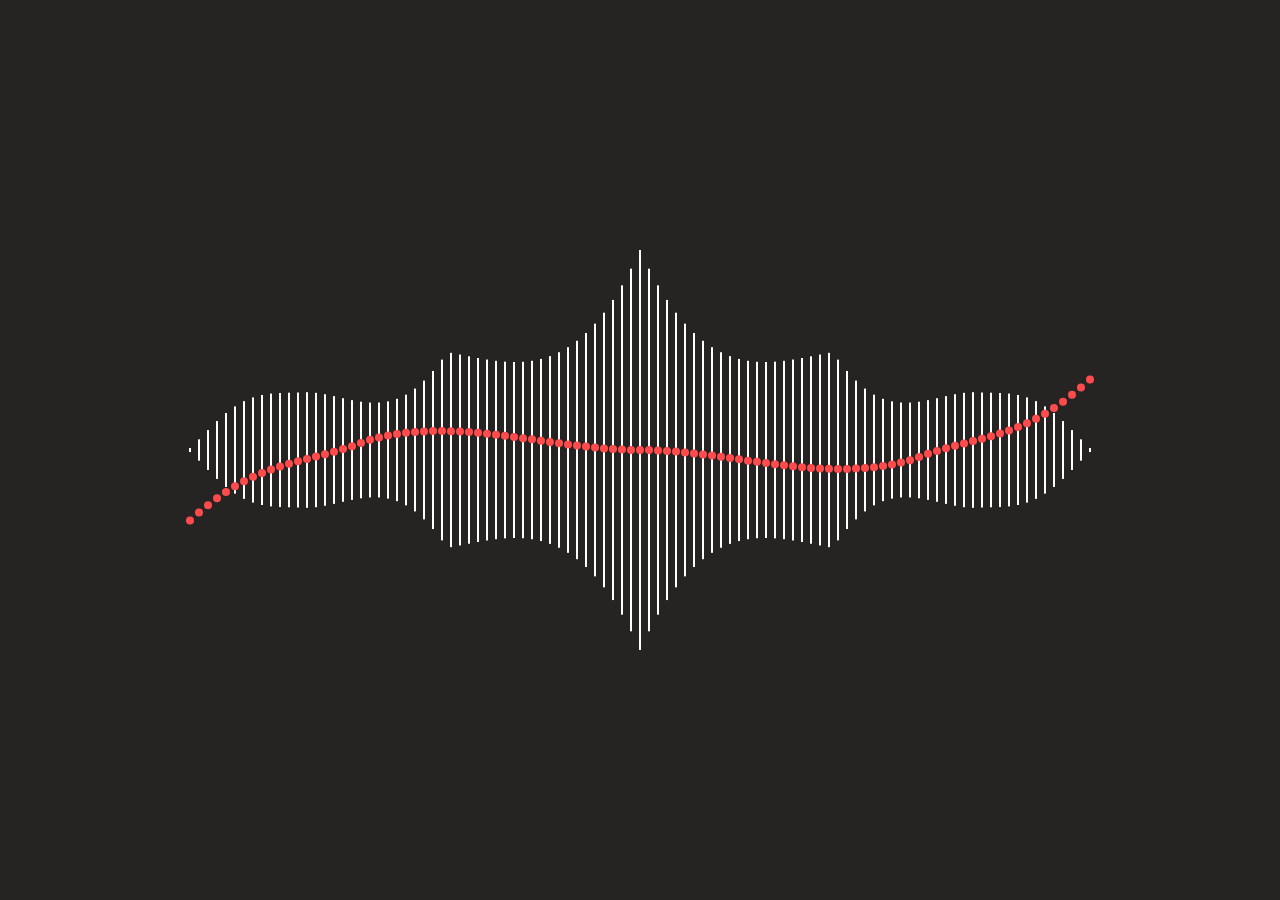
<file: anime-master/documentation/examples/built-in-easings.html>
<!DOCTYPE html>
<html>
<head>
  <title>built-in easings • anime.js</title>
  <meta charset="utf-8">
  <meta name="viewport" content="width=device-width, initial-scale=1, maximum-scale=1">
  <meta property="og:title" content="anime.js">
  <meta property="og:url" content="https://animejs.com">
  <meta property="og:description" content="Javascript Animation Engine">
  <meta property="og:image" content="https://animejs.com/documentation/assets/img/icons/og.png">
  <meta name="twitter:card" content="summary">
  <meta name="twitter:title" content="anime.js">
  <meta name="twitter:site" content="@juliangarnier">
  <meta name="twitter:description" content="Javascript Animation Engine">
  <meta name="twitter:image" content="https://animejs.com/documentation/assets/img/icons/twitter.png">
  <link rel="apple-touch-icon-precomposed" href="../assets/img/social-media-image.png">
  <link rel="icon" type="image/png" href="../assets/img/favicon.png" >
  <link href="../assets/css/animejs.css" rel="stylesheet">
  <link href="../assets/css/documentation.css" rel="stylesheet">
  <style>

    :root {
      font-size: 24px;
    }

    body {
      display: flex;
      flex-wrap: wrap;
      justify-content: center;
      align-items: center;
      height: 100vh;
    }

    .easing-visualizer {
      position: relative;
      display: flex;
      align-items: center;
      justify-content: space-between;
      width: 100%;
      max-width: 908px;
      padding-bottom: 50%;
    }

    .easing-visualizer .wrapper {
      position: absolute;
      bottom: 0;
      display: flex;
      align-items: center;
      justify-content: space-between;
      width: 100%;
      height: 100%;
    }

    .easing-visualizer .bar {
      width: 2px;
      height: 4px;
      margin: 0 3px;
      background-color: currentColor;
      transform-origin: 50% 50%;
    }

    .easing-visualizer .dot {
      position: relative;
      width: 8px;
      height: 8px;
      background-color: currentColor;
      border-radius: 50%;
    }

  </style>
</head>
<body>

  <div class="easing-visualizer">
    <div class="wrapper bars-wrapper"></div>
    <div class="wrapper dots-wrapper"></div>
  </div>

</body>
<script type="module">

  import anime from '../../src/index.js';

  const easingVisualizerEl = document.querySelector('.easing-visualizer');
  const barsWrapperEl = easingVisualizerEl.querySelector('.bars-wrapper');
  const dotsWrapperEl = easingVisualizerEl.querySelector('.dots-wrapper');
  const barsFragment = document.createDocumentFragment();
  const dotsFragment = document.createDocumentFragment();
  const numberOfBars = 101;

  for (let i = 0; i < numberOfBars; i++) {
    const barEl = document.createElement('div');
    const dotEl = document.createElement('div');
    barEl.classList.add('bar');
    dotEl.classList.add('dot');
    dotEl.classList.add('color-red');
    barsFragment.appendChild(barEl);
    dotsFragment.appendChild(dotEl);
  }

  barsWrapperEl.appendChild(barsFragment);
  dotsWrapperEl.appendChild(dotsFragment);

  // anime.setValue('.easing-visualizer .dot', { translateX: anime.stagger(6) });

  function animateEasing() {

    const easings = [];
    for (let ease in anime.penner) easings.push(ease);
    easings.push('steps('+anime.random(5, 20)+')');
    easings.push('cubicBezier(0.545, 0.475, 0.145, 1)');
    const ease = easings[anime.random(0, easings.length - 1)];
    const duration = 450;

    anime.timeline({
      complete: animateEasing,
      easing: ease,
      duration: duration
    })
    .add({
      targets: '.easing-visualizer .bar',
      scaleY: anime.stagger([1, 100], {easing: ease, from: 'center', direction: 'reverse'}),
      delay: anime.stagger(14, {from: 'center'})
    })
    .add({
      targets: '.easing-visualizer .dot',
      translateY: anime.stagger(['-6rem', '6rem'], {easing: ease, from: 'last'}),
      delay: anime.stagger(10, {from: 'center'})
    }, 0);

  }

  animateEasing();

</script>
</html>
</file>
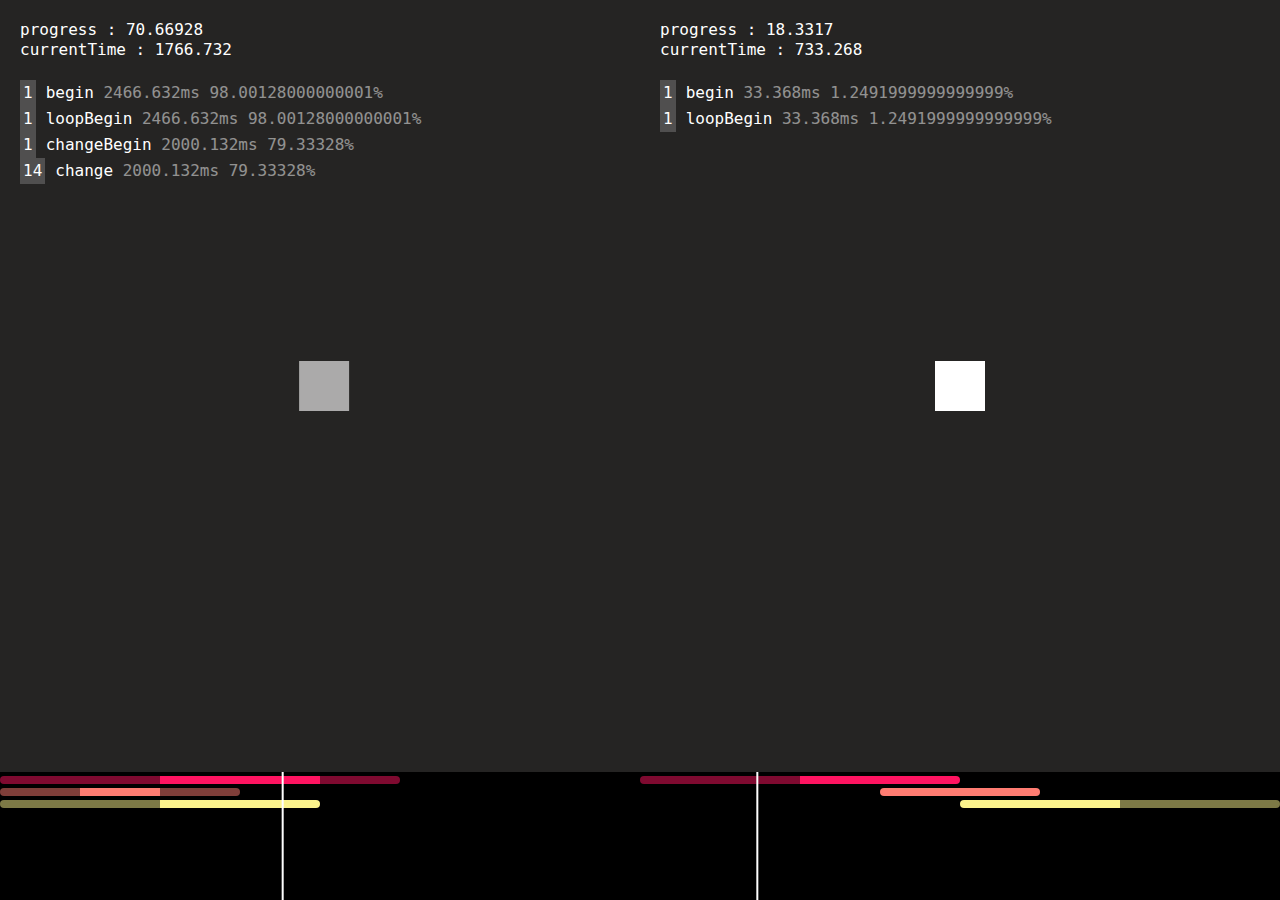
<file: anime-master/documentation/examples/callbacks.html>
<!DOCTYPE html>
<html>
<head>
  <title>Anime states system | anime.js</title>
  <meta charset="utf-8">
  <meta name="viewport" content="width=device-width, initial-scale=1, maximum-scale=1">
  <meta property="og:title" content="anime.js">
  <meta property="og:url" content="https://animejs.com">
  <meta property="og:description" content="Javascript Animation Engine">
  <meta property="og:image" content="https://animejs.com/documentation/assets/img/icons/og.png">
  <meta name="twitter:card" content="summary">
  <meta name="twitter:title" content="anime.js">
  <meta name="twitter:site" content="@juliangarnier">
  <meta name="twitter:description" content="Javascript Animation Engine">
  <meta name="twitter:image" content="https://animejs.com/documentation/assets/img/icons/twitter.png">
  <link rel="apple-touch-icon-precomposed" href="../assets/img/social-media-image.png">
  <link rel="icon" type="image/png" href="../assets/img/favicon.png" >
  <link href="../assets/css/animejs.css" rel="stylesheet">
  <link href="../assets/css/documentation.css" rel="stylesheet">
  <style>

    body {
      display: flex;
      flex-wrap: no-wrap;
      justify-content: space-around;
      align-items: center;
      position: absolute;
      width: 100%;
      height: 100vh;
      padding-bottom: 128px;
    }

    .el {
      width: 50px;
      height: 50px;
      background-color: currentColor;
    }

    .log {
      overflow-y: scroll;
      position: absolute;
      top: 0;
      height: 100%;
      padding: 20px;
      padding-top: 80px;
      font-size: 16px;
      line-height: 20px;
      text-align: left;
      font-family: monospace;
    }

    .log-animation {
      left: 0;
      width: 50%;
    }

    .log-timeline {
      left: 50%;
      width: 50%;
    }

    .counter {
      display: inline-block;
      margin-right: 10px;
      padding: 3px;
      background-color: rgba(255,255,255,.2);
    }

    .currentTime, .progress { opacity: .5 }

    .time {
      position: absolute;
      top: 0;
      height: 80px;
      padding: 20px;
      font-size: 16px;
      line-height: 20px;
      text-align: left;
      font-family: monospace;
    }

    .time-animation {
      left: 0;
      width: 50%;
    }

    .time-timeline {
      left: 50%;
      width: 50%;
    }

    /* Player animation */

    .timeline {
      position: fixed;
      bottom: 0;
      height: 128px;
      padding-top: 4px;
      background-color: #000;
    }

    .timeline.player-animation {
      width: 50%;
      left: 0;
    }

    .timeline.player-timeline {
      width: 50%;
      left: 50%;
    }

    .tl-needle {
      position: absolute;
      z-index: 2;
      top: 0;
      left: 0;
      bottom: 0;
      width: 2px;
      margin-left: -1px;
      background-color: #FFF;
    }

    .tl-animation {
      position: relative;
      display: flex;
      justify-content: space-between;
      width: auto;
      height: 8px;
      margin-bottom: 4px;
      background-color: currentColor;
      border-radius: .5rem;
    }

    .tl-delay,
    .tl-end-delay {
      width: auto;
      height: 100%;
      background-color: rgba(0,0,0,.5);
    }

  </style>
</head>
<body>

  <div class="el color-04"></div>

  <div class="el color-08"></div>

  <div class="log log-animation"></div>
  <div class="time time-animation"></div>

  <div class="log log-timeline"></div>
  <div class="time time-timeline"></div>

</body>
<script type="module">

  import anime from '../../src/index.js';

  var animationTimeLogEl = document.querySelector('.time-animation');
  var timelineTimeLogEl = document.querySelector('.time-timeline');

  var animation = anime({
    targets: '.el.color-04',
    translateX: [
      {value: 200},
      {value: -200},
      {value: 200}
    ],
    rotate: {
      value: 720,
      easing: 'easeInOutCirc',
      duration: 500,
      delay: 500
    },
    opacity: {
      value: .5,
      easing: 'linear',
      duration: 1000,
      delay: 1000,
      endDelay: 0
    },
    delay: 1000,
    endDelay: 500,
    duration: 1000,
    easing: 'easeOutQuad',
    direction: 'reverse',
    loop: 2,
    autoplay: false,
    update: function(a) {
      animationTimeLogEl.innerHTML = 'progress : ' + a.progress + '<br>currentTime : ' + a.currentTime;
    },
  });


  var tl = anime.timeline({
    targets: '.el.color-08',
    easing: 'easeInOutQuad',
    autoplay: false,
    direction: 'alternate',
    loop: 3,
    update: function(a) {
      timelineTimeLogEl.innerHTML = 'progress : ' + a.progress + '<br>currentTime : ' + a.currentTime;
    }
  })
  .add({
    translateX: 100,
    delay: 1000
  })
  .add({
    translateY: 100
  }, '-=500')
  .add({
    rotate: 360,
    endDelay: 1000
  }, '-=500');


  function animePlayer(instance, playerClass) {

    function createEl(type, className, parentEl) {
      var el = document.createElement(type);
      if (className) el.classList.add(className);
      if (parentEl) parentEl.appendChild(el);
      return el;
    }

    var timelineEl = createEl('div', 'timeline', document.body);
    if (playerClass) timelineEl.classList.add(playerClass);
    var needleEl = createEl('div', 'tl-needle', timelineEl);
    var animations = [];
    var colors = ['#FF1461','#FF7C72','#FBF38C','#A6FF8F','#18FF92','#1CE2B2','#5EF3FB','#61C3FF','#5A87FF','#8453E3','#C26EFF','#FB89FB'];
    var colorIndex = 0;

    function convertMStoEM(ms) { return ms / 100; }
    function convertEMtoMS(em) { return parseFloat(em) * 250; }

    function createAnimationLog(animObj, timelineOffset) {
      var anim = animObj;
      anim.player = {};
      anim.player.animationEl = createEl('div', 'tl-animation', timelineEl);
      anim.player.delayEl = createEl('div', 'tl-delay', anim.player.animationEl);
      anim.player.endDelayEl = createEl('div', 'tl-end-delay', anim.player.animationEl);
      anim.update = function() {
        anime.set(anim.player.animationEl, {
          left: convertMStoEM(timelineOffset) + 'em',
          width: convertMStoEM(anim.duration) + 'em'
        });
        anime.set(anim.player.delayEl, {width: (anim.delay / anim.duration) * 100 + '%'});
        anime.set(anim.player.endDelayEl, {width: (anim.endDelay / anim.duration) * 100 + '%'});
      }
      anime.set(anim.player.animationEl, {color: colors[colorIndex]});
      colorIndex++;
      if (!colors[colorIndex]) colorIndex = 0;
      anim.update();
      animations.push(anim);
      return anim;
    }

    instance.pause();

    var playerAnimation = anime({
      targets: needleEl,
      translateX: convertMStoEM(instance.duration) + 'em',
      duration: instance.duration,
      direction: instance.direction,
      loop: instance.loop,
      easing: 'linear',
      update: function(a) {
        instance.seek(a.currentTime);
      },
      complete: function(a) {
        instance.seek(a.currentTime);
      }
    });

    if (instance.children.length) {
      instance.children.forEach(function(child) {
        child.animations.forEach(function(anim) {
          createAnimationLog(anim, child.timelineOffset);
        });
      })
    } else {
      instance.animations.forEach(function(anim) {
        createAnimationLog(anim);
      });
    }

  }

  animePlayer(animation, 'player-animation');
  animePlayer(tl, 'player-timeline');

  function logCallbacks(animation, logEl, callbacks) {

    function appendLog(cbName) {
      animation[cbName] = function() {
        var pEl = document.createElement('p');
        var counterSpanEl = document.createElement('span');
        var currentTimeSpanEl = document.createElement('span');
        var progressSpanEl = document.createElement('span');
        var textSpanEl = document.createElement('span');
        var lastPEl = logEl.querySelector('p:last-child');
        currentTimeSpanEl.innerHTML = ' ' + animation.currentTime + 'ms';
        progressSpanEl.innerHTML = ' ' + animation.progress + '%';
        if (lastPEl && lastPEl.querySelector('.text').innerHTML === cbName) {
          var lastCountEl = lastPEl.querySelector('.counter');
          var lastCountValue = parseFloat(lastCountEl.innerHTML);
          lastCountValue++;
          lastCountEl.innerHTML = lastCountValue;
        } else {
          counterSpanEl.innerHTML = 1;
          textSpanEl.innerHTML = cbName;
          counterSpanEl.classList.add('counter');
          textSpanEl.classList.add('text');
          currentTimeSpanEl.classList.add('currentTime');
          progressSpanEl.classList.add('progress');
          pEl.appendChild(counterSpanEl);
          pEl.appendChild(textSpanEl);
          pEl.appendChild(currentTimeSpanEl);
          pEl.appendChild(progressSpanEl);
          logEl.appendChild(pEl);
          logEl.scrollTop = logEl.scrollHeight;
        }
      }
    }

    callbacks.forEach(appendLog);

  }

  logCallbacks(animation, document.querySelector('.log-animation'), [
    'begin',
    'loopBegin',
    'changeBegin',
    'change',
    'changeComplete',
    'loopComplete',
    'complete'
  ]);


  logCallbacks(tl, document.querySelector('.log-timeline'), ['begin',
    'loopBegin',
    'changeBegin',
    'change',
    'changeComplete',
    'loopComplete',
    'complete'
  ]);


</script>
</html>
</file>
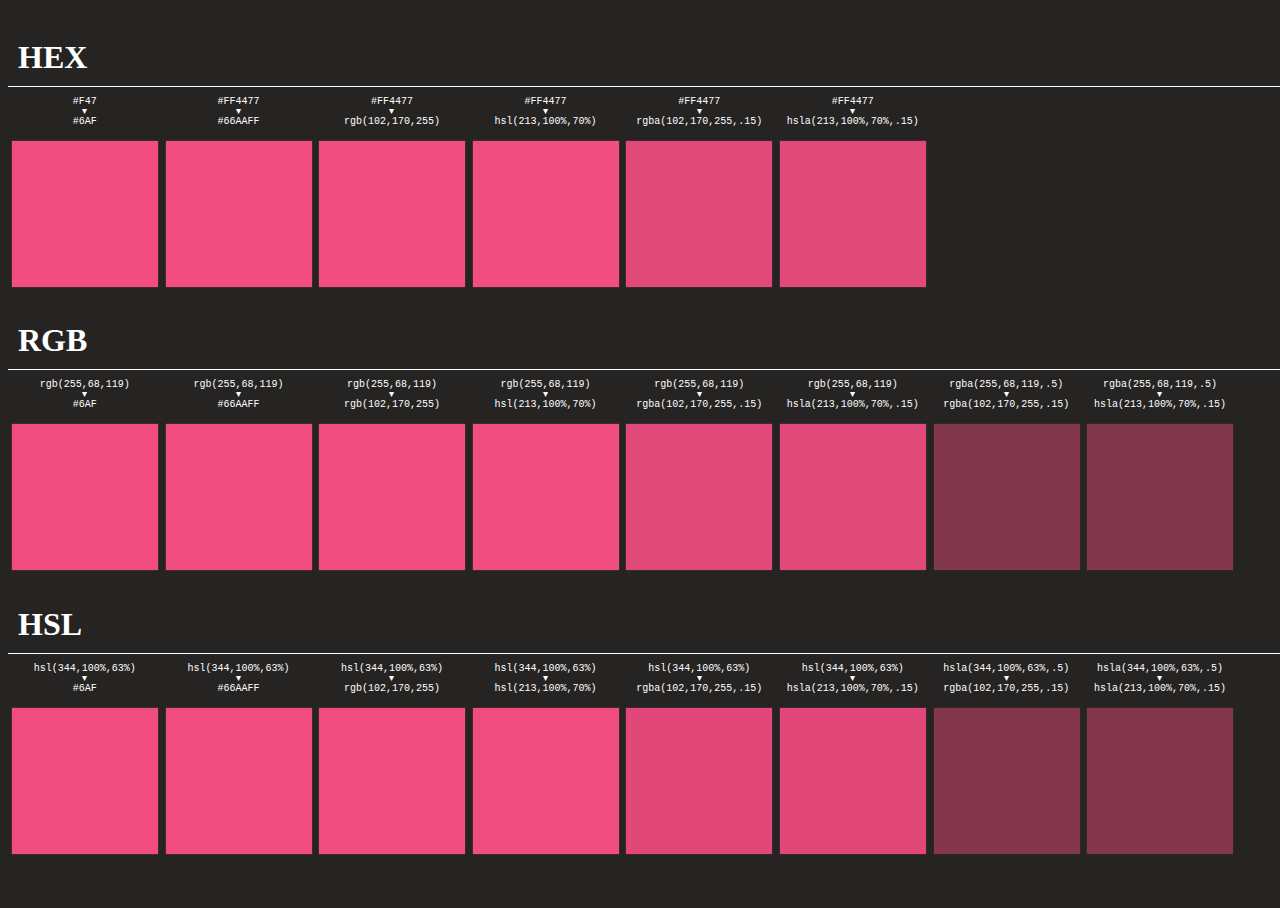
<file: anime-master/documentation/examples/colors-test.html>
<!DOCTYPE html>
<html>
<head>
  <title>Colors test | anime.js</title>
  <meta charset="utf-8">
  <meta name="viewport" content="width=device-width, initial-scale=1, maximum-scale=1">
  <meta property="og:title" content="anime.js">
  <meta property="og:url" content="https://animejs.com">
  <meta property="og:description" content="Javascript Animation Engine">
  <meta property="og:image" content="https://animejs.com/documentation/assets/img/icons/og.png">
  <meta name="twitter:card" content="summary">
  <meta name="twitter:title" content="anime.js">
  <meta name="twitter:site" content="@juliangarnier">
  <meta name="twitter:description" content="Javascript Animation Engine">
  <meta name="twitter:image" content="https://animejs.com/documentation/assets/img/icons/twitter.png">
  <link rel="apple-touch-icon-precomposed" href="../assets/img/social-media-image.png">
  <link rel="icon" type="image/png" href="../assets/img/favicon.png">
  <link href="../assets/css/documentation.css" rel="stylesheet">
  <script src="../../lib/anime.min.js"></script>
  <!-- <script src="../assets/js/anime/anime.2.0.2.js"></script> -->
  <!-- <script src="../assets/js/anime/anime.1.3.js"></script> -->
  <style>
    body {
      width: 100%;
      height: 100vh;
    }
    .color-tests {
      display: flex;
      flex-wrap: wrap;
    }
    .section-title {
      display: block;
      width: 100%;
      margin-bottom: 10px;
      padding: 10px;
      border-bottom: 1px solid #FFF;
    }
    .color-test {
      flex-shrink: 2;
      text-align: center;
      font-size: 10px;
      line-height: 1em;
      font-family: monospace;
    }
    .color-el {
      display: flex;
      align-items: center;
      justify-content: center;
      position: relative;
      width: 12vw;
      height: 12vw;
      margin-top: 10px;
    }
  </style>
</head>
<body>
  <section class="color-section">
    <h1 class="section-title">HEX</h1>
    <div class="color-tests">
      <div class="color-test hex-to-hex-shorthand">#F47<br>▾<br>#6AF</div>
      <div class="color-test hex-to-hex">#FF4477<br>▾<br>#66AAFF</div>
      <div class="color-test hex-to-rgb">#FF4477<br>▾<br>rgb(102,170,255)</div>
      <div class="color-test hex-to-hsl">#FF4477<br>▾<br>hsl(213,100%,70%)</div>
      <div class="color-test hex-to-rgba">#FF4477<br>▾<br>rgba(102,170,255,.15)</div>
      <div class="color-test hex-to-hsla">#FF4477<br>▾<br>hsla(213,100%,70%,.15)</div>
    </div>
  </section>
  <section class="color-section">
    <h1 class="section-title">RGB</h1>
    <div class="color-tests">
      <div class="color-test rgb-to-hex-shorthand">rgb(255,68,119)<br>▾<br>#6AF</div>
      <div class="color-test rgb-to-hex">rgb(255,68,119)<br>▾<br>#66AAFF</div>
      <div class="color-test rgb-to-rgb">rgb(255,68,119)<br>▾<br>rgb(102,170,255)</div>
      <div class="color-test rgb-to-hsl">rgb(255,68,119)<br>▾<br>hsl(213,100%,70%)</div>
      <div class="color-test rgb-to-rgba">rgb(255,68,119)<br>▾<br>rgba(102,170,255,.15)</div>
      <div class="color-test rgb-to-hsla">rgb(255,68,119)<br>▾<br>hsla(213,100%,70%,.15)</div>
      <div class="color-test rgba-to-rgba">rgba(255,68,119,.5)<br>▾<br>rgba(102,170,255,.15)</div>
      <div class="color-test rgba-to-hsla">rgba(255,68,119,.5)<br>▾<br>hsla(213,100%,70%,.15)</div>
    </div>
  </section>
  <section class="color-section">
    <h1 class="section-title">HSL</h1>
    <div class="color-tests">
      <div class="color-test hsl-to-hex-shorthand">hsl(344,100%,63%)<br>▾<br>#6AF</div>
      <div class="color-test hsl-to-hex">hsl(344,100%,63%)<br>▾<br>#66AAFF</div>
      <div class="color-test hsl-to-rgb">hsl(344,100%,63%)<br>▾<br>rgb(102,170,255)</div>
      <div class="color-test hsl-to-hsl">hsl(344,100%,63%)<br>▾<br>hsl(213,100%,70%)</div>
      <div class="color-test hsl-to-rgba">hsl(344,100%,63%)<br>▾<br>rgba(102,170,255,.15)</div>
      <div class="color-test hsl-to-hsla">hsl(344,100%,63%)<br>▾<br>hsla(213,100%,70%,.15)</div>
      <div class="color-test hsla-to-rgba">hsla(344,100%,63%,.5)<br>▾<br>rgba(102,170,255,.15)</div>
      <div class="color-test hsla-to-hsla">hsla(344,100%,63%,.5)<br>▾<br>hsla(213,100%,70%,.15)</div>
    </div>
  </section>
  <script>

    var colorTestEls = document.querySelectorAll('.color-test');

    function createTest(el) {
      var testHtml = el.innerHTML;
      var testValues = testHtml.split('<br>▾<br>');
      var colorEl = document.createElement('div');
      colorEl.classList.add('color-el');
      el.appendChild(colorEl);
      anime({
        targets: colorEl,
        backgroundColor: [testValues[0], testValues[1]],
        scale: [.97, .75],
        direction: 'alternate',
        easing: 'easeInOutSine',
        duration: 4000,
        loop: true
      });
    }

    for (var i = 0; i < colorTestEls.length; i++) createTest(colorTestEls[i]);

  </script>
</body>
</html>
</file>
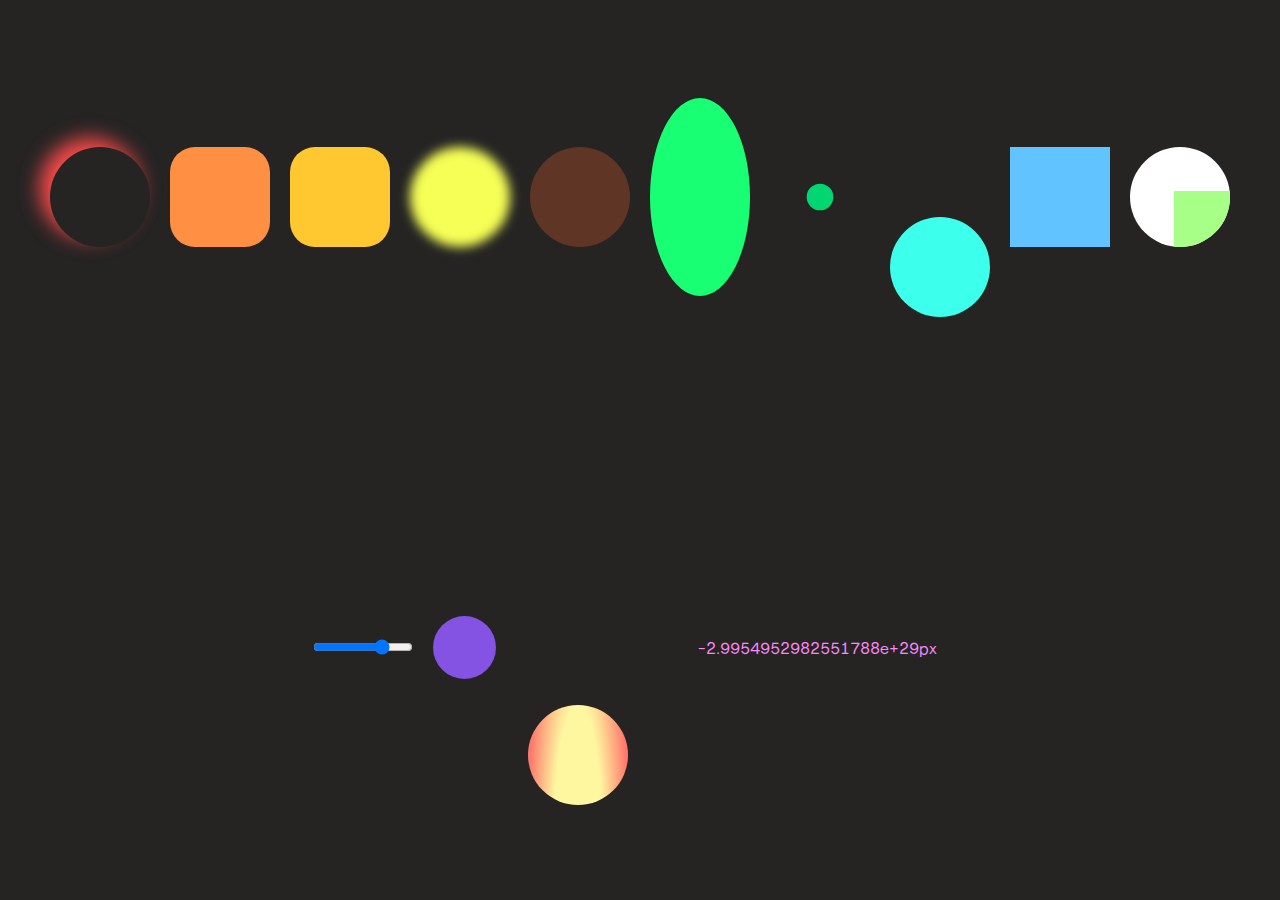
<file: anime-master/documentation/examples/complex-properties.html>
<!DOCTYPE html>
<html>
<head>
  <title>Complex properties | anime.js</title>
  <meta charset="utf-8">
  <meta name="viewport" content="width=device-width, initial-scale=1, maximum-scale=1">
  <meta property="og:title" content="anime.js">
  <meta property="og:url" content="https://animejs.com">
  <meta property="og:description" content="Javascript Animation Engine">
  <meta property="og:image" content="https://animejs.com/documentation/assets/img/icons/og.png">
  <meta name="twitter:card" content="summary">
  <meta name="twitter:title" content="anime.js">
  <meta name="twitter:site" content="@juliangarnier">
  <meta name="twitter:description" content="Javascript Animation Engine">
  <meta name="twitter:image" content="https://animejs.com/documentation/assets/img/icons/twitter.png">
  <link rel="apple-touch-icon-precomposed" href="../assets/img/social-media-image.png">
  <link href="../assets/css/animejs.css" rel="stylesheet">
  <link href="../assets/css/documentation.css" rel="stylesheet">
  <!-- <script src="../../lib/anime.min.js"></script> -->
  <!-- <script src="../assets/js/anime/anime.1.3.js"></script> -->
  <!-- <script src="../assets/js/anime/anime.2.0.1.js"></script> -->
  <style>
    body {
      display: flex;
      flex-wrap: wrap;
      justify-content: center;
      align-items: center;
      min-height: 100vh;
    }
    .item {
      width: 100px;
      height: 100px;
      margin-top: 20px;
      border-radius: 50%;
      background-color: currentColor;
      margin: 10px;
    }
    .box-shadow {
      background-color: transparent;
    }
    .clip-path {
      border-radius: 0;
    }
    .auto-property {
      background-image: radial-gradient(50% 100%, #FFF7A0 50%, #FF7A6D 100%);
      background-size: auto 100px;
    }
    .exponent-values {
      width: 300px;
      background-color: transparent;
      text-align: center;
    }
  </style>
</head>
<body>
  <div class="box-shadow item color-red"></div>
  <div class="unit-less item color-orange"></div>
  <div class="specified-unit item color-lightorange"></div>
  <div class="filter item color-yellow"></div>
  <div class="rgba item color-citrus"></div>
  <div class="calc item color-green"></div>
  <div class="zero-value item color-darkgreen"></div>
  <div class="round-value item color-turquoise"></div>
  <div class="clip-path item color-skyblue"></div>
  <svg class="item" xmlns="http://www.w3.org/2000/svg" viewBox="0 0 100 100">
    <g id="Page-1" fill="none" fill-rule="evenodd">
      <g id="svg" fill="#A7FF87">
        <rect id="Rectangle" width="50" height="50" x="25" y="25"/>
      </g>
    </g>
  </svg>
  <input class="item" type="range" value="0" min="0" max="100">
  <div class="basic-css color-lavender item"></div>
  <div class="auto-property color-purple item"></div>
  <input class="exponent-values color-pink item" value="-1.1234567890123456789e+30px"></input>
  <script type="module">
    
    import anime from "../../src/index.js";

    var boxShadow = anime({
      targets: '.box-shadow',
      boxShadow: [
        {value: ['10px -10px 10px 0 currentColor', '10px 10px 20px 0 currentColor']},
        {value: '-10px 10px 30px 0 currentColor'},
        {value: '-10px -10px 20px 0 currentColor'},
        {value: '10px -10px 10px 0 currentColor'}
      ],
      loop: true,
      easing: 'linear'
    });
    var unitLess = anime({
      targets: '.unit-less',
      borderRadius: 16,
      loop: true,
      direction: 'alternate',
      easing: 'linear'
    });
    var specifiedUnit = anime({
      targets: '.specified-unit',
      borderRadius: '1em',
      loop: true,
      direction: 'alternate',
      easing: 'linear'
    });
    var filter = anime({
      targets: '.filter',
      filter: ["blur(20px)", "blur(0px)"],
      loop: true,
      direction: 'alternate',
      easing: 'linear'
    });
    var rgba = anime({
      targets: '.rgba',
      backgroundColor: ['rgba(255,100,50,1)', 'rgba(255,100,50,.0)'],
      loop: true,
      direction: 'alternate',
      easing: 'linear'
    });
    var calc = anime({
      targets: '.calc',
      height: ['calc(25% - 100px)', 'calc(25% - 0px)'],
      loop: true,
      direction: 'alternate',
      easing: 'linear'
    });
    var zeroValue = anime({
      targets: '.zero-value',
      scale: 0,
      loop: true,
      direction: 'alternate',
      easing: 'linear'
    });
    var roundValue = anime({
      targets: '.round-value',
      translateY: 100,
      round: .1,
      loop: true,
      direction: 'alternate',
      easing: 'linear'
    });
    var clipPath = anime({
      targets: '.clip-path',
      clipPath: ['circle(0px at center)', 'circle(100px at center)'],
      loop: true,
      direction: 'alternate',
      easing: 'linear'
    });
    var svgTransform = anime({
      targets: 'rect',
      transform: 'translate(10 10) scale(2)',
      loop: true,
      direction: 'alternate',
      easing: 'linear'
    });
    var rangeValue = anime({
      targets: 'input[type="range"]',
      value: 100,
      loop: true,
      direction: 'alternate',
      easing: 'linear'
    });
    var basicCSS = anime({
      targets: '.basic-css',
      width: 50,
      height: 50,
      loop: true,
      direction: 'alternate',
      easing: 'linear'
    });
    var autoProperty = anime({
      targets: '.auto-property',
      backgroundSize: ['auto 10px', 'auto 400px'],
      margin: '20% 40px 10px 30px',
      loop: true,
      direction: 'alternate',
      easing: 'linear'
    });
    var exponentValues = anime({
      targets: '.exponent-values',
      value: '+1.0123456789012346e+21px',
      loop: true,
      direction: 'alternate',
      easing: 'linear'
    });
  </script>
</body>
</html>
</file>
<file: anime-master/documentation/assets/css/animejs.css>
@font-face {
 font-family: "Roobert";
 font-weight: 400;
 font-style: normal;
 src: url("../fonts/Roobert-Regular.woff2") format("woff2");
}

@font-face {
 font-family: "Roobert";
 font-weight: 400;
 font-style: italic;
 src: url("../fonts/Roobert-Regular.woff2") format("woff2");
}

@font-face {
 font-family: "Roobert";
 font-weight: 600;
 font-style: normal;
 src: url("../fonts/Roobert-SemiBold.woff2") format("woff2");
}

@font-face {
 font-family: "Roobert";
 font-weight: 600;
 font-style: italic;
 src: url("../fonts/Roobert-SemiBoldItalic.woff2") format("woff2");
}

@font-face {
  font-family: "InputMono";
  src: url("../fonts/InputMono-Regular.woff2") format("woff2"),
      url("../fonts/InputMono-Regular.woff") format("woff");
  font-weight: normal;
  font-style: normal;
}

@font-face {
  font-family: "InputMono";
  src: url("../fonts/InputMono-Bold.woff2") format("woff2"),
      url("../fonts/InputMono-Bold.woff") format("woff");
  font-weight: bold;
  font-style: normal;
}

@font-face {
  font-family: "InputMono";
  src: url("../fonts/InputMono-BoldItalic.woff2") format("woff2"),
      url("../fonts/InputMono-BoldItalic.woff") format("woff");
  font-weight: bold;
  font-style: italic;
}

@font-face {
  font-family: "InputMono";
  src: url("../fonts/InputMono-Italic.woff2") format("woff2"),
      url("../fonts/InputMono-Italic.woff") format("woff");
  font-weight: normal;
  font-style: italic;
}

*, *:before, *:after {
  box-sizing: border-box;
  margin: 0;
  padding: 0;
  border: 0;
  font: inherit;
  vertical-align: baseline;
}

html,
body {
  background-color: #252423;
  color: #F6F4F2;
}

body {
  font-family: Roobert, Helvetica Neue, Helvetica, Arial, sans-serif;
  font-weight: 400;
  font-feature-settings:"tnum" 1, "ss03" 1;
  -webkit-font-smoothing: antialiased;
}

h1, h2 {
  font-weight: 600;
}

input {
  font-family: Roobert, Helvetica Neue, Helvetica, Arial, sans-serif;
  font-variant-numeric: tabular-nums;
}

sup {
  vertical-align: super;
  font-size: .625em;
}

strong {
  font-weight: 600;
}

.color-white { color: #F6F4F2; } /* White */
.color-black { color: #2E2C2C; } /* Black */
.color-red, .color-targets { color: #FF4B4B; }/* red: */
.color-orange, .color-properties { color: #FF8F42; }/* orange: */
.color-lightorange, .color-prop-params { color: #FFC730; }/* lightorange: */
.color-yellow, .color-anim-params { color: #F6FF56; }/* yellow: */
.color-citrus, .color-values { color: #A4FF4F; }/* citrus: */
.color-green, .color-keyframes { color: #18FF74; }/* green: */
.color-darkgreen, .color-staggering { color: #00D672; }/* darkgreen: */
.color-turquoise, .color-tl { color: #3CFFEC; }/* turquoise: */
.color-skyblue, .color-controls { color: #61C3FF; }/* skyblue: */
.color-kingblue, .color-callbacks { color: #5A87FF; }/* kingblue: */
.color-lavender, .color-svg { color: #8453E3; }/* lavender: */
.color-purple, .color-easings { color: #C26EFF; }/* purple: */
.color-pink, .color-helpers { color: #FB89FB; }/* pink: */

.anime-mini-logo {
  width: 100px;
  height: 24px;
  transform: scaleY(.5);
}
</file>
<file: anime-master/documentation/assets/css/anime-theme.css>
.hljs {
  display: block;
  color: #F6F4F2;
}

.hljs-comment,
.hljs-quote {
  color: #A2A09F;
  font-style: italic;
}

.hljs-doctag,
.hljs-keyword,
.hljs-formula {
  color: #B08CFF;
}

.hljs-section,
.hljs-name,
.hljs-selector-tag,
.hljs-deletion,
.hljs-subst {
  color: #FF7C72;
}

.hljs-literal {
  color: #1CE2B2;
}

.hljs-string,
.hljs-regexp,
.hljs-addition,
.hljs-attribute,
.hljs-attr,
.hljs-meta-string {
  color: #A6FF8F;
}

.hljs-built_in,
.hljs-class .hljs-title {
  color: #FBF38C;
}

.hljs-variable,
.hljs-template-variable,
.hljs-type,
.hljs-selector-class,
.hljs-selector-attr,
.hljs-selector-pseudo,
.hljs-number {
  color: #FF7C72;
}

.hljs-symbol,
.hljs-bullet,
.hljs-link,
.hljs-meta,
.hljs-selector-id,
.hljs-title {
  color: #61C3FF;
}

.hljs-emphasis {
  font-style: italic;
}

.hljs-strong {
  font-weight: bold;
}

.hljs-link {
  text-decoration: underline;
}
</file>
<file: anime-master/documentation/assets/css/documentation.css>
html,
body,
header {
  background-color: #252423;
}

body {
  position: absolute;
  width: 100%;
  height: 100%;
  color: white;
  font-variant-numeric: tabular-nums;
  -webkit-font-smoothing: antialiased;
  overflow-x: hidden;
}

.content {
  overflow: hidden;
  opacity: 0;
  display: flex;
  flex-direction: row;
  width: 100%;
  height: 100%;
  transition: opacity 1s ease;
}

.ready .content {
  opacity: 1;
}

/* Headers */

.header {
  position: absolute;
  z-index: 1;
  top: 0;
  width: 100%;
}

.logo {
  display: flex;
  justify-content: space-between;
  opacity: .8;
  width: 100%;
  height: 20px;
  text-decoration: none;
  color: currentColor;
}

.logo:visited {
  color: currentColor;
}

.logo svg {
  width: 100%;
  height: 100%;
}

.logo:hover {
  opacity: 1;
}

.version-number {
  opacity: .6;
  color: currentColor;
}

header {
  position: sticky;
  top: 0;
  z-index: 2;
  display: flex;
  align-items: center;
  justify-content: space-between;
  width: 100%;
  height: 60px;
  padding-left: 20px;
  padding-right: 20px;
  border-bottom: 1px solid rgba(0,0,0,.65);
}

h2 {
  font-size: 16px;
  letter-spacing: 1px;
  text-transform: uppercase;
  font-weight: 200;
}

/* Panes */

.pane {
  position: relative;
  height: 100%;
}

/* Sidebar */

.sidebar {
  display: flex;
  flex-direction: column;
  width: 240px;
  padding-top: 60px;
  border-right: 1px solid rgba(0,0,0,.65);
}

.sidebar-info {
  display: flex;
  justify-content: space-between;
  padding: 20px;
}

.navigation {
  overflow-y: auto;
  width: 100%;
  height: 100%;
  padding: 10px 0 20px 20px;
}

.navigation ul {
  height: 30px;
  overflow-y: hidden;
  -webkit-transition:opacity .4s ease;
  transition: opacity .4s ease;
}

.navigation ul li {
  position: relative;
}

.navigation ul li:before {
  content: "";
  display: block;
  position: absolute;
  top: 4px;
  left: 2px;
  width: 1px;
  height: calc(100% - 8px);
  background-color: white;
}

.navigation ul li:first-child:before {
  display: none;
}

.navigation a {
  display: block;
  padding-left: 10px;
  color: white;
  text-decoration: none;
  font-size: 14px;
  line-height: 20px;
  letter-spacing: .5px;
  text-transform: uppercase;
}

.navigation ul li:first-child a {
  padding-left: 0;
  padding-top: 10px;
  padding-bottom: 10px;
}

.navigation ul li a,
.navigation ul li:before {
  opacity: .4;
}

.navigation ul li a {
  transition: opacity .4s ease, color .4s ease;
}

.navigation ul.active a {
  opacity: .7;
}

.navigation ul li:hover a,
.navigation ul li:hover:before {
  transition: none;
  opacity: 1;
}

.navigation ul li.active a,
.navigation ul li.active:before {
  opacity: 1;
  color: currentColor;
}

.navigation ul li.active:before {
  background-color: currentColor;
}

.navigation ul.active li:first-child a,
.navigation ul.active li:first-child a:hover {
  opacity: 1;
  color: currentColor;
}

/* Info pane */

.demo-info {
  flex-direction: column;
  font-size: 16px;
  line-height: 22px;
}

.info-output {
  overflow-x: hidden;
  overflow-y: auto;
  position: relative;
  top: 0;
  width: 100%;
  height: calc(100% - 60px);
  padding: 20px;
}

.demo-info pre {
  font-variant-ligatures: none;
  -webkit-font-variant-ligatures: none;
}

.demo-info code {
  font-family: "Input Mono Reg", monospace;
  font-size: 14px;
  line-height: 22px;
  white-space: pre-wrap;
}

.demo-info p {
  margin-bottom: 20px;
}

.demo-info p,
.demo-info td {
  color: #F6F4F2;
}

.demo-info i {
  font-style: italic;
}

.demo-info a {
  text-decoration: none;
  border-bottom: 1px dotted currentColor;
  word-wrap: break-word;
  overflow-wrap: break-word;
}

.demo-info a:hover {
  border-bottom: 1px solid currentColor;
}

.demo-info a[href^="http"],
.demo-info a[href^="http"]:visited {
  color: #F6F4F2;
}

.demo-info p.bubble {
  display: inline-block;
  position: relative;
  padding: 8px 12px;
}

.demo-info p.bubble.warning {
  color: #FBF38C;
}

.demo-info p.bubble.info {
  color: #61C3FF;
}

.demo-info p.bubble:after {
  content: "";
  pointer-events: none;
  color: currentColor;
  display: inline-block;
  position: absolute;
  top: 0;
  left: 0;
  right: 0;
  bottom: 0;
  background-color: currentColor;
  border-radius: 3px;
  opacity: .05;
}

.demo-info code.hljs {
  display: inline-block;
}

.demo-info pre {
  margin-bottom: 20px;
}

.demo-info pre code {
  position: relative;
  display: inline-block;
  width: 100%;
  padding: 8px 12px;
  background-color: rgba(0,0,0,.2);
  border: 1px solid rgba(0,0,0,.2);
  border-radius: 3px;
}

.demo-info p code {
  position: relative;
  padding: 0 2px;
  height: 20px;
  background-color: rgba(0,0,0,.2);
  box-shadow: inset 0 0 1px rgba(0,0,0,.4);
  border-radius: 3px;
}

.demo-info table {
  margin-bottom: 20px;
  border: 1px solid rgba(255,255,255,.15);
  border-spacing: 0;
  border-radius: 3px;
}

.demo-info td {
  vertical-align: middle;
  padding: 8px 12px;
  border-left: 1px solid rgba(255,255,255,.15);
  border-top: 1px solid rgba(255,255,255,.15);
}

.demo-info thead td {
  text-transform: uppercase;
  font-size: 16px;
  line-height: 22px;
  letter-spacing: 1px;
  color: rgba(255,255,255,.4);
  border-top: none;
}

.demo-info td:first-child {
  border-left: none;
}

.code-preview {
  width: 100%;
  padding-top: 40px;
}

.code-preview h2 {
  margin-bottom: 20px;
}

/* Demos */

.demos {
  overflow-y: scroll;
  width: calc(50% - 240px);
  min-width: 330px;
}

article {
  width: 100%;
  display: flex;
  flex-direction: column;
  flex-wrap: wrap;
  align-items: flex-start;
  justify-content: flex-start;
}

.demo {
  position: relative;
  z-index: 1;
  display: flex;
  align-items: center;
  justify-content: center;
  width: 100%;
  min-height: 200px;
  padding-top: 35px;
  border-bottom: 1px solid rgba(0,0,0,.65);
  cursor: pointer;
}

.demo-description {
  display: none;
}

.demo.controls {
  padding-top: 50px;
}

.demo.active.controls {
  cursor: default;
}

.demo:before {
  content: "";
  position: absolute;
  z-index: 0;
  top: 0;
  left: 0;
  opacity: 0;
  display: block;
  width: 100%;
  height: 100%;
  background-color: currentColor;
}

.demo.active:before {
  opacity: .05;
}

.demo-content {
  position: relative;
  display: flex;
  flex-direction: column;
  justify-content: center;
  text-align: center;
  width: 290px;
  height: 100%;
}

.demo-content.vertical {
  flex-direction: row;
}

.demo-title {
  position: absolute;
  top: 0;
  left: 20px;
  width: calc(100% - 40px);
  padding: 23px 0;
  font-size: 14px;
  letter-spacing: 2px;
  text-transform: uppercase;
  color: #F6F4F2;
  opacity: .9;
}

.active .demo-title {
  color: currentColor;
  opacity: 1;
}

.line {
  width: 100%;
  padding: 1px 0px;
}

.line.align-center {
  display: flex;
  justify-content: center;
}

.grid {
  display: flex;
  flex-wrap: wrap;
}

.controls {
  opacity: .4;
  display: flex;
  align-items: center;
  justify-content: center;
  padding-top: 20px;
  padding-bottom: 10px;
}

.controls button {
  position: relative;
  display: block;
  margin: 0 0 0 -1px;
  padding: 5px 10px;
  font-size: 14px;
  text-transform: uppercase;
  border: 1px solid currentColor;
  background-color: transparent;
  color: currentColor;
}

.controls button:focus {
  outline: none;
}

.active .controls {
  opacity: 1;
}

.active .controls button:after {
  content: '';
  opacity: 0;
  position: absolute;
  left: 0;
  top: 0;
  display: block;
  width: 100%;
  height: 100%;
  background-color: currentColor;
}

.active .controls button:hover:after {
  opacity: .2;
}

.controls button.is-active:after,
.controls button.is-active:hover:after {
  opacity: .4;
}

.controls button:first-child {
  margin-left: 0;
}

.controls input {
  margin-left: 10px;
}

.text-output {
  padding-top: 10px;
  padding-bottom: 10px;
  font-size: 16px;
  color: currentColor;
  text-align: center;
  background-color: transparent;
  border: 1px solid currentColor;
}

.log {
  width: 100%;
  height: 100%;
  background: transparent;
  color: currentColor;
  border: none;
  font-size: 16px;
  text-align: center;
}

.bottom.log {
  padding-top: 10px;
  padding-bottom: 10px;
}

.logs {
  pointer-events: none;
  display: flex;
  flex-direction: column;
  align-items: center;
  position: absolute;
  width: 100%;
  height: auto;
}

.log:focus {
  outline: none;
}

input.progress {
  cursor: ew-resize;
}

input.progress[value] {
  position: relative;
  width: 100%;
  height: 27px;
  -webkit-appearance: none;
  background-color: transparent;
  color: currentColor;
}

input.progress[value]:focus {
  outline: none;
}

input.progress[value]:after {
  content: "";
  position: absolute;
  top: 13px;
  left: 0;
  width: 100%;
  height: 1px;
  background-color: currentColor;
}

input.progress[value]::-webkit-slider-thumb {
  -webkit-appearance: none;
  background-color: currentColor;
  border-radius: 50%;
  width: 16px;
  height: 16px;
}

.square,
.circle {
  pointer-events: none;
  position: relative;
  width: 28px;
  height: 28px;
  margin: 1px;
  background-color: currentColor;
  font-size: 14px;
}

.circle {
  border-radius: 50%;
}

.square.outline,
.circle.outline {
  background-color: transparent;
  border: 1px solid currentColor;
}

.triangle {
  pointer-events: none;
  position: relative;
  width: 0;
  height: 0;
  border-style: solid;
  border-width: 0 14px 24px 14px;
  border-color: transparent transparent currentColor transparent;
}

.small {
  width: 18px;
  height: 18px;
}

.small.triangle {
  border-width: 0 10px 17px 10px;
}

.large {
  width: 48px;
  height: 48px;
}

.stretched {
  height: 2px;
}

.shadow {
  position: absolute;
  opacity: .2;
}

.label {
  position: absolute;
  opacity: 0;
  display: flex;
  flex-direction: column;
  justify-content: center;
  text-align: left;
  width: 100%;
  height: auto;
  padding-left: 38px;
  transition: opacity .5s ease;
  white-space: nowrap
}

.demo.active .label {
  opacity: .2;
}

.small.label {
  height: 18px;
  padding-left: 28px;
}

.large.label {
  height: 48px;
  padding-left: 58px;
}

.motion-path {
  position: relative;
  width: 256px;
  margin: auto;
}

.follow-path {
  position: absolute;
  top: -9px;
  left: -9px;
}

.align-center {
  align-items: center;
}

.add-states-demo .el {
  border: 1px solid rgba(0,0,0,0);
}

#cssProperties .el {
  transform: translate3d(0,0,0);
}

/* Responsive */

.sidebar,
.demo-info {
  display: none;
}

.demos {
  top: 60px;
  width: 100%;
  min-width: auto;
  height: calc(100% - 60px);
  -webkit-overflow-scrolling: touch;
}

@media (min-width: 800px) {
  .header {
    width: 239px;
  }
  .demo-info {
    display: inherit;
    width: calc(100% - 380px);
  }
  .demos {
    top: 0;
    width: 380px;
    height: 100%;
  }
  .demos::-webkit-scrollbar {
    width: 1px;
    background-color: transparent;
  }

  .demos::-webkit-scrollbar-track {
    background-color: rgba(0,0,0,.65);
  }

  .demos::-webkit-scrollbar-thumb {
    background-color: rgba(255,255,255,.3);
  }

  .demos::-webkit-scrollbar-thumb:hover {
    background-color: rgba(255,255,255,.6);
  }
}

@media (min-width: 1100px) {
  .sidebar {
    display: inherit;
  }
  .demos {
    width: calc(50% - 240px);
  }
  .demo-info {
    width: 50%;
  }
}
</file>
<file: css/registration.css>
.bounce-top {
  display: block;
  -webkit-animation: bounce-top 2s infinite both;
          animation: bounce-top 2s infinite both;
}

/* ----------------------------------------------
 * Generated by Animista on 2021-3-6 1:24:7
 * Licensed under FreeBSD License.
 * See http://animista.net/license for more info. 
 * w: http://animista.net, t: @cssanimista
 * ---------------------------------------------- */
/**
 * ----------------------------------------
 * animation bounce-top
 * ----------------------------------------
 */
@-webkit-keyframes bounce-top {
  0% {
    transform: translateY(-45px);
    -webkit-animation-timing-function: ease-in;
    animation-timing-function: ease-in;
    opacity: 1;
  }
  24% {
    opacity: 1;
  }
  40% {
    transform: translateY(-24px);
    -webkit-animation-timing-function: ease-in;
    animation-timing-function: ease-in;
  }
  65% {
    transform: translateY(-12px);
    -webkit-animation-timing-function: ease-in;
    animation-timing-function: ease-in;
  }
  25%, 55%, 75%, 87% {
    transform: translateY(0px);
    -webkit-animation-timing-function: ease-out;
    animation-timing-function: ease-out;
  }
  100% {
    transform: translateY(0px);
    -webkit-animation-timing-function: ease-out;
    animation-timing-function: ease-out;
    opacity: 1;
  }
}
@keyframes bounce-top {
  0% {
    transform: translateY(-45px);
    -webkit-animation-timing-function: ease-in;
    animation-timing-function: ease-in;
    opacity: 1;
  }
  24% {
    opacity: 1;
  }
  40% {
    transform: translateY(-24px);
    -webkit-animation-timing-function: ease-in;
    animation-timing-function: ease-in;
  }
  65% {
    transform: translateY(-12px);
    -webkit-animation-timing-function: ease-in;
    animation-timing-function: ease-in;
  }
  25%, 55%, 75%, 87% {
    transform: translateY(0px);
    -webkit-animation-timing-function: ease-out;
    animation-timing-function: ease-out;
  }
  100% {
    transform: translateY(0px);
    -webkit-animation-timing-function: ease-out;
    animation-timing-function: ease-out;
    opacity: 1;
  }
}
*,
*::before,
*::after {
  box-sizing: border-box;
  margin: 0;
  padding: 0;
}

.registration {
  display: flex;
  justify-content: center;
  align-items: center;
  flex-direction: column;
  padding: 5px;
}
.registration input {
  display: flex;
  justify-content: center;
  align-items: center;
  flex-direction: column;
  width: 150px;
  padding: 5px;
}
.registration button {
  display: flex;
  justify-content: center;
  align-items: center;
  flex-direction: column;
  padding: 10px;
}/*# sourceMappingURL=registration.css.map */
</file>
